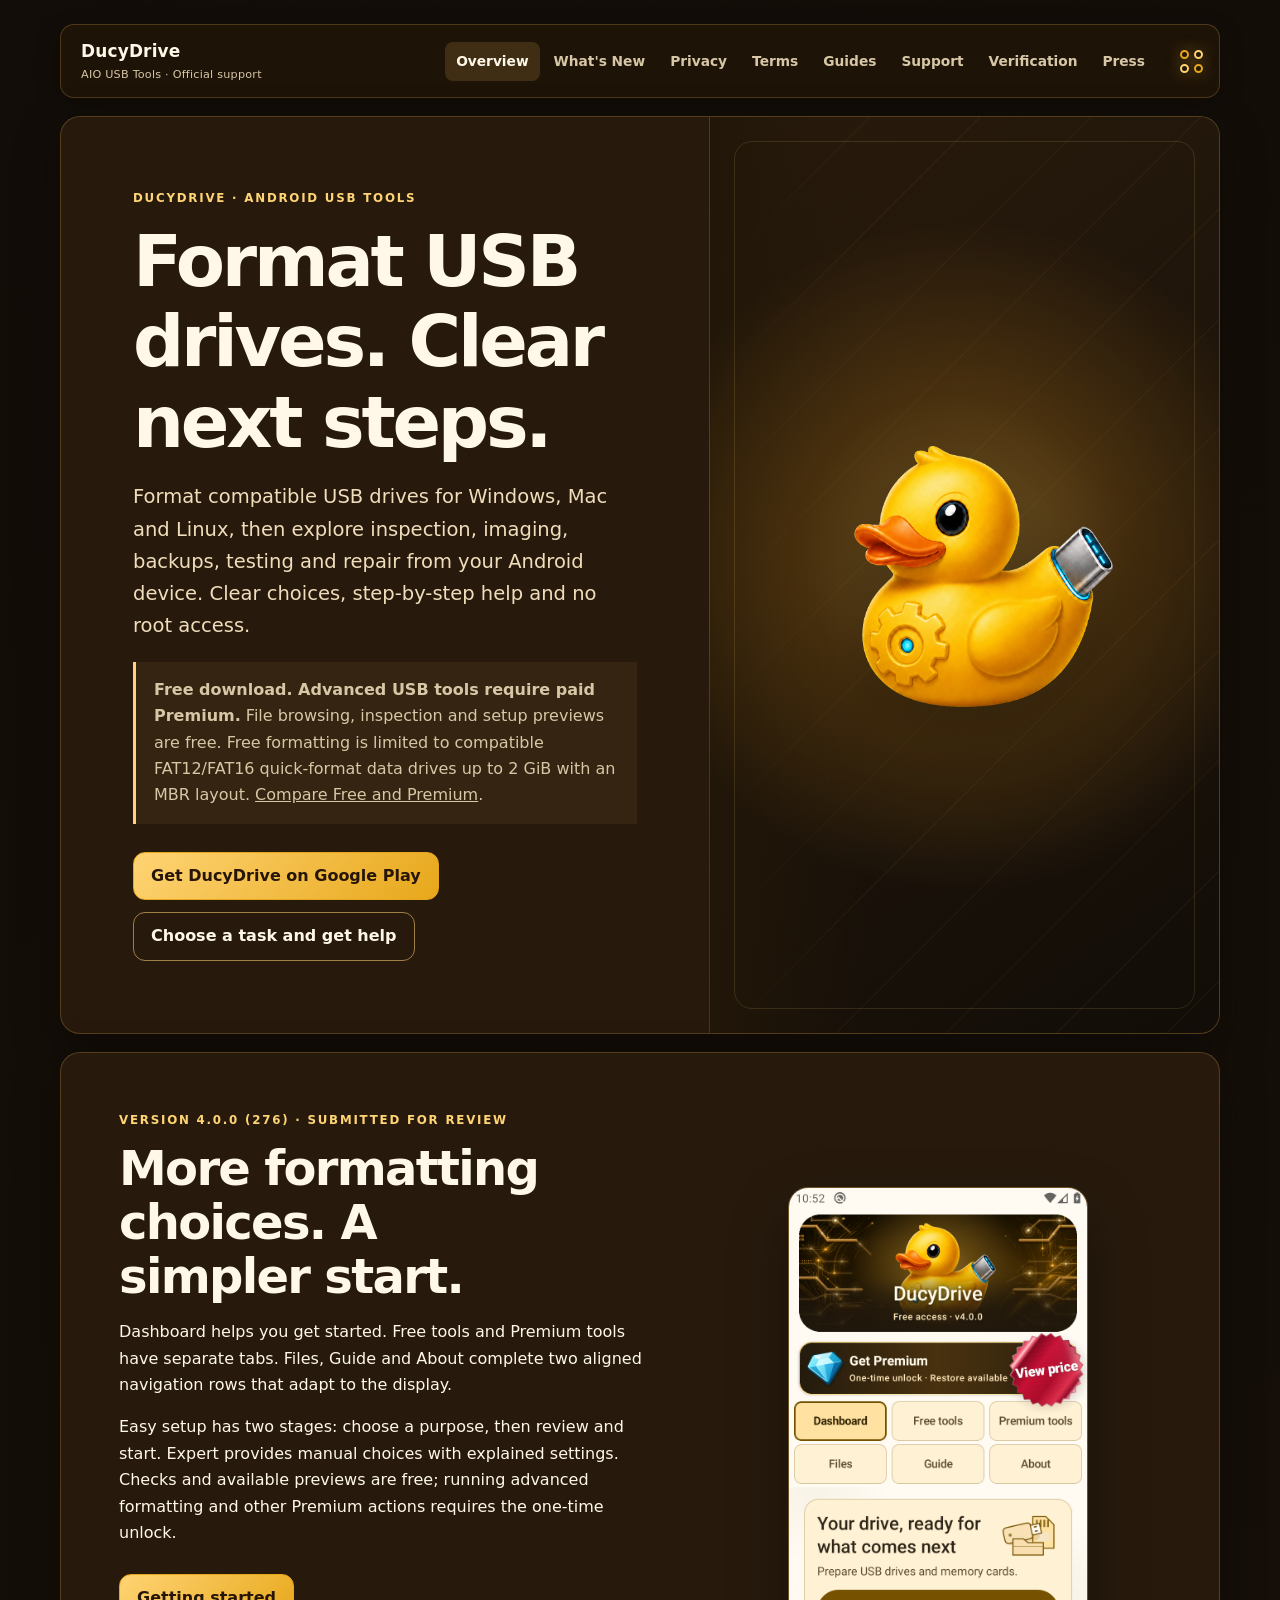
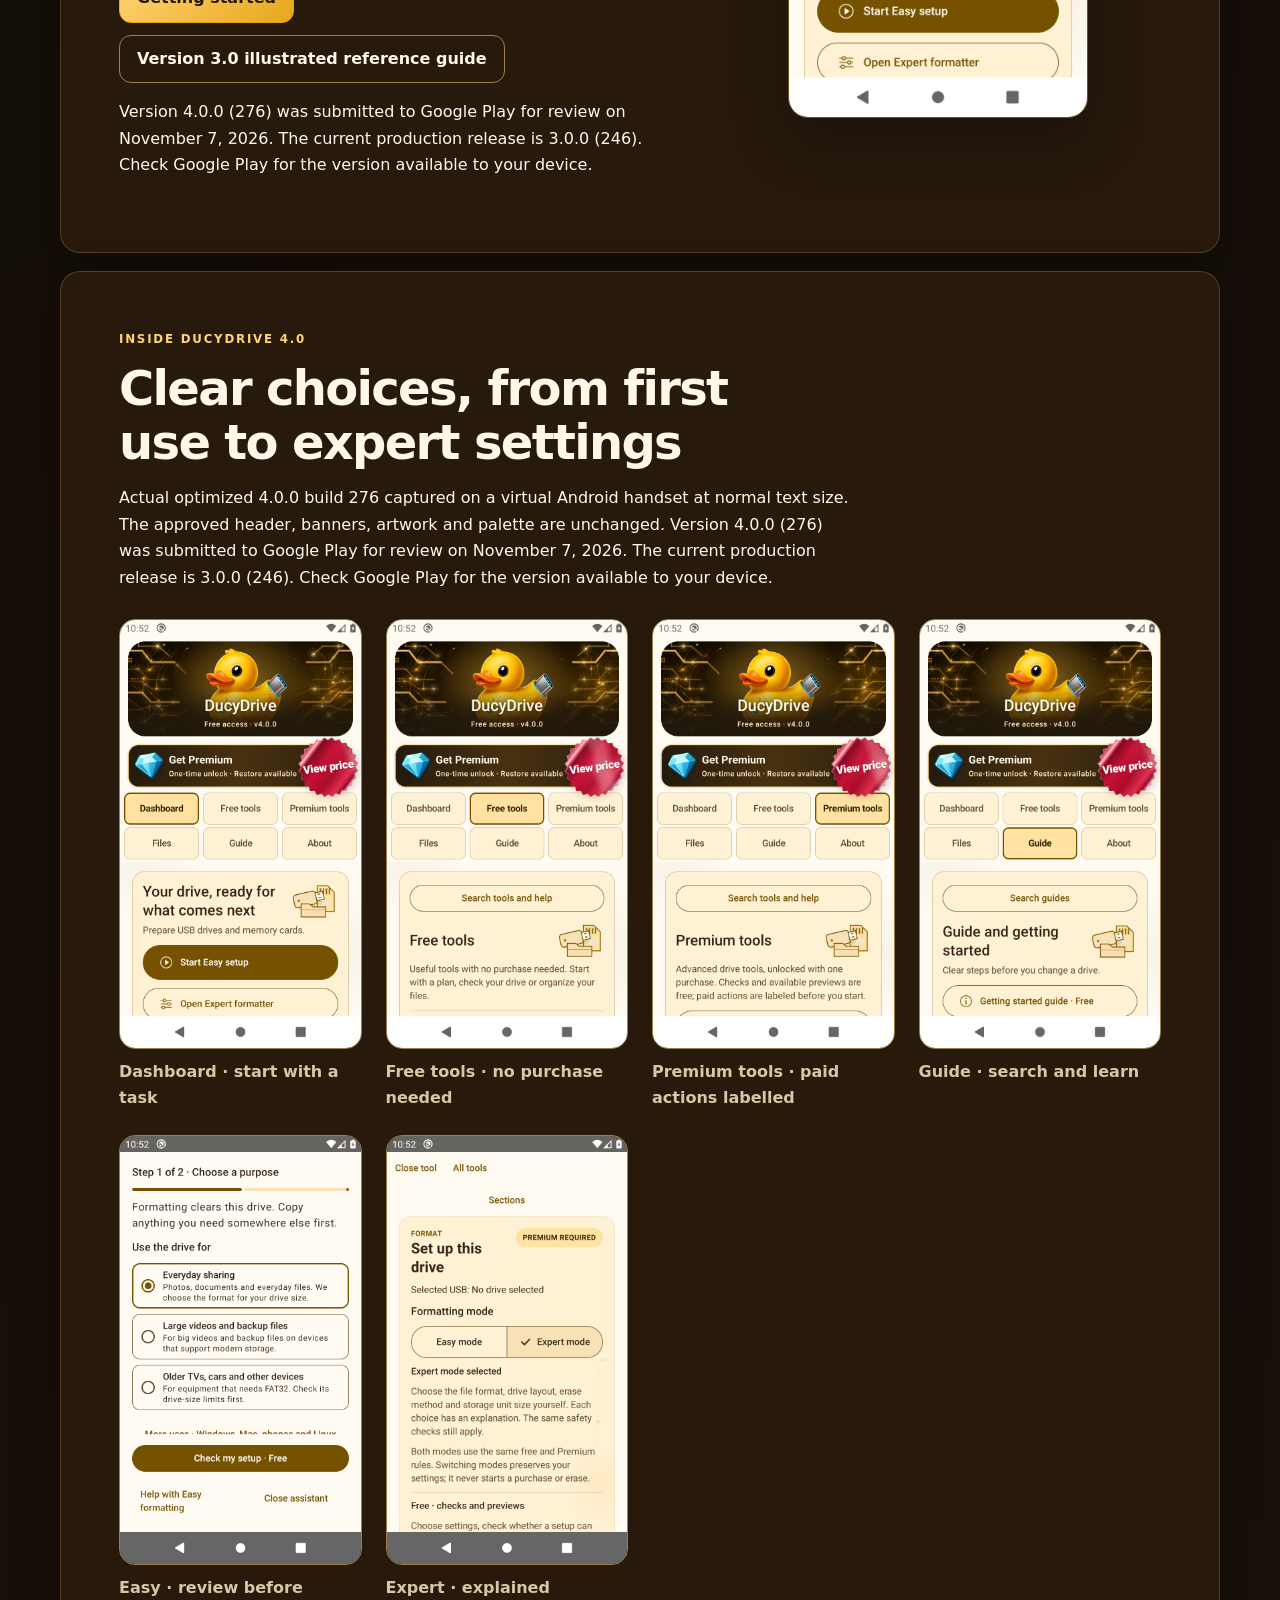
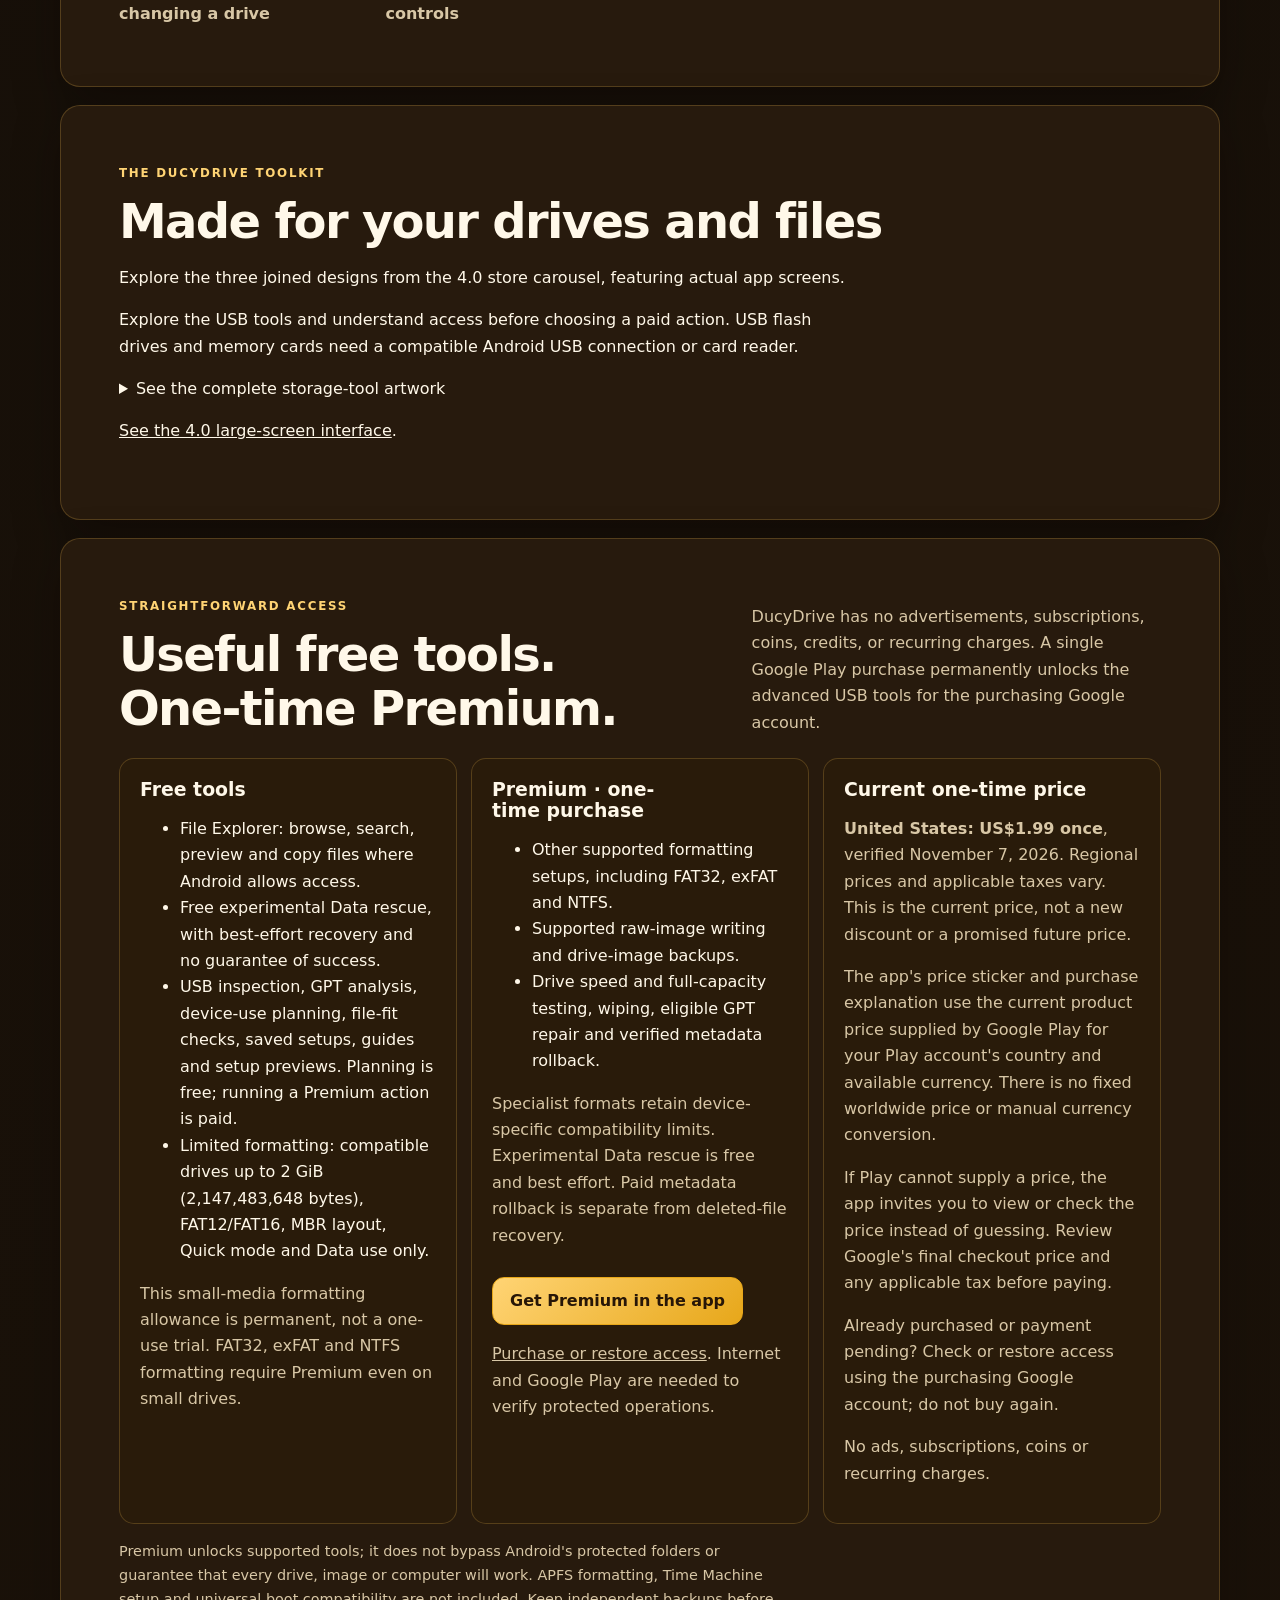
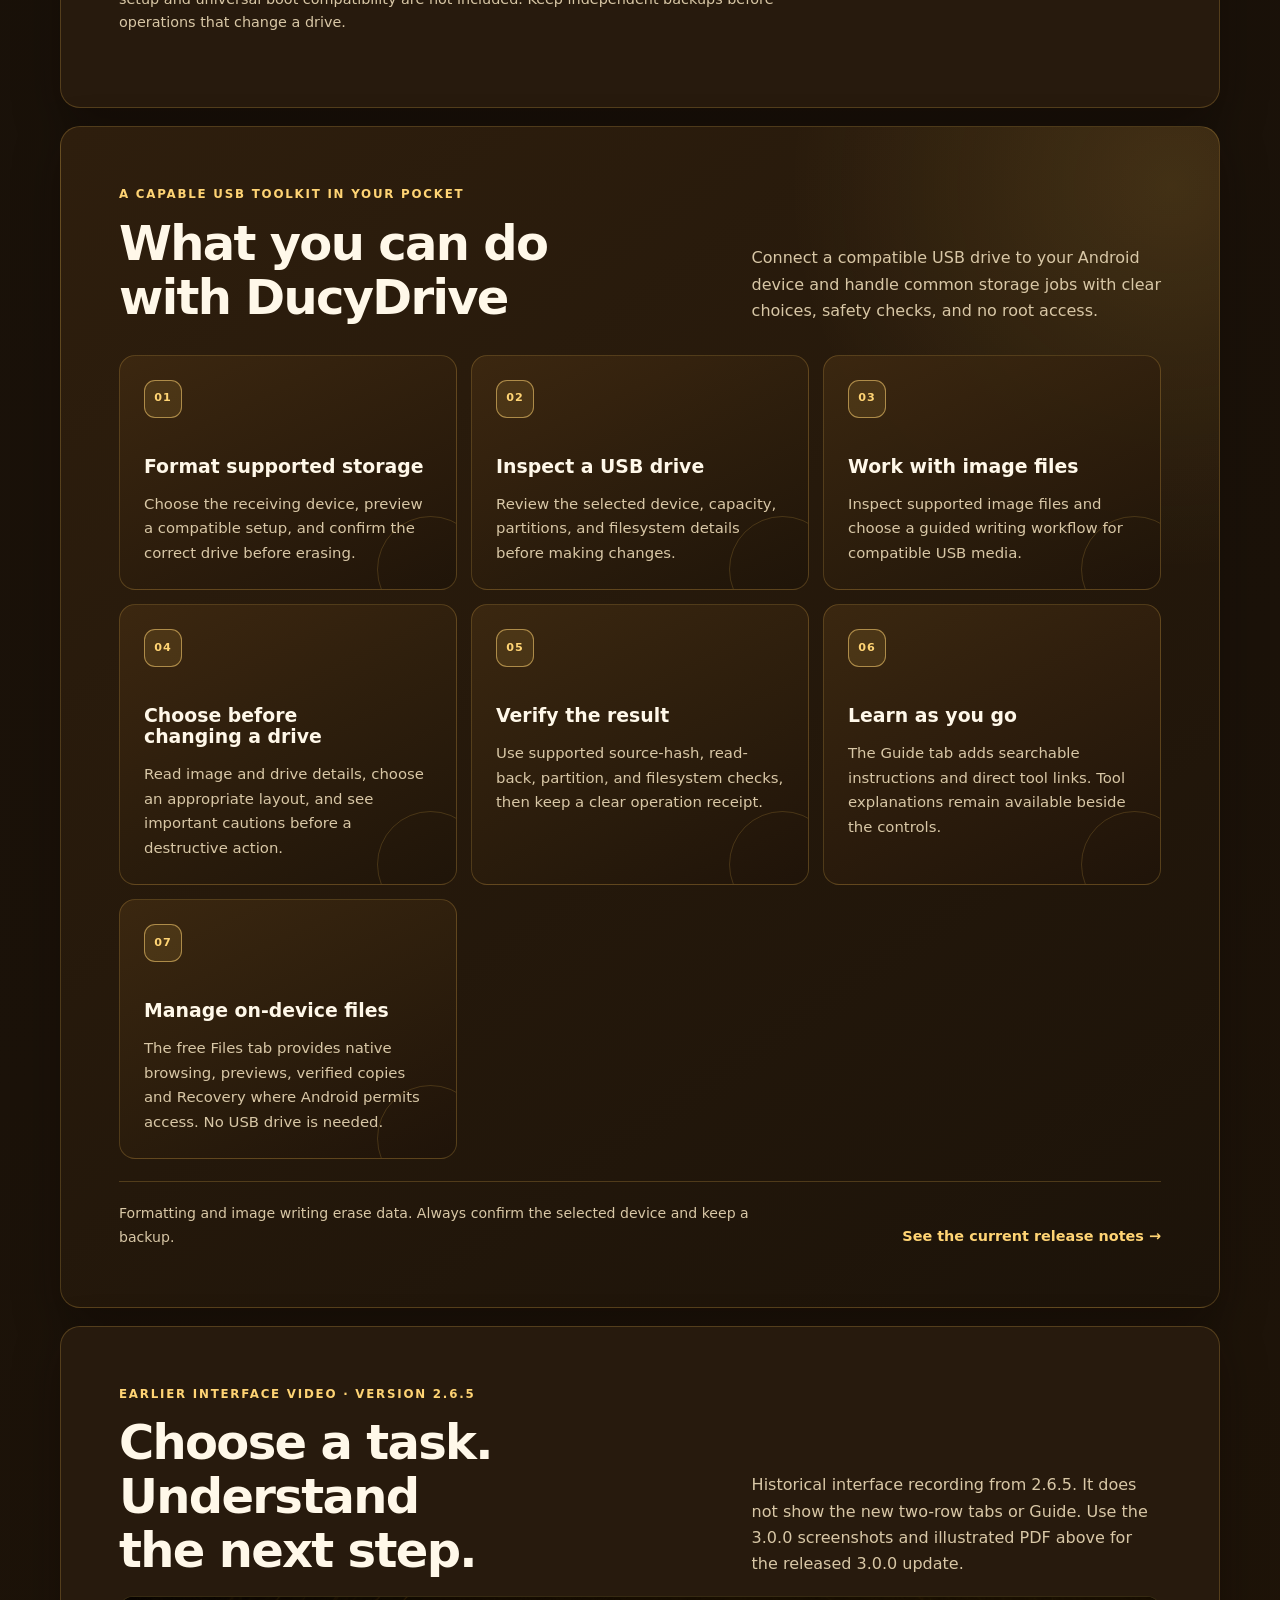
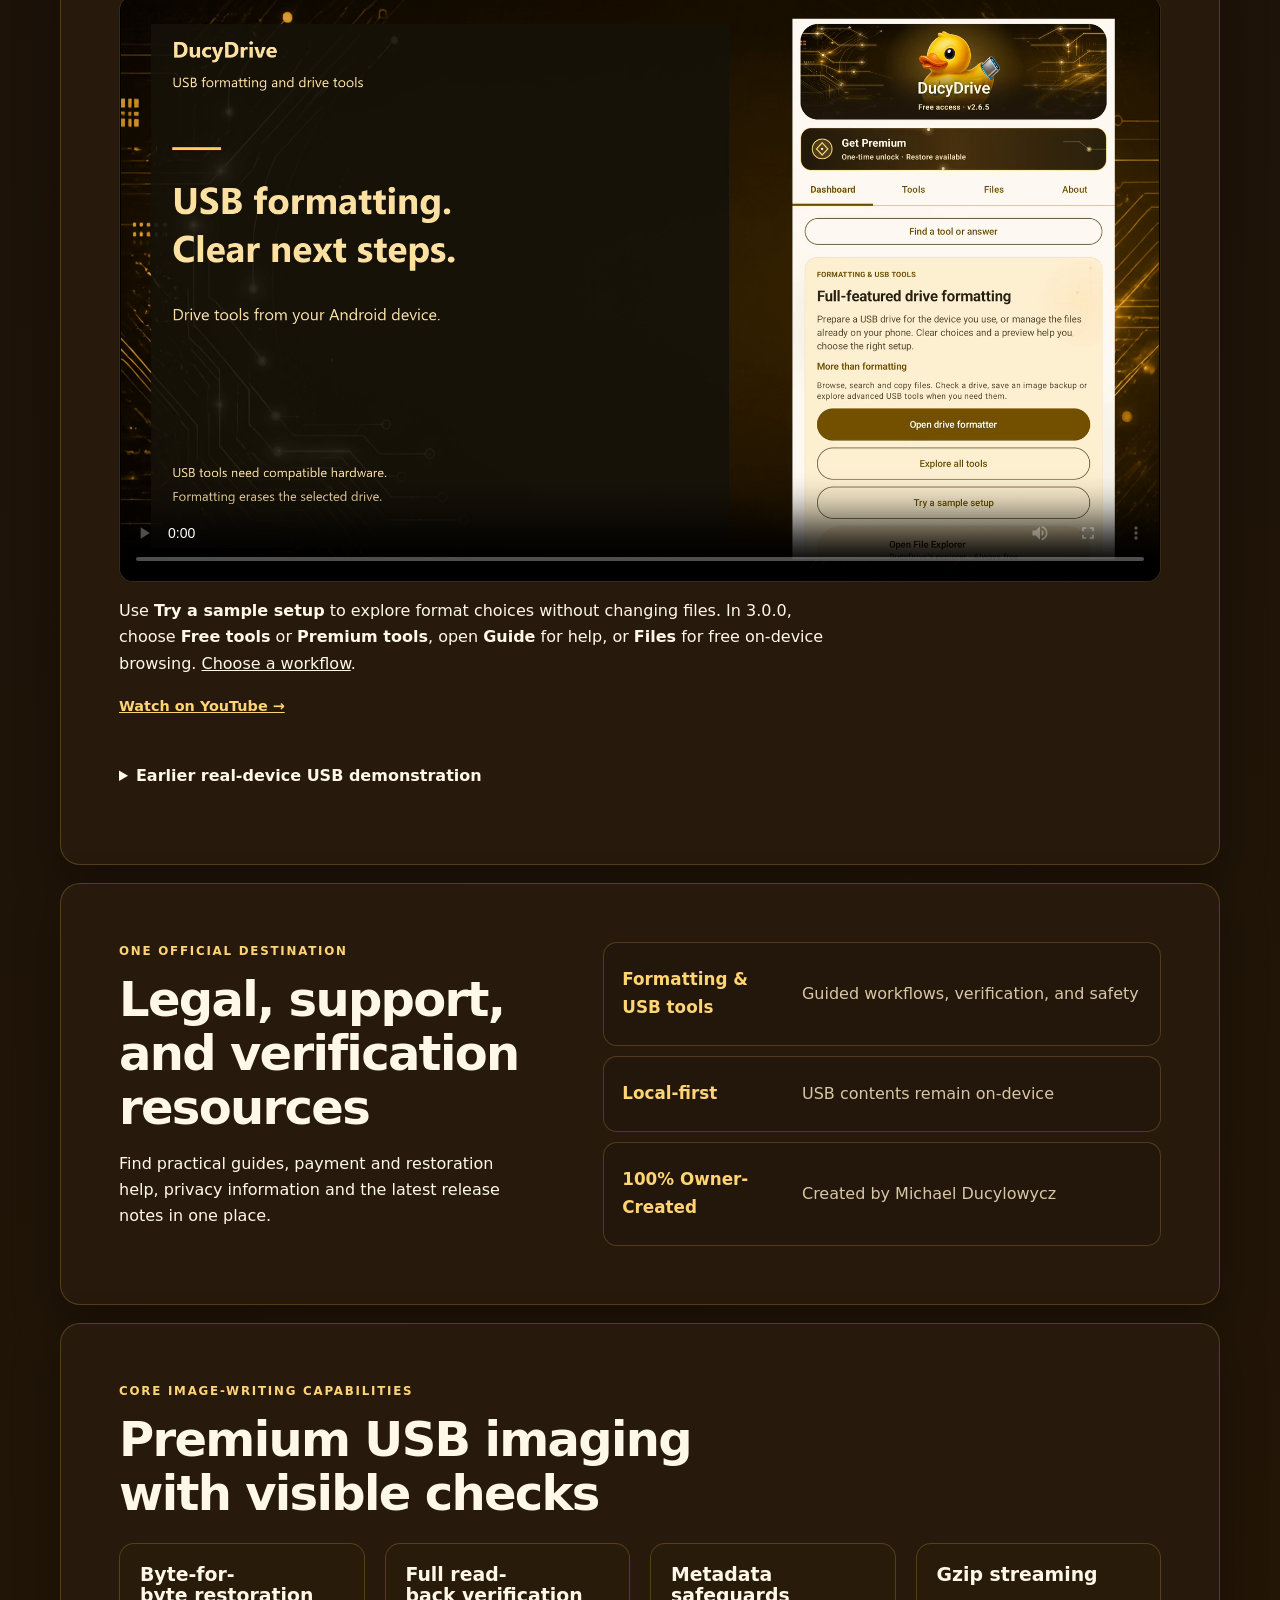
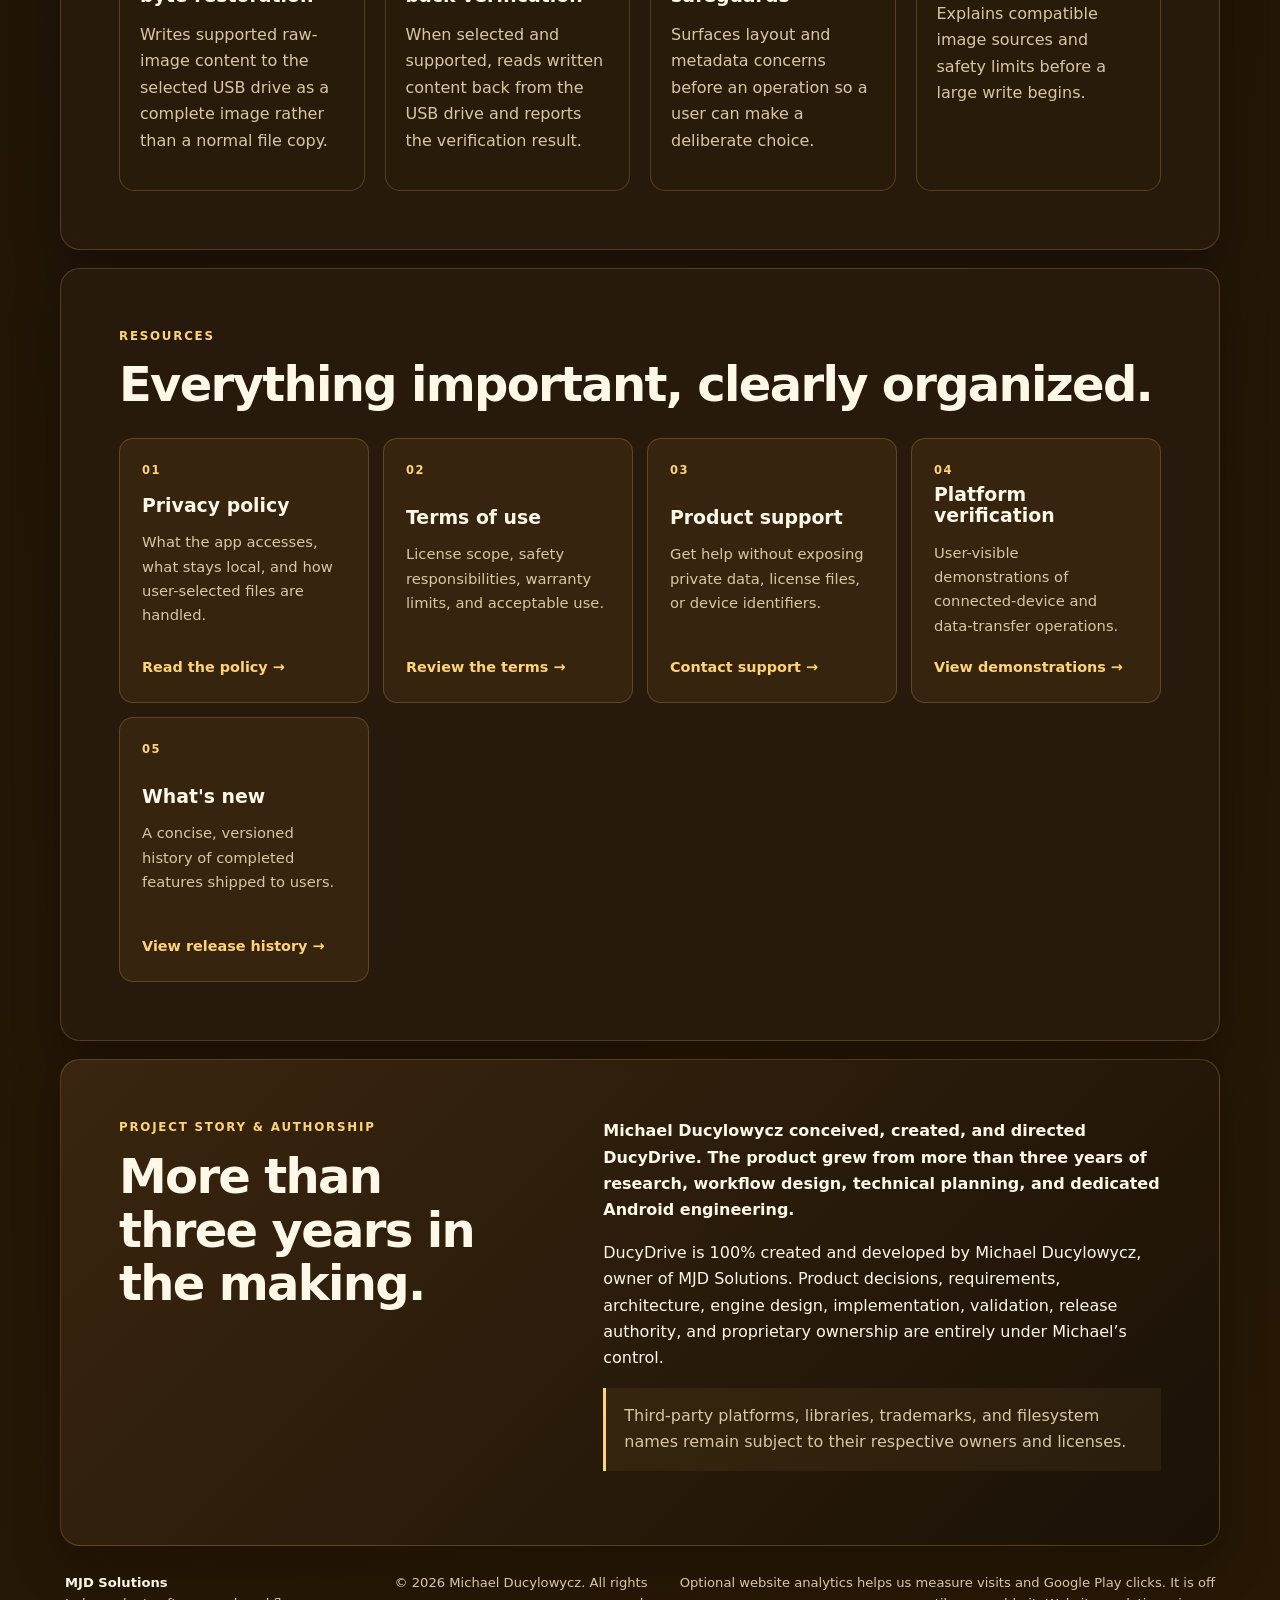
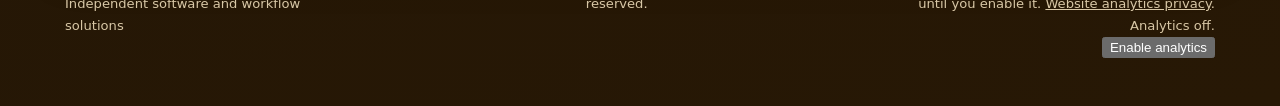
<file: index.html>
<!doctype html>
<html lang="en">
<head>
  <meta charset="utf-8">
  <meta name="viewport" content="width=device-width, initial-scale=1">
  <meta name="theme-color" content="#211608">
  <meta name="description" content="Android USB formatting tools with free file browsing, inspection and limited legacy formatting. Advanced formatting and drive tools require one-time Premium. No subscription.">
  <title>DucyDrive AIO USB Tools — Official Support</title>
  <link rel="stylesheet" href="styles.css?v=20261009-gold3">
  <script defer src="analytics.js?v=20261101"></script>
</head>
<body>
  <a class="skip-link" href="#main">Skip to content</a>
  <div class="site-shell">
    <header class="site-header">
      <a class="wordmark" href="index.html" aria-label="DucyDrive home">
        <span><strong>DucyDrive</strong><small>AIO USB Tools · Official support</small></span>
      </a>
      <nav aria-label="Primary navigation">
        <a aria-current="page" href="index.html">Overview</a>
        <a href="changelog.html">What's New</a>
        <a href="privacy.html">Privacy</a>
        <a href="terms.html">Terms</a>
        <a href="guides.html">Guides</a><a href="support.html">Support</a>
        <a href="foreground-service-verification.html">Verification</a>
        <a href="press.html">Press</a>
      </nav>
      <span class="header-accent" aria-hidden="true"><i></i><i></i><i></i><i></i></span>
    </header>

    <main id="main">
      <section class="hero">
        <div class="hero-copy">
          <p class="eyebrow">DucyDrive · Android USB tools</p>
          <h1>Format USB drives. Clear next steps.</h1>
          <p class="lede">
            Format compatible USB drives for Windows, Mac and Linux, then explore
            inspection, imaging, backups, testing and repair from your Android device.
            Clear choices, step-by-step help and no root access.
          </p>
          <p class="notice"><strong>Free download. Advanced USB tools require paid Premium.</strong> File browsing, inspection and setup previews are free. Free formatting is limited to compatible FAT12/FAT16 quick-format data drives up to 2 GiB with an MBR layout. <a href="#purchase">Compare Free and Premium</a>.</p>
          <div class="actions">
            <a class="button primary" href="https://play.google.com/store/apps/details?id=com.michaelducylowycz.duchydriveaiousbtools&amp;referrer=utm_source%3Dducydrive_support%26utm_medium%3Downed%26utm_campaign%3Dwebsite_index%26utm_content%3Dindex_link_1">Get DucyDrive on Google Play</a>
            <a class="button" href="guides.html">Choose a task and get help</a>
          </div>
        </div>
        <div class="hero-art" role="img" aria-label="Original DucyDrive duck with USB connector on a dark gold circuit background"></div>
      </section>

      <section class="section release-spotlight" aria-labelledby="release-spotlight-title">
        <div><p class="eyebrow">Version 4.0.0 (276) · submitted for review</p><h2 id="release-spotlight-title">More formatting choices. A simpler start.</h2>
        <p>Dashboard helps you get started. Free tools and Premium tools have separate tabs. Files, Guide and About complete two aligned navigation rows that adapt to the display.</p>
        <p>Easy setup has two stages: choose a purpose, then review and start. Expert provides manual choices with explained settings. Checks and available previews are free; running advanced formatting and other Premium actions requires the one-time unlock.</p>
        <div class="actions"><a class="button primary" href="guides.html">Getting started</a><a class="button" href="assets/release-3.0.0/DucyDrive-Illustrated-User-Guide-3.0.0.pdf">Version 3.0 illustrated reference guide</a></div><p>Version 4.0.0 (276) was submitted to Google Play for review on November 7, 2026. The current production release is 3.0.0 (246). Check Google Play for the version available to your device.</p></div>
        <a class="release-screen" href="assets/release-4.0.0/dashboard.png"><img src="assets/release-4.0.0/dashboard.png" alt="Actual optimized 4.0.0 Dashboard with the approved duck header and Premium banner preserved" width="1080" height="1920"></a>
      </section>
      <section class="section" id="screenshots" aria-labelledby="screenshots-title"><p class="eyebrow">Inside DucyDrive 4.0</p><h2 id="screenshots-title">Clear choices, from first use to expert settings</h2>
      <p>Actual optimized 4.0.0 build 276 captured on a virtual Android handset at normal text size. The approved header, banners, artwork and palette are unchanged. Version 4.0.0 (276) was submitted to Google Play for review on November 7, 2026. The current production release is 3.0.0 (246). Check Google Play for the version available to your device.</p><div class="screenshot-grid"><figure><a href="assets/release-4.0.0/dashboard.png"><img src="assets/release-4.0.0/dashboard.png" alt="DucyDrive 4.0.0: getting started with Easy and Expert options and Premium details" width="1080" height="1920" loading="lazy"></a><figcaption>Dashboard · start with a task</figcaption></figure><figure><a href="assets/release-4.0.0/free.png"><img src="assets/release-4.0.0/free.png" alt="DucyDrive 4.0.0: free planning, inspection and file tools" width="1080" height="1920" loading="lazy"></a><figcaption>Free tools · no purchase needed</figcaption></figure><figure><a href="assets/release-4.0.0/premium.png"><img src="assets/release-4.0.0/premium.png" alt="DucyDrive 4.0.0: advanced USB tools and optional purchase information" width="1080" height="1920" loading="lazy"></a><figcaption>Premium tools · paid actions labelled</figcaption></figure><figure><a href="assets/release-4.0.0/guide.png"><img src="assets/release-4.0.0/guide.png" alt="DucyDrive 4.0.0: searchable help with direct links to the tools" width="1080" height="1920" loading="lazy"></a><figcaption>Guide · search and learn</figcaption></figure><figure><a href="assets/release-4.0.0/easy-review.png"><img src="assets/release-4.0.0/easy-review.png" alt="DucyDrive 4.0.0: plain-language setup and review steps" width="1080" height="1920" loading="lazy"></a><figcaption>Easy · review before changing a drive</figcaption></figure><figure><a href="assets/release-4.0.0/expert.png"><img src="assets/release-4.0.0/expert.png" alt="DucyDrive 4.0.0: manual formatting settings with explanations" width="1080" height="1920" loading="lazy"></a><figcaption>Expert · explained controls</figcaption></figure></div></section>
      <section class="section" aria-labelledby="brand-toolkit-title"><p class="eyebrow">The DucyDrive toolkit</p><h2 id="brand-toolkit-title">Made for your drives and files</h2><p>Explore the three joined designs from the 4.0 store carousel, featuring actual app screens.</p><p>Explore the USB tools and understand access before choosing a paid action. USB flash drives and memory cards need a compatible Android USB connection or card reader.</p><details><summary>See the complete storage-tool artwork</summary><figure><img src="assets/release-4.0.0/01-start.png" alt="DucyDrive duck, USB drives and current Dashboard; most formats require one-time paid Premium" width="2160" height="1920" loading="lazy" style="width:100%;height:auto"><figcaption>DucyDrive duck, USB drives and current Dashboard; most formats require one-time paid Premium.</figcaption></figure><figure><img src="assets/release-4.0.0/02-format.png" alt="DucyDrive formatting choices with explained Expert controls; advanced actions require Premium" width="2160" height="1920" loading="lazy" style="width:100%;height:auto"><figcaption>DucyDrive formatting choices with explained Expert controls; advanced actions require Premium.</figcaption></figure><figure><img src="assets/release-4.0.0/03-access.png" alt="DucyDrive free file browsing, drive checks and previews compared with paid advanced USB actions" width="2160" height="1920" loading="lazy" style="width:100%;height:auto"><figcaption>DucyDrive free file browsing, drive checks and previews compared with paid advanced USB actions.</figcaption></figure></details><p><a href="assets/release-4.0.0/ducydrive-4.0.0-tablet-wide-dashboard.png">See the 4.0 large-screen interface</a>.</p></section>
      <section class="section purchase-overview" id="purchase" aria-labelledby="purchase-title">
        <div class="section-heading-row">
          <div>
            <p class="eyebrow">Straightforward access</p>
            <h2 id="purchase-title">Useful free tools. One-time Premium.</h2>
          </div>
          <p class="section-intro">DucyDrive has no advertisements, subscriptions, coins, credits, or recurring charges. A single Google Play purchase permanently unlocks the advanced USB tools for the purchasing Google account.</p>
        </div>
        <div class="summary-grid purchase-grid">
          <article><h3>Free tools</h3><ul><li>File Explorer: browse, search, preview and copy files where Android allows access.</li><li>Free experimental Data rescue, with best-effort recovery and no guarantee of success.</li><li>USB inspection, GPT analysis, device-use planning, file-fit checks, saved setups, guides and setup previews. Planning is free; running a Premium action is paid.</li><li>Limited formatting: compatible drives up to 2 GiB (2,147,483,648 bytes), FAT12/FAT16, MBR layout, Quick mode and Data use only.</li></ul><p>This small-media formatting allowance is permanent, not a one-use trial. FAT32, exFAT and NTFS formatting require Premium even on small drives.</p></article>
          <article><h3>Premium · one-time purchase</h3><ul><li>Other supported formatting setups, including FAT32, exFAT and NTFS.</li><li>Supported raw-image writing and drive-image backups.</li><li>Drive speed and full-capacity testing, wiping, eligible GPT repair and verified metadata rollback.</li></ul><p>Specialist formats retain device-specific compatibility limits. Experimental Data rescue is free and best effort. Paid metadata rollback is separate from deleted-file recovery.</p><div class="actions"><a class="button primary" href="https://play.google.com/store/apps/details?id=com.michaelducylowycz.duchydriveaiousbtools&amp;referrer=utm_source%3Dducydrive_support%26utm_medium%3Downed%26utm_campaign%3Dwebsite_premium%26utm_content%3Dindex_link_2">Get Premium in the app</a></div><p><a href="support.html#payments">Purchase or restore access</a>. Internet and Google Play are needed to verify protected operations.</p></article>
          <article><h3>Current one-time price</h3><p><strong>United States: US$1.99 once</strong>, verified November 7, 2026. Regional prices and applicable taxes vary. This is the current price, not a new discount or a promised future price.</p><p>The app's price sticker and purchase explanation use the current product price supplied by Google Play for your Play account's country and available currency. There is no fixed worldwide price or manual currency conversion.</p><p>If Play cannot supply a price, the app invites you to view or check the price instead of guessing. Review Google's final checkout price and any applicable tax before paying.</p><p>Already purchased or payment pending? Check or restore access using the purchasing Google account; do not buy again.</p><p>No ads, subscriptions, coins or recurring charges.</p></article>
        </div>
        <p class="release-caveat">Premium unlocks supported tools; it does not bypass Android's protected folders or guarantee that every drive, image or computer will work. APFS formatting, Time Machine setup and universal boot compatibility are not included. Keep independent backups before operations that change a drive.</p>
      </section>

      <section class="section feature-overview" aria-labelledby="feature-overview-title">
        <div class="section-heading-row">
          <div>
            <p class="eyebrow">A capable USB toolkit in your pocket</p>
            <h2 id="feature-overview-title">What you can do with DucyDrive</h2>
          </div>
          <p class="section-intro">
            Connect a compatible USB drive to your Android device and handle common
            storage jobs with clear choices, safety checks, and no root access.
          </p>
        </div>
        <div class="feature-card-grid">
          <article class="feature-card">
            <span class="feature-symbol" aria-hidden="true">01</span>
            <h3>Format supported storage</h3>
            <p>Choose the receiving device, preview a compatible setup, and confirm the correct drive before erasing.</p>
          </article>
          <article class="feature-card">
            <span class="feature-symbol" aria-hidden="true">02</span>
            <h3>Inspect a USB drive</h3>
            <p>Review the selected device, capacity, partitions, and filesystem details before making changes.</p>
          </article>
          <article class="feature-card">
            <span class="feature-symbol" aria-hidden="true">03</span>
            <h3>Work with image files</h3>
            <p>Inspect supported image files and choose a guided writing workflow for compatible USB media.</p>
          </article>
          <article class="feature-card">
            <span class="feature-symbol" aria-hidden="true">04</span>
            <h3>Choose before changing a drive</h3>
            <p>Read image and drive details, choose an appropriate layout, and see important cautions before a destructive action.</p>
          </article>
          <article class="feature-card">
            <span class="feature-symbol" aria-hidden="true">05</span>
            <h3>Verify the result</h3>
            <p>Use supported source-hash, read-back, partition, and filesystem checks, then keep a clear operation receipt.</p>
          </article>
          <article class="feature-card">
            <span class="feature-symbol" aria-hidden="true">06</span>
            <h3>Learn as you go</h3>
            <p>The Guide tab adds searchable instructions and direct tool links. Tool explanations remain available beside the controls.</p>
          </article>
          <article class="feature-card">
            <span class="feature-symbol" aria-hidden="true">07</span>
            <h3>Manage on-device files</h3>
            <p>The free Files tab provides native browsing, previews, verified copies and Recovery where Android permits access. No USB drive is needed.</p>
          </article>
        </div>
        <div class="feature-footer">
          <p>Formatting and image writing erase data. Always confirm the selected device and keep a backup.</p>
          <a class="text-link" href="changelog.html">See the current release notes →</a>
        </div>
      </section>

      <section class="section product-demo" aria-labelledby="product-demo-title">
        <div class="section-heading-row">
          <div><p class="eyebrow">Earlier interface video · version 2.6.5</p>
            <h2 id="product-demo-title">Choose a task. Understand the next step.</h2></div>
          <p class="section-intro">Historical interface recording from 2.6.5. It does not show the new two-row tabs or Guide. Use the 3.0.0 screenshots and illustrated PDF above for the released 3.0.0 update.</p>
        </div>
        <video controls playsinline preload="metadata" poster="assets/DucyDrive-2.6.5-landscape-poster.png" aria-label="DucyDrive 2.6.5 interface preview" style="width:100%;max-height:none;aspect-ratio:16/9">
          <source src="assets/DucyDrive-2.6.5-website.mp4" type="video/mp4">
          <track kind="captions" src="assets/DucyDrive-2.6.5-captions.vtt" srclang="en" label="English">
          Your browser does not support embedded video. <a href="assets/DucyDrive-2.6.5-website.mp4">Download the preview</a>.
        </video>
        <p>Use <strong>Try a sample setup</strong> to explore format choices without changing files. In 3.0.0, choose <strong>Free tools</strong> or <strong>Premium tools</strong>, open <strong>Guide</strong> for help, or <strong>Files</strong> for free on-device browsing. <a href="guides.html">Choose a workflow</a>.</p>
        <p><a class="text-link" href="https://www.youtube.com/watch?v=0Upu1O_dHvs">Watch on YouTube →</a></p>
        <details class="animation-preview"><summary>Earlier real-device USB demonstration</summary>
          <p>Historical version 2.0.1 recording showing a connected USB drive. It shows the earlier interface.</p>
          <video controls playsinline preload="none" poster="social/duchydrive-v201-poster.jpg"><source src="social/duchydrive-tiktok-real-device-v201.mp4" type="video/mp4">Your browser does not support embedded video.</video>
        </details>
      </section>

      <section class="section intro-grid" aria-labelledby="official-title">
        <div>
          <p class="eyebrow">One official destination</p>
          <h2 id="official-title">Legal, support, and verification resources</h2>
          <p>
            Find practical guides, payment and restoration help, privacy information and the latest release notes in one place.
          </p>
        </div>
        <div class="metric-panel" aria-label="Product facts">
          <div><strong>Formatting &amp; USB tools</strong><span>Guided workflows, verification, and safety</span></div>
          <div><strong>Local-first</strong><span>USB contents remain on-device</span></div>
          <div><strong>100% Owner-Created</strong><span>Created by Michael Ducylowycz</span></div>
        </div>
      </section>

      <section class="section" aria-labelledby="v2-features-title">
        <p class="eyebrow">Core image-writing capabilities</p>
        <h2 id="v2-features-title">Premium USB imaging with visible checks</h2>
        <div class="summary-grid" style="grid-template-columns: repeat(auto-fit, minmax(240px, 1fr)); gap: 1.25rem;">
          <article>
            <h3>Byte-for-byte restoration</h3>
            <p>Writes supported raw-image content to the selected USB drive as a complete image rather than a normal file copy.</p>
          </article>
          <article>
            <h3>Full read-back verification</h3>
            <p>When selected and supported, reads written content back from the USB drive and reports the verification result.</p>
          </article>
          <article>
            <h3>Metadata safeguards</h3>
            <p>Surfaces layout and metadata concerns before an operation so a user can make a deliberate choice.</p>
          </article>
          <article>
            <h3>Gzip streaming</h3>
            <p>Explains compatible image sources and safety limits before a large write begins.</p>
          </article>
        </div>
      </section>

      <section class="section" aria-labelledby="resources-title">
        <p class="eyebrow">Resources</p>
        <h2 id="resources-title">Everything important, clearly organized.</h2>
        <div class="card-grid">
          <a class="resource-card" href="privacy.html">
            <span class="card-icon" aria-hidden="true">01</span>
            <h3>Privacy policy</h3>
            <p>What the app accesses, what stays local, and how user-selected files are handled.</p>
            <span class="text-link">Read the policy →</span>
          </a>
          <a class="resource-card" href="terms.html">
            <span class="card-icon" aria-hidden="true">02</span>
            <h3>Terms of use</h3>
            <p>License scope, safety responsibilities, warranty limits, and acceptable use.</p>
            <span class="text-link">Review the terms →</span>
          </a>
          <a class="resource-card" href="support.html">
            <span class="card-icon" aria-hidden="true">03</span>
            <h3>Product support</h3>
            <p>Get help without exposing private data, license files, or device identifiers.</p>
            <span class="text-link">Contact support →</span>
          </a>
          <a class="resource-card" href="foreground-service-verification.html">
            <span class="card-icon" aria-hidden="true">04</span>
            <h3>Platform verification</h3>
            <p>User-visible demonstrations of connected-device and data-transfer operations.</p>
            <span class="text-link">View demonstrations →</span>
          </a>
          <a class="resource-card" href="changelog.html">
            <span class="card-icon" aria-hidden="true">05</span>
            <h3>What's new</h3>
            <p>A concise, versioned history of completed features shipped to users.</p>
            <span class="text-link">View release history →</span>
          </a>
        </div>
      </section>

      <section class="section story" aria-labelledby="story-title">
        <div>
          <p class="eyebrow">Project story & authorship</p>
          <h2 id="story-title">More than three years in the making.</h2>
        </div>
        <div class="story-copy">
          <p>
            Michael Ducylowycz conceived, created, and directed DucyDrive. The product grew
            from more than three years of research, workflow design, technical
            planning, and dedicated Android engineering.
          </p>
          <p>
            DucyDrive is 100% created and developed by Michael Ducylowycz, owner of MJD
            Solutions. Product decisions, requirements, architecture, engine design, implementation, validation, release
            authority, and proprietary ownership are entirely under Michael’s control.
          </p>
          <p class="notice">
            Third-party platforms, libraries, trademarks, and filesystem names
            remain subject to their respective owners and licenses.
          </p>
        </div>
      </section>
    </main>

    <footer>
      <div><strong>MJD Solutions</strong><span>Independent software and workflow solutions</span></div>
      <p>© 2026 Michael Ducylowycz. All rights reserved.</p>
    <section aria-label="Website analytics preferences"><p>Optional website analytics helps us measure visits and Google Play clicks. It is off until you enable it. <a href="privacy.html#website-analytics">Website analytics privacy</a>. <span id="analytics-status" role="status">Analytics off.</span> <button type="button" id="analytics-enable">Enable analytics</button> <button type="button" id="analytics-disable" hidden>Disable analytics</button></p></section></footer>
  </div>
</body>
</html>
</file>
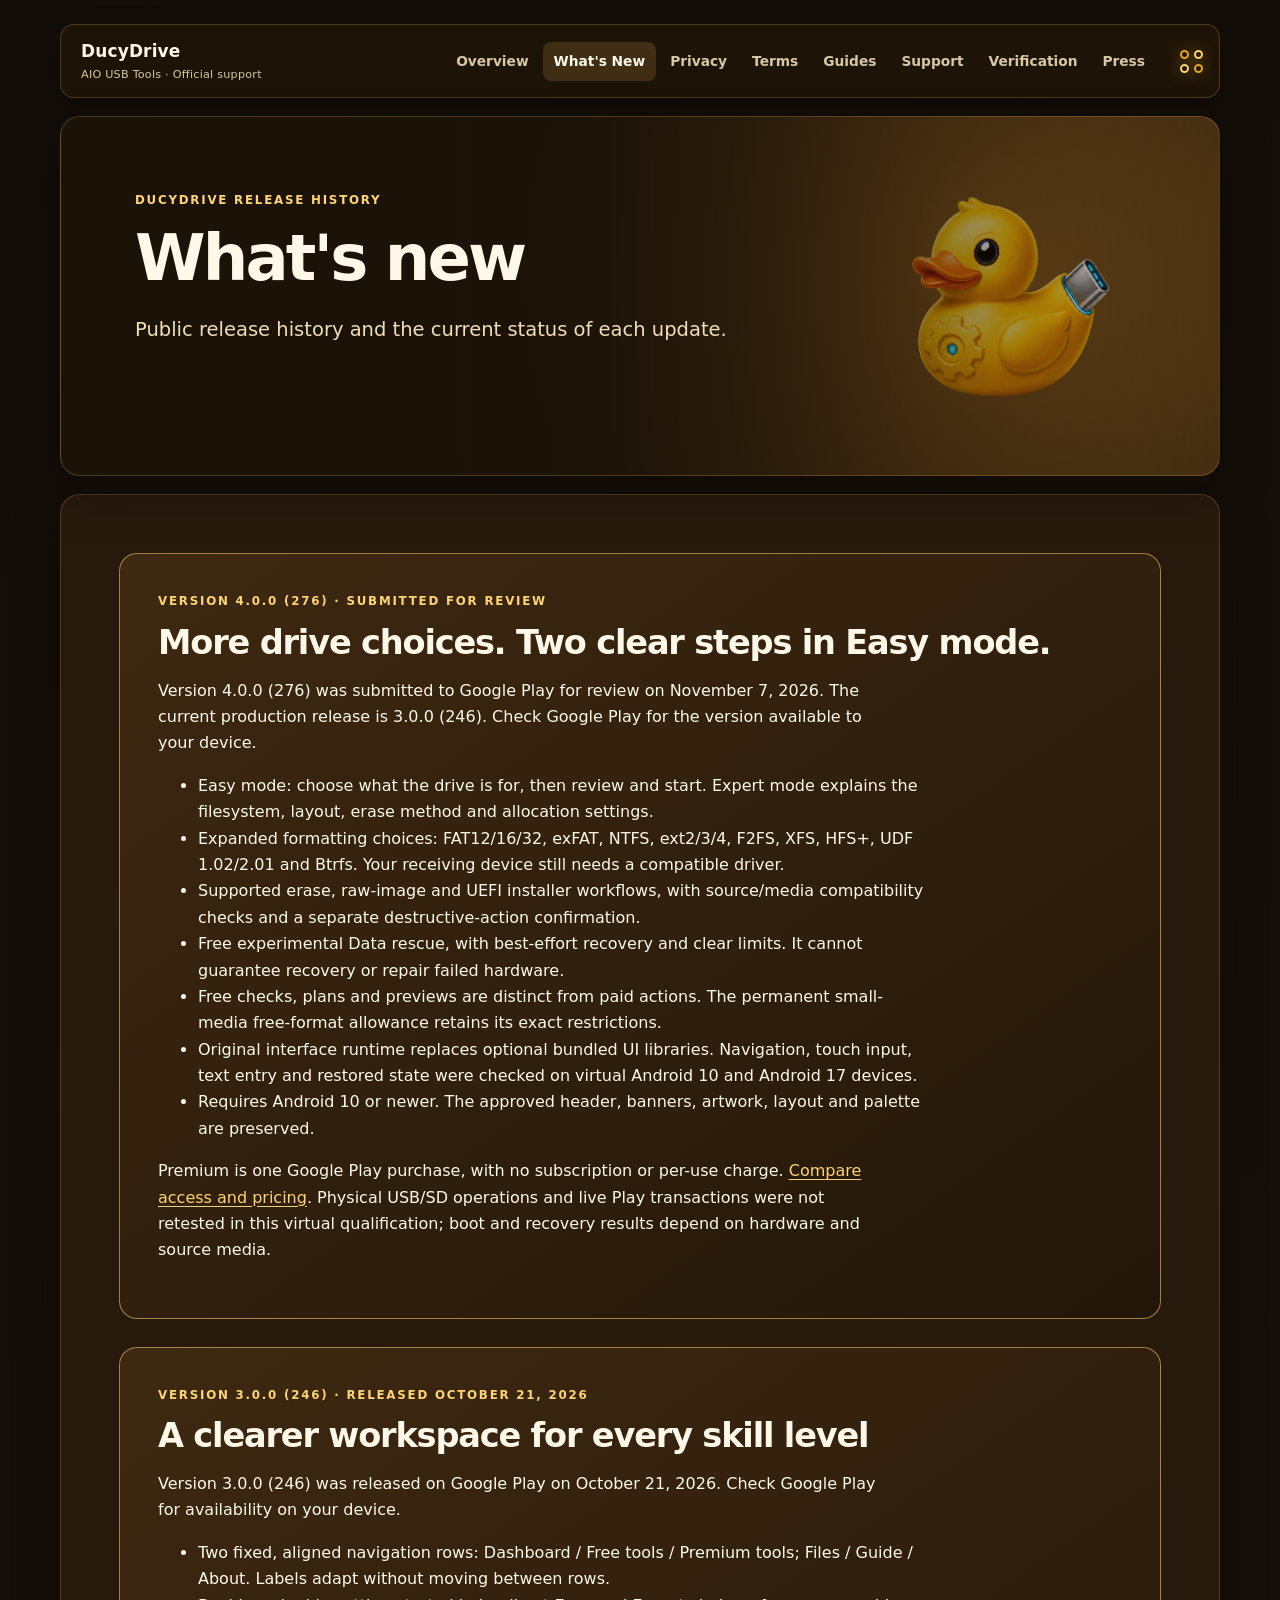
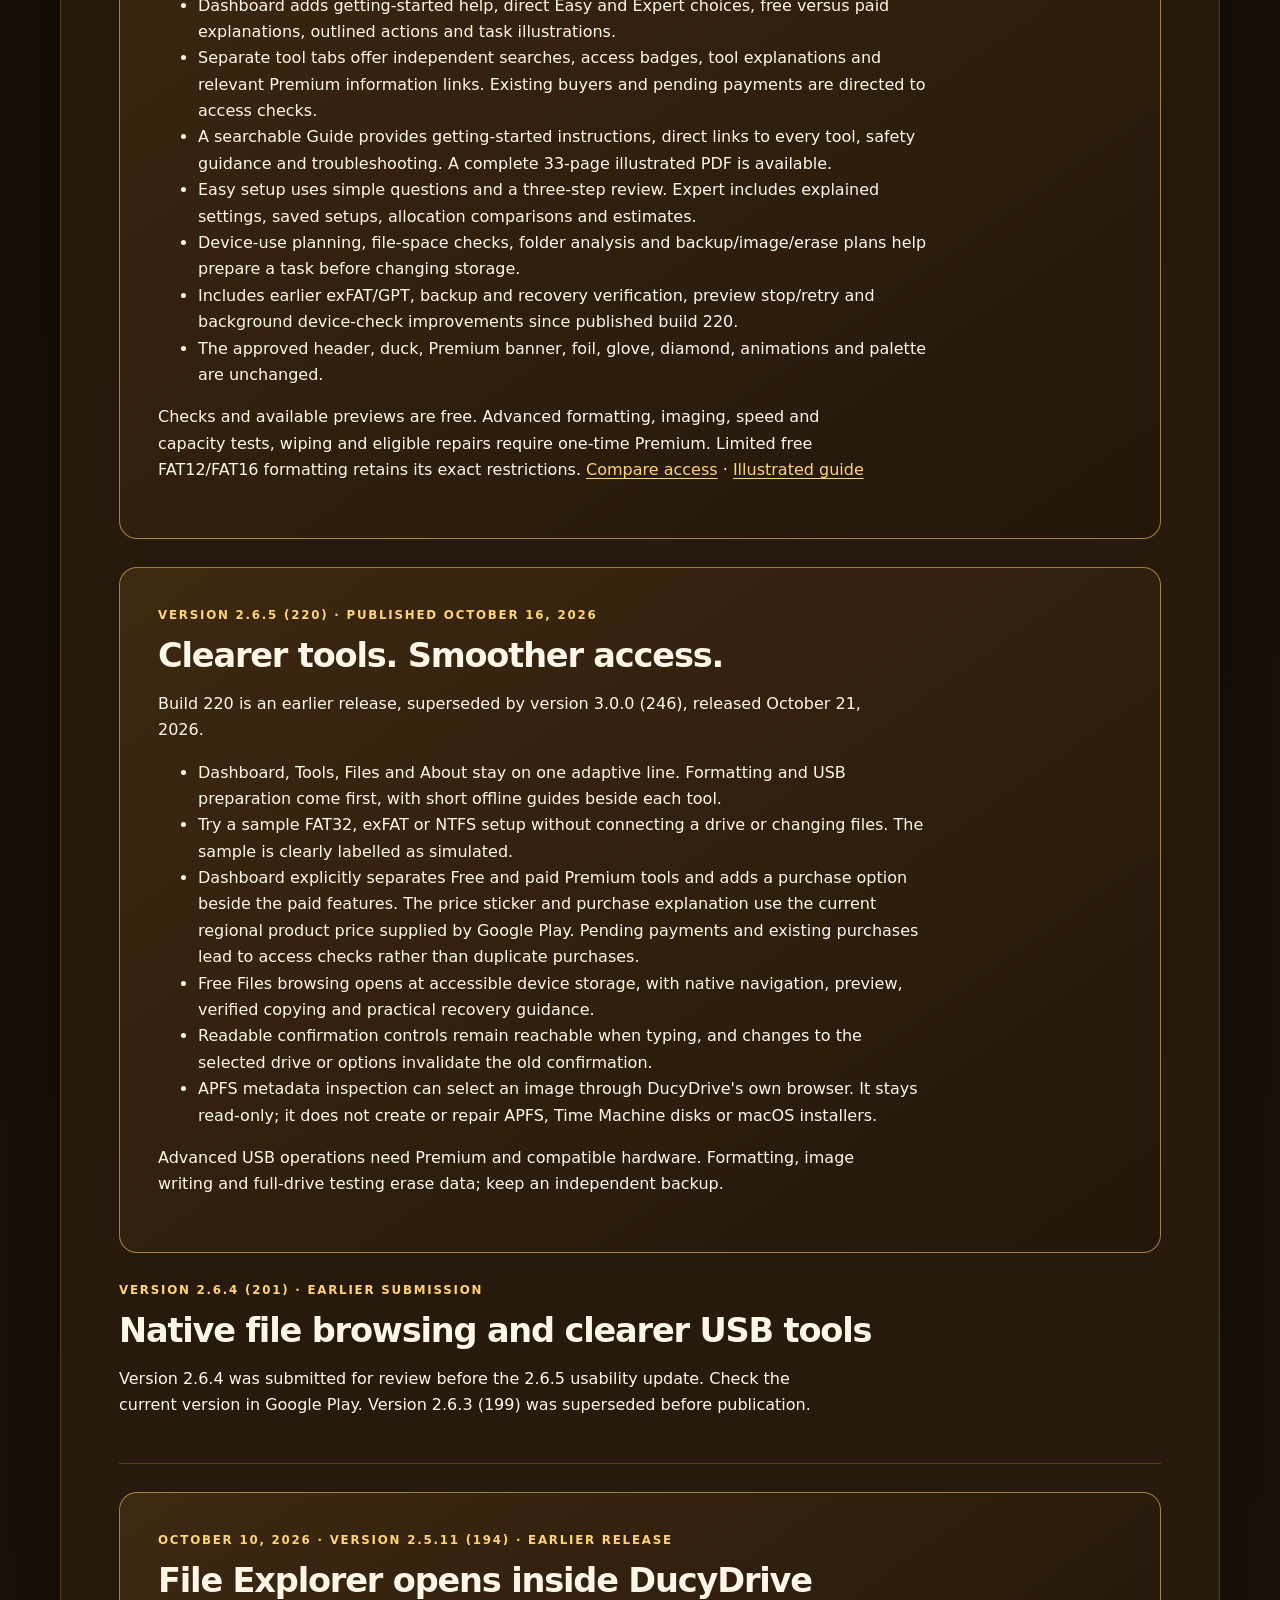
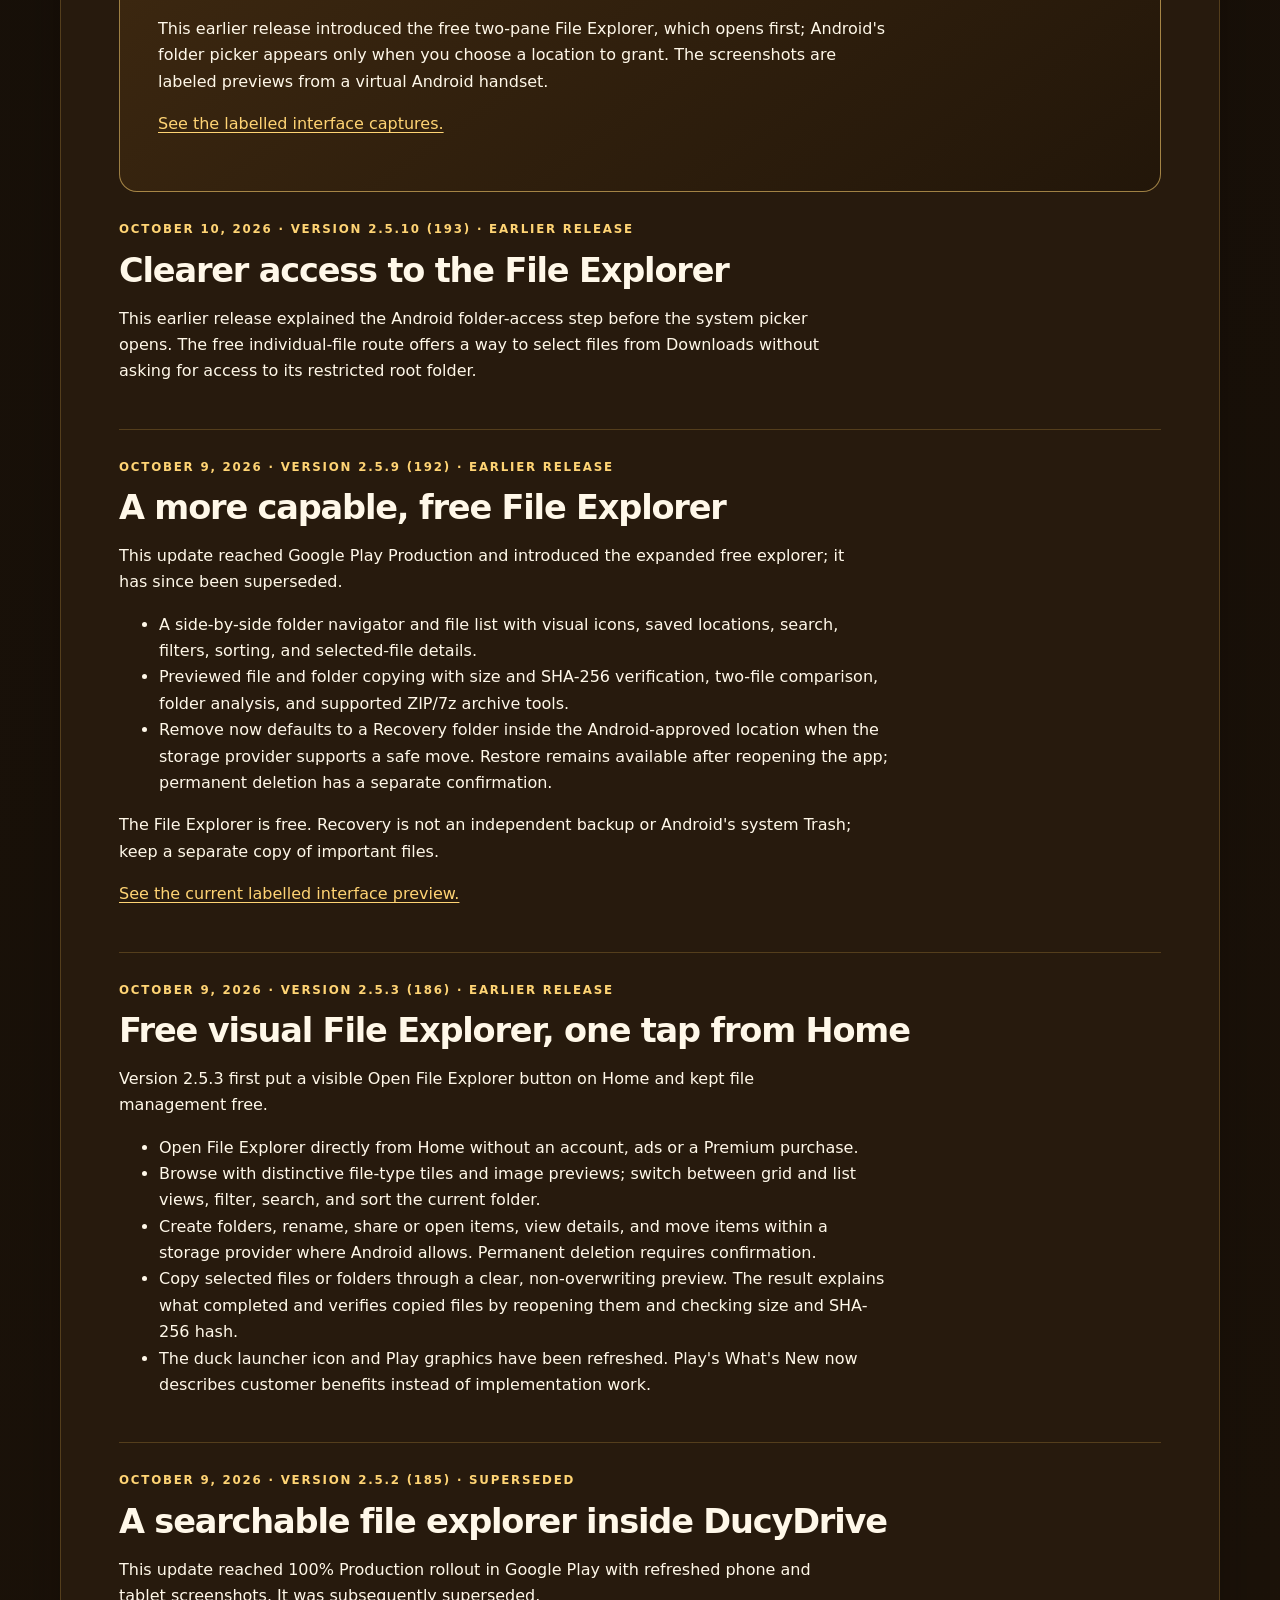
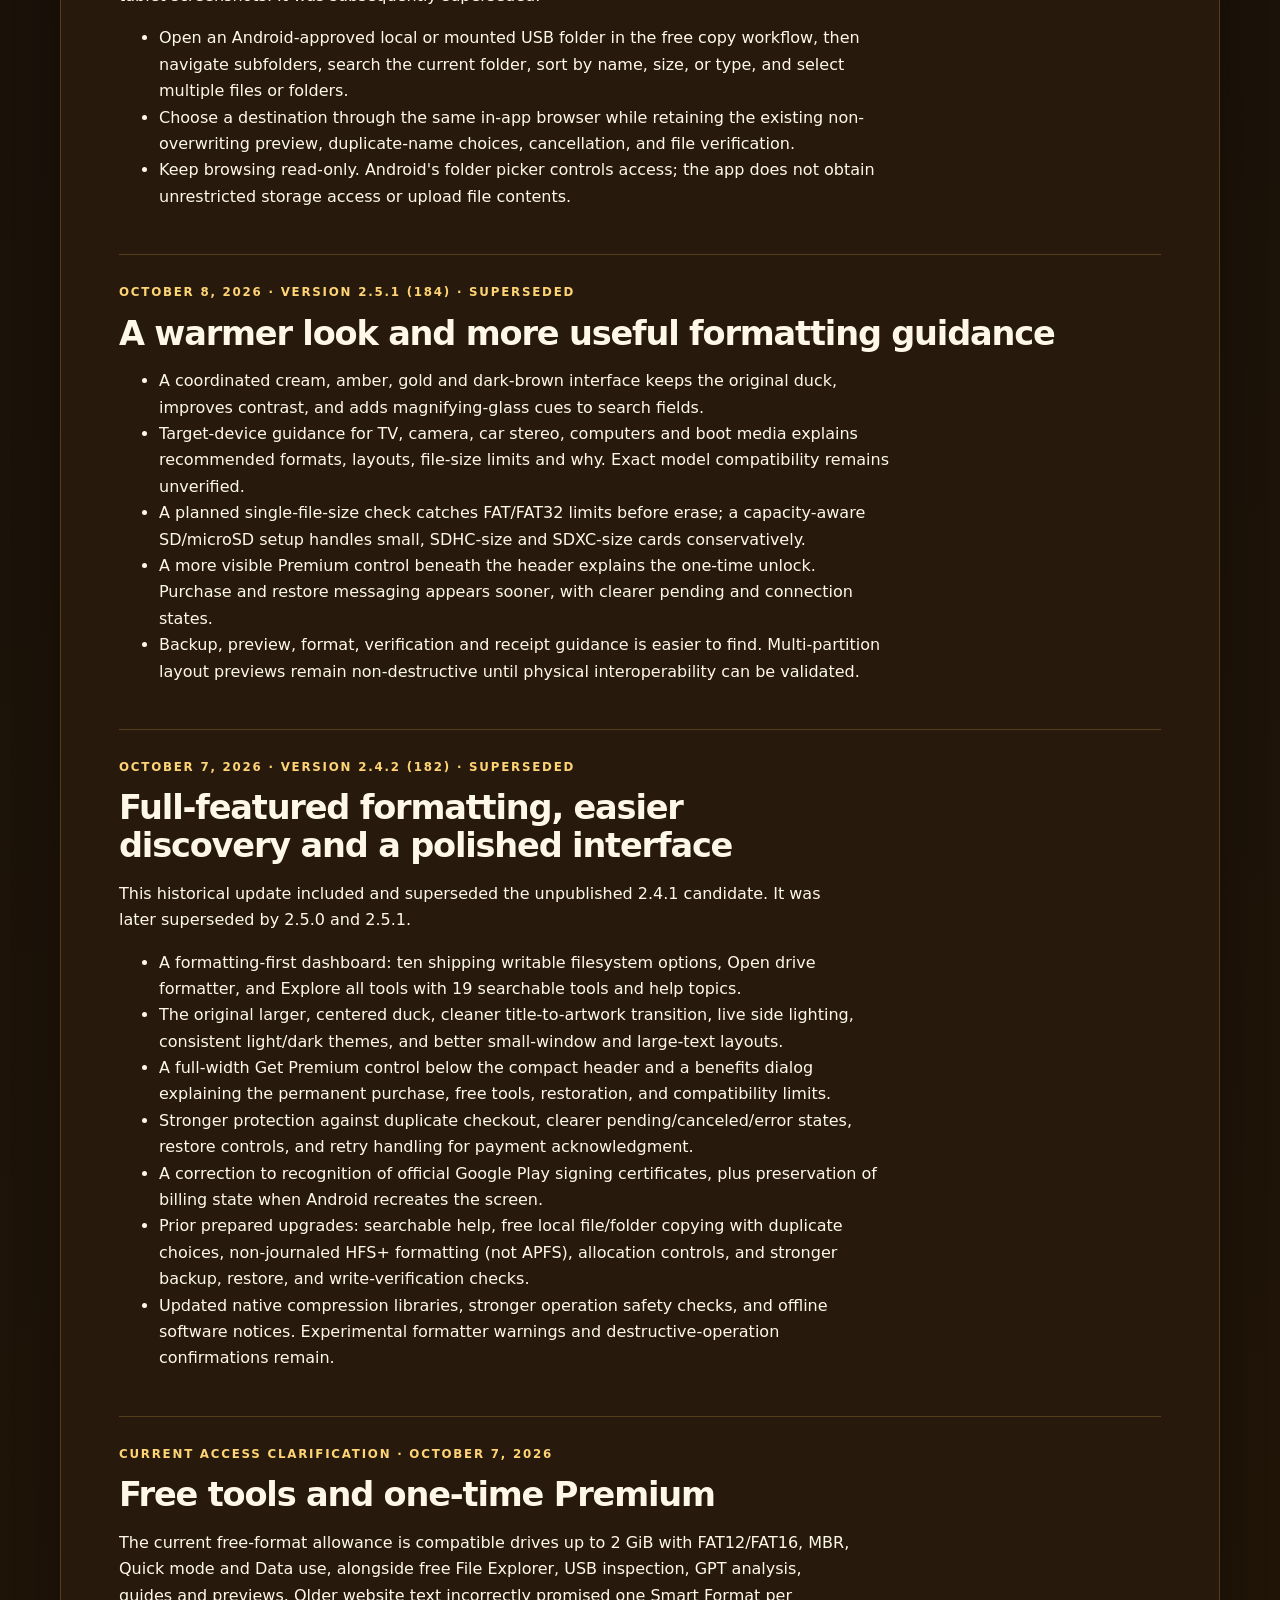
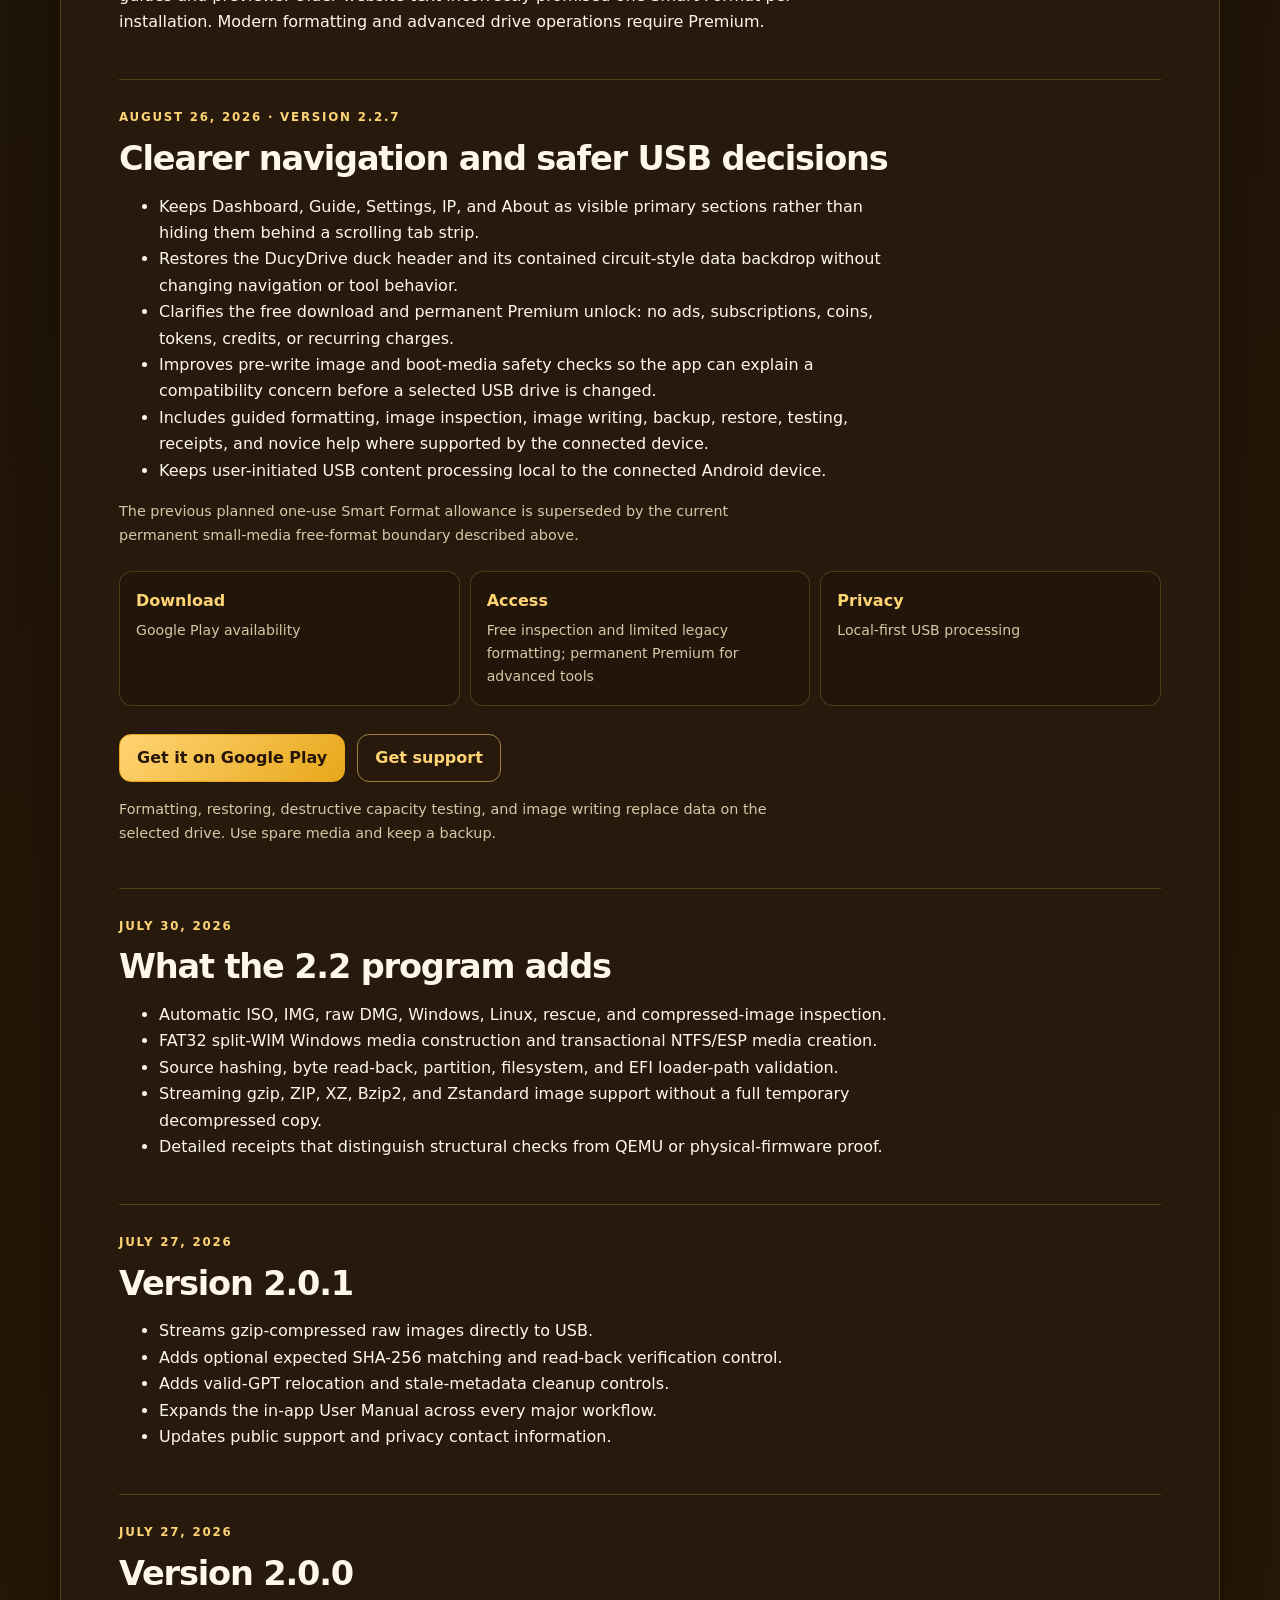
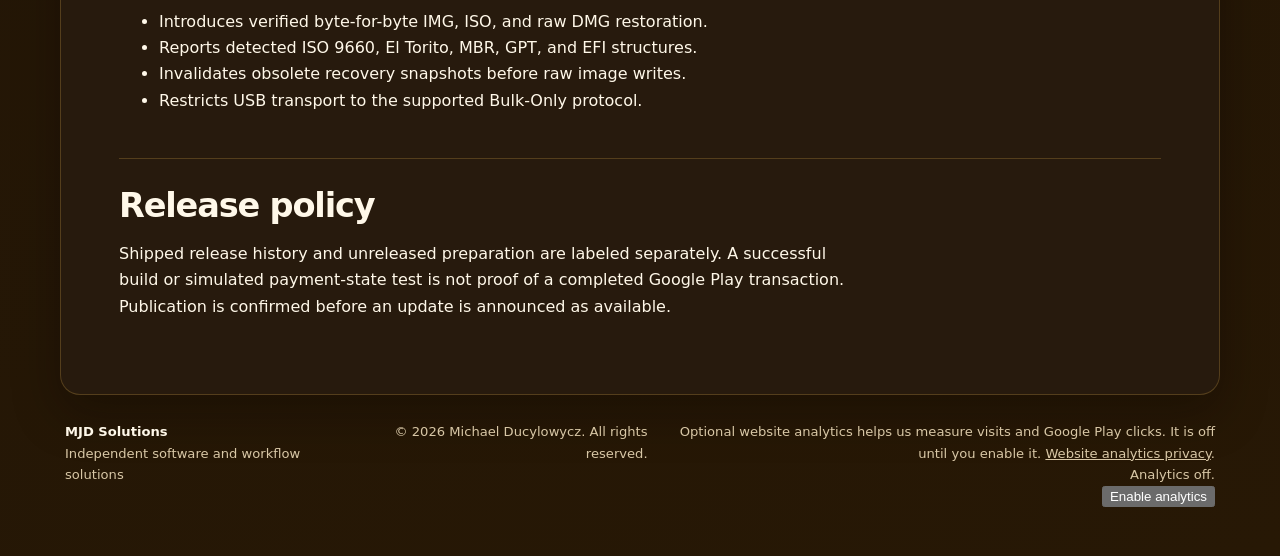
<file: changelog.html>
<!doctype html>
<html lang="en">
<head>
  <meta charset="utf-8">
  <meta name="viewport" content="width=device-width, initial-scale=1">
  <meta name="theme-color" content="#211608">
  <meta name="description" content="DucyDrive AIO USB Tools feature and release history.">
  <title>What's New — DucyDrive AIO USB Tools</title>
  <link rel="stylesheet" href="styles.css?v=20261009-gold3">
  <script defer src="analytics.js?v=20261101"></script>
</head>
<body>
  <a class="skip-link" href="#main">Skip to content</a>
  <div class="site-shell">
    <header class="site-header">
      <a class="wordmark" href="index.html" aria-label="DucyDrive home">
        <span><strong>DucyDrive</strong><small>AIO USB Tools · Official support</small></span>
      </a>
      <nav aria-label="Primary navigation">
        <a href="index.html">Overview</a><a aria-current="page" href="changelog.html">What's New</a>
        <a href="privacy.html">Privacy</a><a href="terms.html">Terms</a>
        <a href="guides.html">Guides</a><a href="support.html">Support</a><a href="foreground-service-verification.html">Verification</a><a href="press.html">Press</a>
      </nav>
      <span class="header-accent" aria-hidden="true"><i></i><i></i><i></i><i></i></span>
    </header>
    <main id="main">
      <section class="page-hero">
        <p class="eyebrow">DucyDrive release history</p>
        <h1>What's new</h1>
        <p class="lede">Public release history and the current status of each update.</p>
      </section>
      <div class="content-panel"><section class="content-section release-current" id="release-4-0-0"><p class="eyebrow">Version 4.0.0 (276) · submitted for review</p><h2>More drive choices. Two clear steps in Easy mode.</h2><p>Version 4.0.0 (276) was submitted to Google Play for review on November 7, 2026. The current production release is 3.0.0 (246). Check Google Play for the version available to your device.</p><ul><li>Easy mode: choose what the drive is for, then review and start. Expert mode explains the filesystem, layout, erase method and allocation settings.</li><li>Expanded formatting choices: FAT12/16/32, exFAT, NTFS, ext2/3/4, F2FS, XFS, HFS+, UDF 1.02/2.01 and Btrfs. Your receiving device still needs a compatible driver.</li><li>Supported erase, raw-image and UEFI installer workflows, with source/media compatibility checks and a separate destructive-action confirmation.</li><li>Free experimental Data rescue, with best-effort recovery and clear limits. It cannot guarantee recovery or repair failed hardware.</li><li>Free checks, plans and previews are distinct from paid actions. The permanent small-media free-format allowance retains its exact restrictions.</li><li>Original interface runtime replaces optional bundled UI libraries. Navigation, touch input, text entry and restored state were checked on virtual Android 10 and Android 17 devices.</li><li>Requires Android 10 or newer. The approved header, banners, artwork, layout and palette are preserved.</li></ul><p>Premium is one Google Play purchase, with no subscription or per-use charge. <a href="index.html#purchase">Compare access and pricing</a>. Physical USB/SD operations and live Play transactions were not retested in this virtual qualification; boot and recovery results depend on hardware and source media.</p></section><section class="content-section release-current" id="release-3-0-0"><p class="eyebrow">Version 3.0.0 (246) · released October 21, 2026</p><h2>A clearer workspace for every skill level</h2><p>Version 3.0.0 (246) was released on Google Play on October 21, 2026. Check Google Play for availability on your device.</p><ul>
<li>Two fixed, aligned navigation rows: Dashboard / Free tools / Premium tools; Files / Guide / About. Labels adapt without moving between rows.</li>
<li>Dashboard adds getting-started help, direct Easy and Expert choices, free versus paid explanations, outlined actions and task illustrations.</li>
<li>Separate tool tabs offer independent searches, access badges, tool explanations and relevant Premium information links. Existing buyers and pending payments are directed to access checks.</li>
<li>A searchable Guide provides getting-started instructions, direct links to every tool, safety guidance and troubleshooting. A complete 33-page illustrated PDF is available.</li>
<li>Easy setup uses simple questions and a three-step review. Expert includes explained settings, saved setups, allocation comparisons and estimates.</li>
<li>Device-use planning, file-space checks, folder analysis and backup/image/erase plans help prepare a task before changing storage.</li>
<li>Includes earlier exFAT/GPT, backup and recovery verification, preview stop/retry and background device-check improvements since published build 220.</li>
<li>The approved header, duck, Premium banner, foil, glove, diamond, animations and palette are unchanged.</li></ul><p>Checks and available previews are free. Advanced formatting, imaging, speed and capacity tests, wiping and eligible repairs require one-time Premium. Limited free FAT12/FAT16 formatting retains its exact restrictions. <a href="index.html#purchase">Compare access</a> · <a href="assets/release-3.0.0/DucyDrive-Illustrated-User-Guide-3.0.0.pdf">Illustrated guide</a></p></section>
        <section class="content-section release-current" id="release-2-6-5">
          <p class="eyebrow">Version 2.6.5 (220) · published October 16, 2026</p>
          <h2>Clearer tools. Smoother access.</h2>
          <p>Build 220 is an earlier release, superseded by version 3.0.0 (246), released October 21, 2026.</p>
          <ul>
            <li>Dashboard, Tools, Files and About stay on one adaptive line. Formatting and USB preparation come first, with short offline guides beside each tool.</li>
            <li>Try a sample FAT32, exFAT or NTFS setup without connecting a drive or changing files. The sample is clearly labelled as simulated.</li>
            <li>Dashboard explicitly separates Free and paid Premium tools and adds a purchase option beside the paid features. The price sticker and purchase explanation use the current regional product price supplied by Google Play. Pending payments and existing purchases lead to access checks rather than duplicate purchases.</li>
            <li>Free Files browsing opens at accessible device storage, with native navigation, preview, verified copying and practical recovery guidance.</li>
            <li>Readable confirmation controls remain reachable when typing, and changes to the selected drive or options invalidate the old confirmation.</li>
            <li>APFS metadata inspection can select an image through DucyDrive's own browser. It stays read-only; it does not create or repair APFS, Time Machine disks or macOS installers.</li>
          </ul>
          <p>Advanced USB operations need Premium and compatible hardware. Formatting, image writing and full-drive testing erase data; keep an independent backup. </p>
        </section>
        <section class="content-section"><p class="eyebrow">Version 2.6.4 (201) · EARLIER SUBMISSION</p><h2>Native file browsing and clearer USB tools</h2><p>Version 2.6.4 was submitted for review before the 2.6.5 usability update. Check the current version in Google Play. Version 2.6.3 (199) was superseded before publication.</p></section>
        <section class="content-section release-current">
          <p class="eyebrow">October 10, 2026 · Version 2.5.11 (194) · EARLIER RELEASE</p>
          <h2>File Explorer opens inside DucyDrive</h2>
          <p>This earlier release introduced the free two-pane File Explorer, which opens first; Android's folder picker appears only when you choose a location to grant. The screenshots are labeled previews from a virtual Android handset.</p>
          <p><a href="index.html#screenshots">See the labelled interface captures.</a></p>
        </section>
        <section class="content-section">
          <p class="eyebrow">October 10, 2026 · Version 2.5.10 (193) · EARLIER RELEASE</p>
          <h2>Clearer access to the File Explorer</h2>
          <p>This earlier release explained the Android folder-access step before the system picker opens. The free individual-file route offers a way to select files from Downloads without asking for access to its restricted root folder.</p>
        </section>
        <section class="content-section">
          <p class="eyebrow">October 9, 2026 · Version 2.5.9 (192) · EARLIER RELEASE</p>
          <h2>A more capable, free File Explorer</h2>
          <p>This update reached Google Play Production and introduced the expanded free explorer; it has since been superseded.</p>
          <ul>
            <li>A side-by-side folder navigator and file list with visual icons, saved locations, search, filters, sorting, and selected-file details.</li>
            <li>Previewed file and folder copying with size and SHA-256 verification, two-file comparison, folder analysis, and supported ZIP/7z archive tools.</li>
            <li>Remove now defaults to a Recovery folder inside the Android-approved location when the storage provider supports a safe move. Restore remains available after reopening the app; permanent deletion has a separate confirmation.</li>
          </ul>
          <p>The File Explorer is free. Recovery is not an independent backup or Android's system Trash; keep a separate copy of important files.</p>
          <p><a href="index.html#screenshots">See the current labelled interface preview.</a></p>
        </section>
        <section class="content-section">
          <p class="eyebrow">October 9, 2026 · Version 2.5.3 (186) · EARLIER RELEASE</p>
          <h2>Free visual File Explorer, one tap from Home</h2>
          <p>Version 2.5.3 first put a visible Open File Explorer button on Home and kept file management free.</p>
          <ul>
            <li>Open File Explorer directly from Home without an account, ads or a Premium purchase.</li>
            <li>Browse with distinctive file-type tiles and image previews; switch between grid and list views, filter, search, and sort the current folder.</li>
            <li>Create folders, rename, share or open items, view details, and move items within a storage provider where Android allows. Permanent deletion requires confirmation.</li>
            <li>Copy selected files or folders through a clear, non-overwriting preview. The result explains what completed and verifies copied files by reopening them and checking size and SHA-256 hash.</li>
            <li>The duck launcher icon and Play graphics have been refreshed. Play's What's New now describes customer benefits instead of implementation work.</li>
          </ul>

        </section>
        <section class="content-section">
          <p class="eyebrow">October 9, 2026 · Version 2.5.2 (185) · SUPERSEDED</p>
          <h2>A searchable file explorer inside DucyDrive</h2>
          <p>This update reached 100% Production rollout in Google Play with refreshed phone and tablet screenshots. It was subsequently superseded.</p>
          <ul>
            <li>Open an Android-approved local or mounted USB folder in the free copy workflow, then navigate subfolders, search the current folder, sort by name, size, or type, and select multiple files or folders.</li>
            <li>Choose a destination through the same in-app browser while retaining the existing non-overwriting preview, duplicate-name choices, cancellation, and file verification.</li>
            <li>Keep browsing read-only. Android's folder picker controls access; the app does not obtain unrestricted storage access or upload file contents.</li>
          </ul>

        </section>
        <section class="content-section">
          <p class="eyebrow">October 8, 2026 · Version 2.5.1 (184) · SUPERSEDED</p>
          <h2>A warmer look and more useful formatting guidance</h2>
          <ul>
            <li>A coordinated cream, amber, gold and dark-brown interface keeps the original duck, improves contrast, and adds magnifying-glass cues to search fields.</li>
            <li>Target-device guidance for TV, camera, car stereo, computers and boot media explains recommended formats, layouts, file-size limits and why. Exact model compatibility remains unverified.</li>
            <li>A planned single-file-size check catches FAT/FAT32 limits before erase; a capacity-aware SD/microSD setup handles small, SDHC-size and SDXC-size cards conservatively.</li>
            <li>A more visible Premium control beneath the header explains the one-time unlock. Purchase and restore messaging appears sooner, with clearer pending and connection states.</li>
            <li>Backup, preview, format, verification and receipt guidance is easier to find. Multi-partition layout previews remain non-destructive until physical interoperability can be validated.</li>
          </ul>

        </section>
        <section class="content-section">
          <p class="eyebrow">October 7, 2026 · Version 2.4.2 (182) · SUPERSEDED</p>
          <h2>Full-featured formatting, easier discovery and a polished interface</h2>
          <p>This historical update included and superseded the unpublished 2.4.1 candidate. It was later superseded by 2.5.0 and 2.5.1.</p>
          <ul>
            <li>A formatting-first dashboard: ten shipping writable filesystem options, Open drive formatter, and Explore all tools with 19 searchable tools and help topics.</li>
            <li>The original larger, centered duck, cleaner title-to-artwork transition, live side lighting, consistent light/dark themes, and better small-window and large-text layouts.</li>
            <li>A full-width Get Premium control below the compact header and a benefits dialog explaining the permanent purchase, free tools, restoration, and compatibility limits.</li>
            <li>Stronger protection against duplicate checkout, clearer pending/canceled/error states, restore controls, and retry handling for payment acknowledgment.</li>
            <li>A correction to recognition of official Google Play signing certificates, plus preservation of billing state when Android recreates the screen.</li>
            <li>Prior prepared upgrades: searchable help, free local file/folder copying with duplicate choices, non-journaled HFS+ formatting (not APFS), allocation controls, and stronger backup, restore, and write-verification checks.</li>
            <li>Updated native compression libraries, stronger operation safety checks, and offline software notices. Experimental formatter warnings and destructive-operation confirmations remain.</li>
          </ul>

        </section>
        <section class="content-section">
          <p class="eyebrow">Current access clarification · October 7, 2026</p>
          <h2>Free tools and one-time Premium</h2>
          <p>The current free-format allowance is compatible drives up to 2 GiB with FAT12/FAT16, MBR, Quick mode and Data use, alongside free File Explorer, USB inspection, GPT analysis, guides and previews. Older website text incorrectly promised one Smart Format per installation. Modern formatting and advanced drive operations require Premium.</p>
        </section>
        <section class="content-section">
          <p class="eyebrow">August 26, 2026 · Version 2.2.7</p><h2>Clearer navigation and safer USB decisions</h2>
          <ul>
            <li>Keeps Dashboard, Guide, Settings, IP, and About as visible primary sections rather than hiding them behind a scrolling tab strip.</li>
            <li>Restores the DucyDrive duck header and its contained circuit-style data backdrop without changing navigation or tool behavior.</li>
            <li>Clarifies the free download and permanent Premium unlock: no ads, subscriptions, coins, tokens, credits, or recurring charges.</li>
            <li>Improves pre-write image and boot-media safety checks so the app can explain a compatibility concern before a selected USB drive is changed.</li>
            <li>Includes guided formatting, image inspection, image writing, backup, restore, testing, receipts, and novice help where supported by the connected device.</li>
            <li>Keeps user-initiated USB content processing local to the connected Android device.</li>
          </ul>
          <p class="release-caveat">The previous planned one-use Smart Format allowance is superseded by the current permanent small-media free-format boundary described above.</p>
          <div class="release-status-grid" aria-label="Google Play release status">
            <div><strong>Download</strong><span>Google Play availability</span></div>
            <div><strong>Access</strong><span>Free inspection and limited legacy formatting; permanent Premium for advanced tools</span></div>
            <div><strong>Privacy</strong><span>Local-first USB processing</span></div>
          </div>
          <div class="actions">
            <a class="button primary" href="https://play.google.com/store/apps/details?id=com.michaelducylowycz.duchydriveaiousbtools&amp;referrer=utm_source%3Dducydrive_support%26utm_medium%3Downed%26utm_campaign%3Dwebsite_changelog%26utm_content%3Dchangelog_link_1">Get it on Google Play</a>
            <a class="button" href="support.html">Get support</a>
          </div>
          <p class="release-caveat">Formatting, restoring, destructive capacity testing, and image writing replace data on the selected drive. Use spare media and keep a backup.</p>
        </section>
        <section class="content-section">
          <p class="eyebrow">July 30, 2026</p><h2>What the 2.2 program adds</h2>
          <ul>
            <li>Automatic ISO, IMG, raw DMG, Windows, Linux, rescue, and compressed-image inspection.</li>
            <li>FAT32 split-WIM Windows media construction and transactional NTFS/ESP media creation.</li>
            <li>Source hashing, byte read-back, partition, filesystem, and EFI loader-path validation.</li>
            <li>Streaming gzip, ZIP, XZ, Bzip2, and Zstandard image support without a full temporary decompressed copy.</li>
            <li>Detailed receipts that distinguish structural checks from QEMU or physical-firmware proof.</li>
          </ul>
        </section>
        <section class="content-section">
          <p class="eyebrow">July 27, 2026</p><h2>Version 2.0.1</h2>
          <ul>
            <li>Streams gzip-compressed raw images directly to USB.</li>
            <li>Adds optional expected SHA-256 matching and read-back verification control.</li>
            <li>Adds valid-GPT relocation and stale-metadata cleanup controls.</li>
            <li>Expands the in-app User Manual across every major workflow.</li>
            <li>Updates public support and privacy contact information.</li>
          </ul>
        </section>
        <section class="content-section">
          <p class="eyebrow">July 27, 2026</p><h2>Version 2.0.0</h2>
          <ul>
            <li>Introduces verified byte-for-byte IMG, ISO, and raw DMG restoration.</li>
            <li>Reports detected ISO 9660, El Torito, MBR, GPT, and EFI structures.</li>
            <li>Invalidates obsolete recovery snapshots before raw image writes.</li>
            <li>Restricts USB transport to the supported Bulk-Only protocol.</li>
          </ul>
        </section>
        <section class="content-section">
          <h2>Release policy</h2>
          <p>Shipped release history and unreleased preparation are labeled separately. A successful build or simulated payment-state test is not proof of a completed Google Play transaction. Publication is confirmed before an update is announced as available.</p>
        </section>
      </div>
    </main>
    <footer><div><strong>MJD Solutions</strong><span>Independent software and workflow solutions</span></div><p>© 2026 Michael Ducylowycz. All rights reserved.</p><section aria-label="Website analytics preferences"><p>Optional website analytics helps us measure visits and Google Play clicks. It is off until you enable it. <a href="privacy.html#website-analytics">Website analytics privacy</a>. <span id="analytics-status" role="status">Analytics off.</span> <button type="button" id="analytics-enable">Enable analytics</button> <button type="button" id="analytics-disable" hidden>Disable analytics</button></p></section></footer>
  </div>
</body>
</html>
</file>
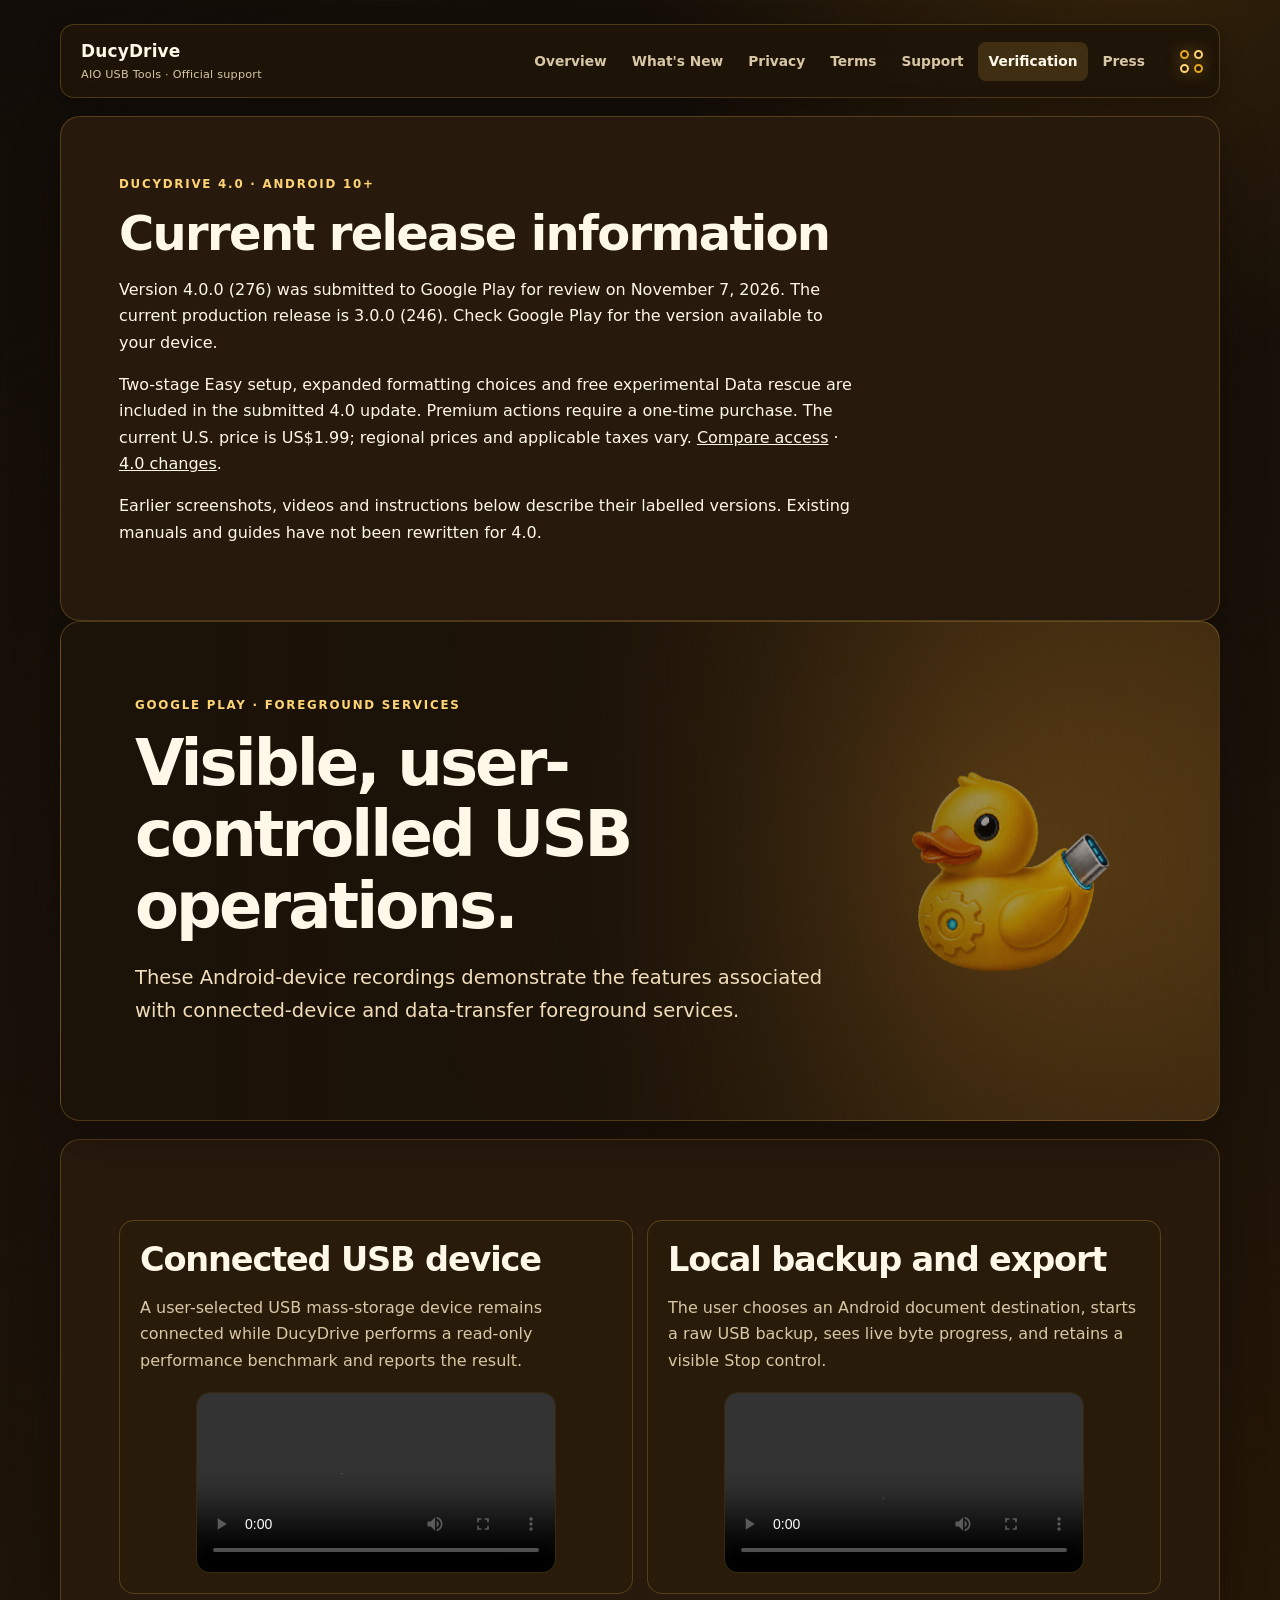
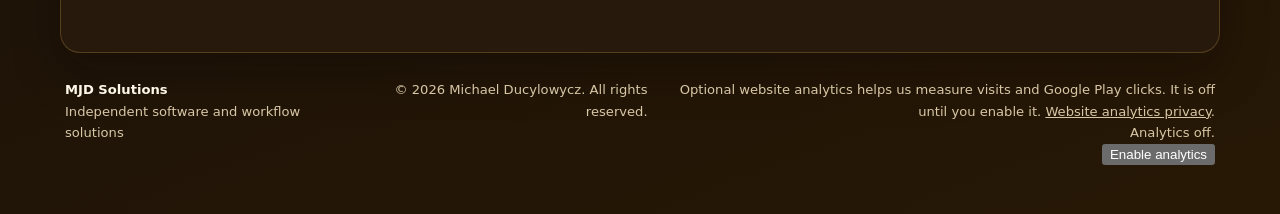
<file: foreground-service-verification.html>
<!doctype html>
<html lang="en">
<head>
  <meta charset="utf-8">
  <meta name="viewport" content="width=device-width, initial-scale=1">
  <meta name="theme-color" content="#211608">
  <meta name="description" content="Foreground service verification for DucyDrive AIO USB Tools.">
  <title>Platform Verification — DucyDrive AIO USB Tools</title>
  <link rel="stylesheet" href="styles.css?v=20261009-gold3">
  <script defer src="analytics.js?v=20261101"></script>
</head>
<body>
  <a class="skip-link" href="#main">Skip to content</a>
  <div class="site-shell">
    <header class="site-header">
      <a class="wordmark" href="index.html" aria-label="DucyDrive home">
        <span><strong>DucyDrive</strong><small>AIO USB Tools · Official support</small></span>
      </a>
      <nav aria-label="Primary navigation">
        <a href="index.html">Overview</a><a href="changelog.html">What's New</a><a href="privacy.html">Privacy</a>
        <a href="terms.html">Terms</a><a href="support.html">Support</a>
        <a aria-current="page" href="foreground-service-verification.html">Verification</a><a href="press.html">Press</a>
      </nav>
      <span class="header-accent" aria-hidden="true"><i></i><i></i><i></i><i></i></span>
    </header>
    <main id="main"><section class="section"><p class="eyebrow">DucyDrive 4.0 · Android 10+</p><h2>Current release information</h2><p>Version 4.0.0 (276) was submitted to Google Play for review on November 7, 2026. The current production release is 3.0.0 (246). Check Google Play for the version available to your device.</p><p>Two-stage Easy setup, expanded formatting choices and free experimental Data rescue are included in the submitted 4.0 update. Premium actions require a one-time purchase. The current U.S. price is US$1.99; regional prices and applicable taxes vary. <a href="index.html#purchase">Compare access</a> · <a href="changelog.html#release-4-0-0">4.0 changes</a>.</p><p>Earlier screenshots, videos and instructions below describe their labelled versions. Existing manuals and guides have not been rewritten for 4.0.</p></section>
      <section class="page-hero">
        <p class="eyebrow">Google Play · Foreground services</p>
        <h1>Visible, user-controlled USB operations.</h1>
        <p class="lede">These Android-device recordings demonstrate the features associated with connected-device and data-transfer foreground services.</p>
      </section>
      <div class="content-panel">
        <section class="content-section">
          <div class="video-grid">
            <article class="video-card">
              <h2>Connected USB device</h2>
              <p>A user-selected USB mass-storage device remains connected while DucyDrive performs a read-only performance benchmark and reports the result.</p>
              <video controls preload="metadata" playsinline>
                <source src="verification-assets/ducydrive-connected-device-fgs.mp4" type="video/mp4">
                Your browser does not support MP4 video.
              </video>
            </article>
            <article class="video-card">
              <h2>Local backup and export</h2>
              <p>The user chooses an Android document destination, starts a raw USB backup, sees live byte progress, and retains a visible Stop control.</p>
              <video controls preload="metadata" playsinline>
                <source src="verification-assets/ducydrive-data-sync-fgs.mp4" type="video/mp4">
                Your browser does not support MP4 video.
              </video>
            </article>
          </div>
        </section>
      </div>
    </main>
    <footer><div><strong>MJD Solutions</strong><span>Independent software and workflow solutions</span></div><p>© 2026 Michael Ducylowycz. All rights reserved.</p><section aria-label="Website analytics preferences"><p>Optional website analytics helps us measure visits and Google Play clicks. It is off until you enable it. <a href="privacy.html#website-analytics">Website analytics privacy</a>. <span id="analytics-status" role="status">Analytics off.</span> <button type="button" id="analytics-enable">Enable analytics</button> <button type="button" id="analytics-disable" hidden>Disable analytics</button></p></section></footer>
  </div>
</body>
</html>
</file>
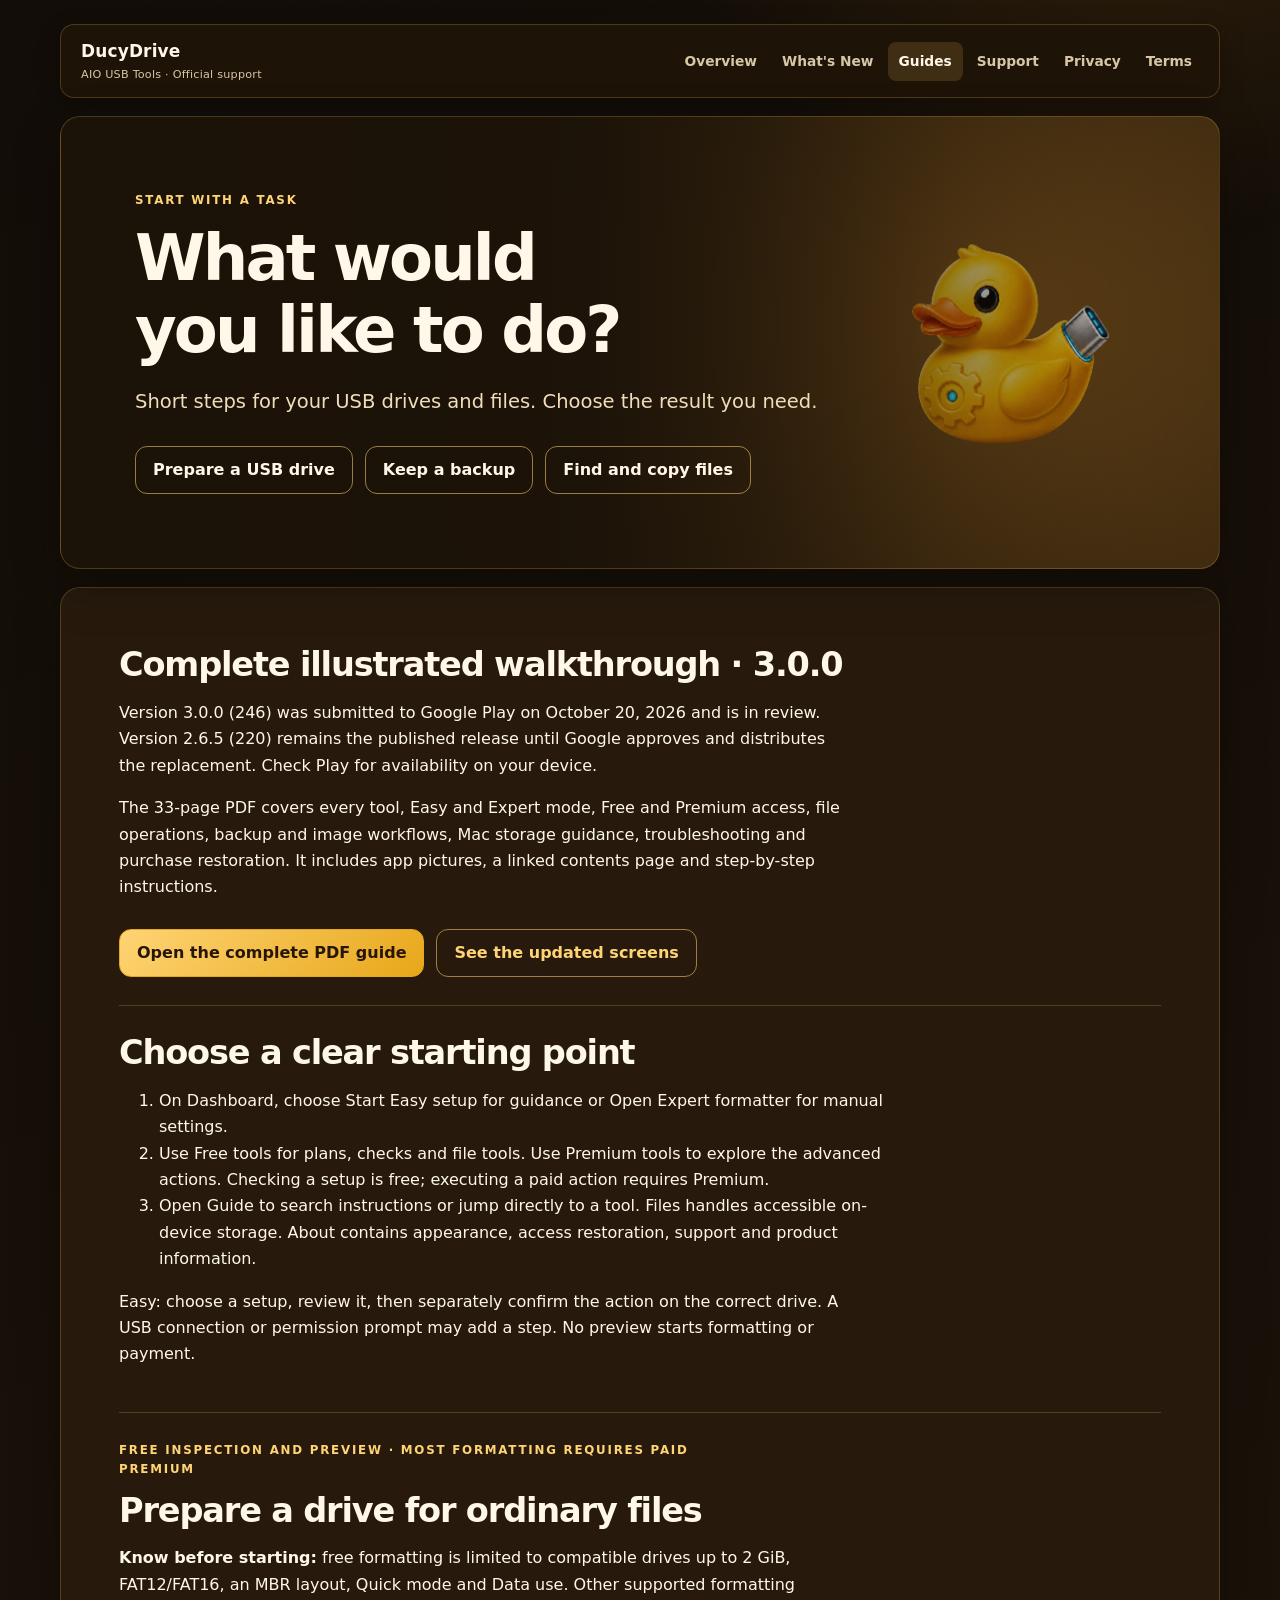
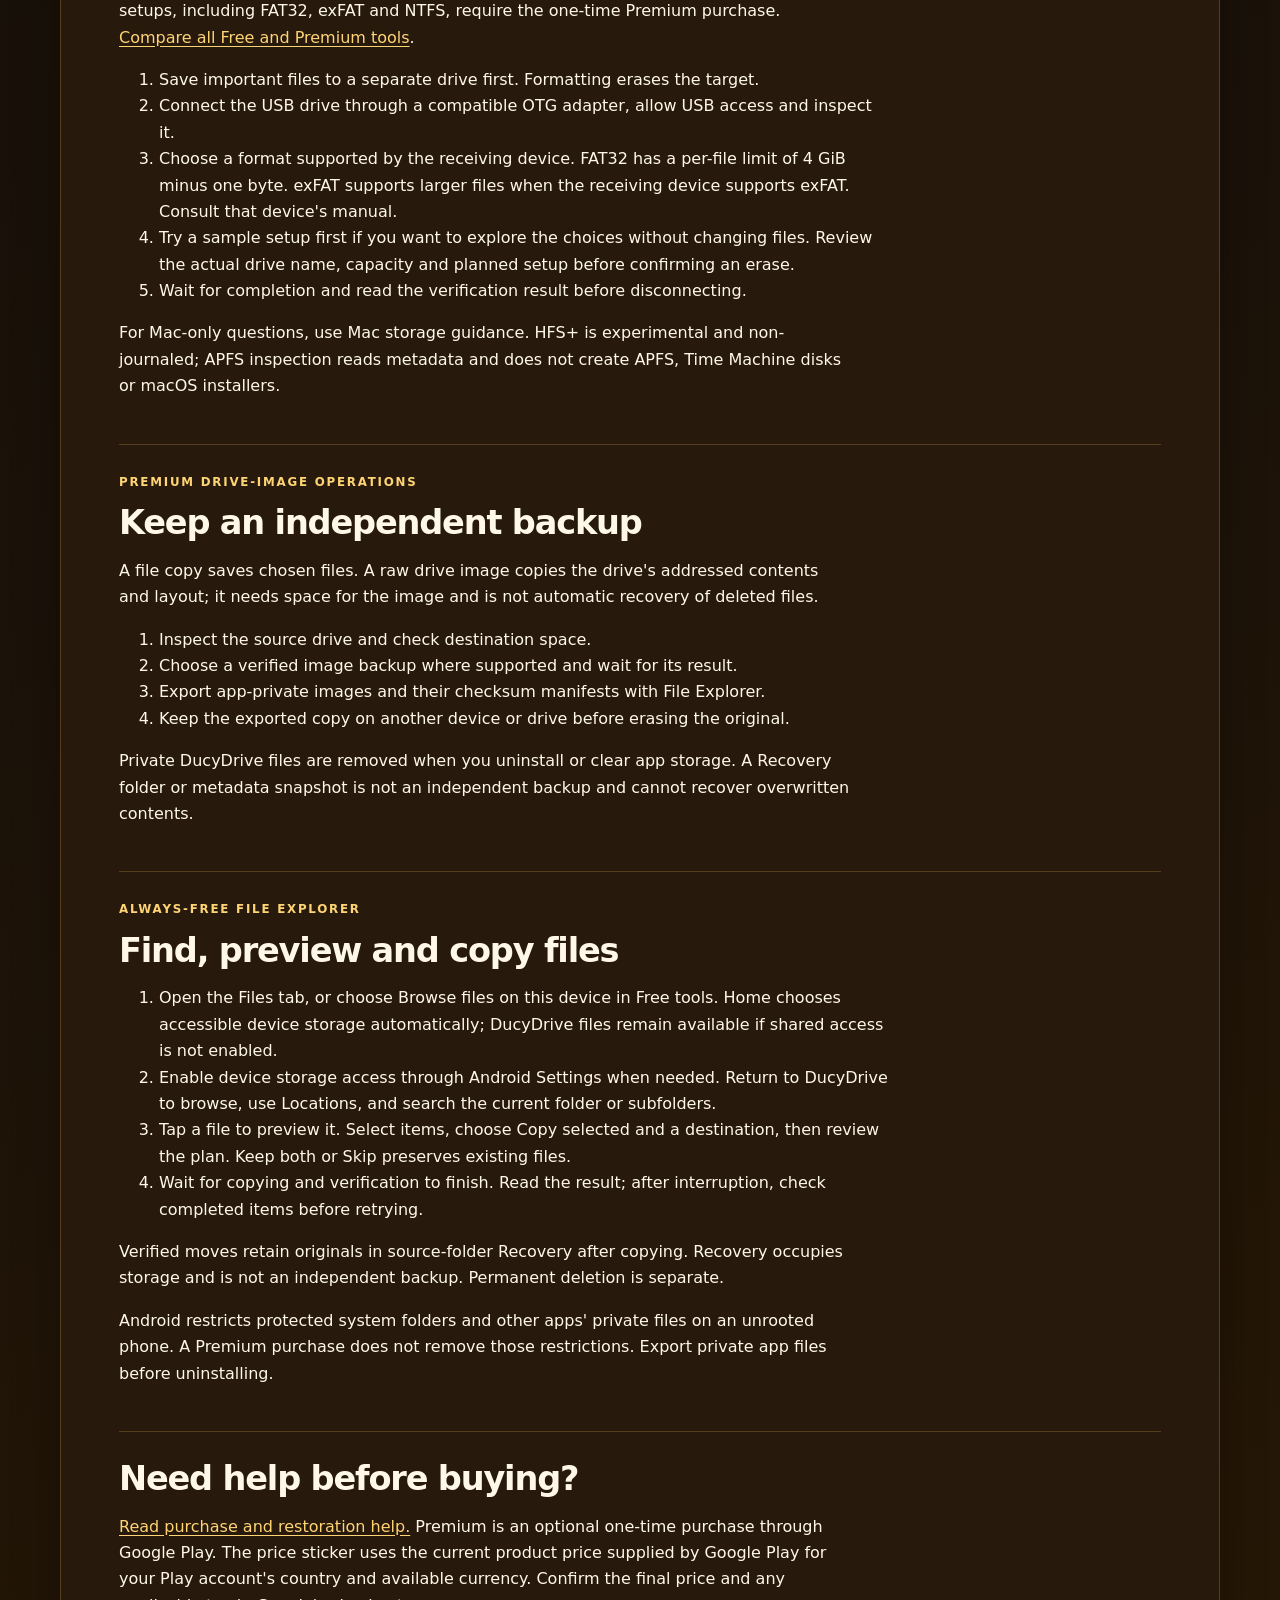
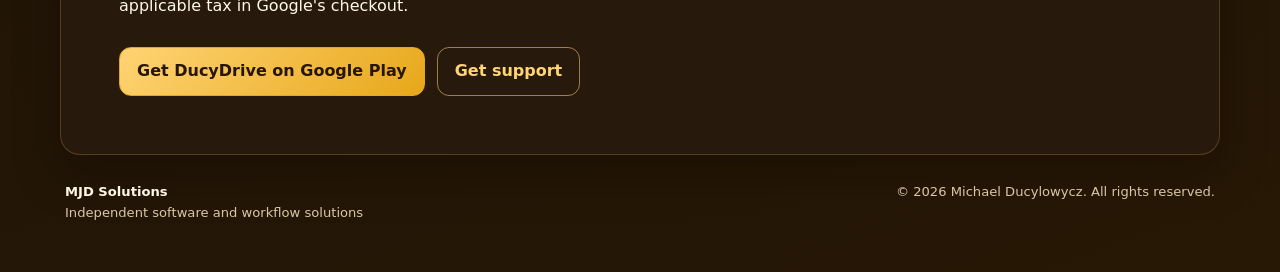
<file: guides.html>
<!doctype html>
<html lang="en">
<head><meta charset="utf-8"><meta name="viewport" content="width=device-width, initial-scale=1"><meta name="theme-color" content="#211608"><meta name="description" content="Short DucyDrive guides for browsing files, choosing a USB format and protecting a drive with a backup."><title>Tool guides — DucyDrive</title><link rel="stylesheet" href="styles.css?v=20261009-gold3"></head>
<body><a class="skip-link" href="#main">Skip to content</a><div class="site-shell">
<header class="site-header"><a class="wordmark" href="index.html"><span><strong>DucyDrive</strong><small>AIO USB Tools · Official support</small></span></a><nav aria-label="Primary navigation"><a href="index.html">Overview</a><a href="changelog.html">What's New</a><a aria-current="page" href="guides.html">Guides</a><a href="support.html">Support</a><a href="privacy.html">Privacy</a><a href="terms.html">Terms</a></nav></header>
<main id="main"><section class="page-hero"><p class="eyebrow">Start with a task</p><h1>What would you like to do?</h1><p class="lede">Short steps for your USB drives and files. Choose the result you need.</p><div class="actions"><a class="button" href="#format">Prepare a USB drive</a><a class="button" href="#backup">Keep a backup</a><a class="button" href="#files">Find and copy files</a></div></section>
<div class="content-panel">
<section class="content-section"><h2>Complete illustrated walkthrough · 3.0.0</h2><p>Version 3.0.0 (246) was submitted to Google Play on October 20, 2026 and is in review. Version 2.6.5 (220) remains the published release until Google approves and distributes the replacement. Check Play for availability on your device.</p><p>The 33-page PDF covers every tool, Easy and Expert mode, Free and Premium access, file operations, backup and image workflows, Mac storage guidance, troubleshooting and purchase restoration. It includes app pictures, a linked contents page and step-by-step instructions.</p><div class="actions"><a class="button primary" href="assets/release-3.0.0/DucyDrive-Illustrated-User-Guide-3.0.0.pdf">Open the complete PDF guide</a><a class="button" href="index.html#screenshots">See the updated screens</a></div></section>
<section class="content-section" id="getting-started"><h2>Choose a clear starting point</h2><ol><li>On Dashboard, choose Start Easy setup for guidance or Open Expert formatter for manual settings.</li><li>Use Free tools for plans, checks and file tools. Use Premium tools to explore the advanced actions. Checking a setup is free; executing a paid action requires Premium.</li><li>Open Guide to search instructions or jump directly to a tool. Files handles accessible on-device storage. About contains appearance, access restoration, support and product information.</li></ol><p>Easy: choose a setup, review it, then separately confirm the action on the correct drive. A USB connection or permission prompt may add a step. No preview starts formatting or payment.</p></section>
<section class="content-section" id="format"><p class="eyebrow">Free inspection and preview · Most formatting requires paid Premium</p><h2>Prepare a drive for ordinary files</h2><p><strong>Know before starting:</strong> free formatting is limited to compatible drives up to 2 GiB, FAT12/FAT16, an MBR layout, Quick mode and Data use. Other supported formatting setups, including FAT32, exFAT and NTFS, require the one-time Premium purchase. <a href="index.html#purchase">Compare all Free and Premium tools</a>.</p><ol><li>Save important files to a separate drive first. Formatting erases the target.</li><li>Connect the USB drive through a compatible OTG adapter, allow USB access and inspect it.</li><li>Choose a format supported by the receiving device. FAT32 has a per-file limit of 4 GiB minus one byte. exFAT supports larger files when the receiving device supports exFAT. Consult that device's manual.</li><li>Try a sample setup first if you want to explore the choices without changing files. Review the actual drive name, capacity and planned setup before confirming an erase.</li><li>Wait for completion and read the verification result before disconnecting.</li></ol><p>For Mac-only questions, use Mac storage guidance. HFS+ is experimental and non-journaled; APFS inspection reads metadata and does not create APFS, Time Machine disks or macOS installers.</p></section>
<section class="content-section" id="backup"><p class="eyebrow">Premium drive-image operations</p><h2>Keep an independent backup</h2><p>A file copy saves chosen files. A raw drive image copies the drive's addressed contents and layout; it needs space for the image and is not automatic recovery of deleted files.</p><ol><li>Inspect the source drive and check destination space.</li><li>Choose a verified image backup where supported and wait for its result.</li><li>Export app-private images and their checksum manifests with File Explorer.</li><li>Keep the exported copy on another device or drive before erasing the original.</li></ol><p>Private DucyDrive files are removed when you uninstall or clear app storage. A Recovery folder or metadata snapshot is not an independent backup and cannot recover overwritten contents.</p></section>
<section class="content-section" id="files"><p class="eyebrow">Always-free File Explorer</p><h2>Find, preview and copy files</h2><ol><li>Open the Files tab, or choose Browse files on this device in Free tools. Home chooses accessible device storage automatically; DucyDrive files remain available if shared access is not enabled.</li><li>Enable device storage access through Android Settings when needed. Return to DucyDrive to browse, use Locations, and search the current folder or subfolders.</li><li>Tap a file to preview it. Select items, choose Copy selected and a destination, then review the plan. Keep both or Skip preserves existing files.</li><li>Wait for copying and verification to finish. Read the result; after interruption, check completed items before retrying.</li></ol><p>Verified moves retain originals in source-folder Recovery after copying. Recovery occupies storage and is not an independent backup. Permanent deletion is separate.</p><p>Android restricts protected system folders and other apps' private files on an unrooted phone. A Premium purchase does not remove those restrictions. Export private app files before uninstalling.</p></section>
<section class="content-section"><h2>Need help before buying?</h2><p><a href="support.html#payments">Read purchase and restoration help.</a> Premium is an optional one-time purchase through Google Play. The price sticker uses the current product price supplied by Google Play for your Play account's country and available currency. Confirm the final price and any applicable tax in Google's checkout.</p><div class="actions"><a class="button primary" href="https://play.google.com/store/apps/details?id=com.michaelducylowycz.duchydriveaiousbtools&amp;referrer=utm_source%3Dducydrive_support%26utm_medium%3Downed%26utm_campaign%3Dwebsite_guides">Get DucyDrive on Google Play</a><a class="button" href="support.html">Get support</a></div></section>
</div></main><footer><div><strong>MJD Solutions</strong><span>Independent software and workflow solutions</span></div><p>© 2026 Michael Ducylowycz. All rights reserved.</p></footer></div></body></html>
</file>
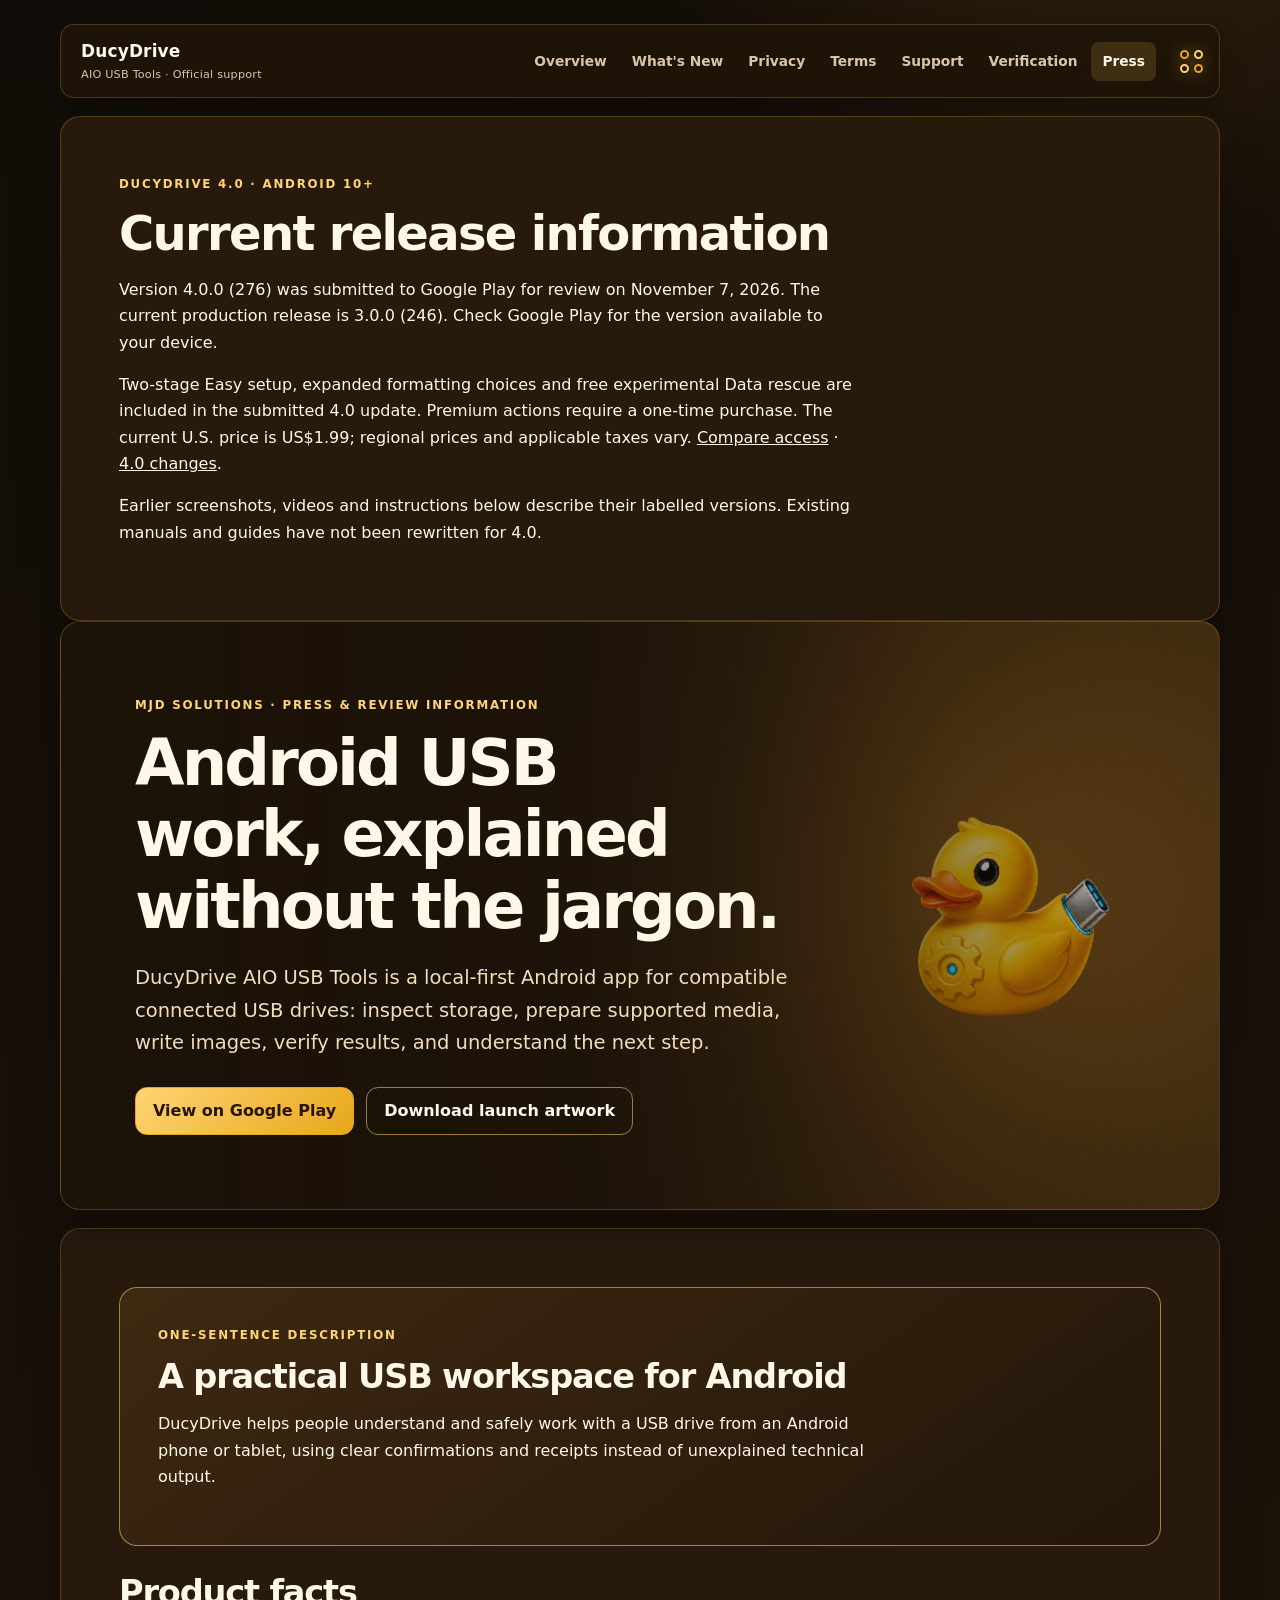
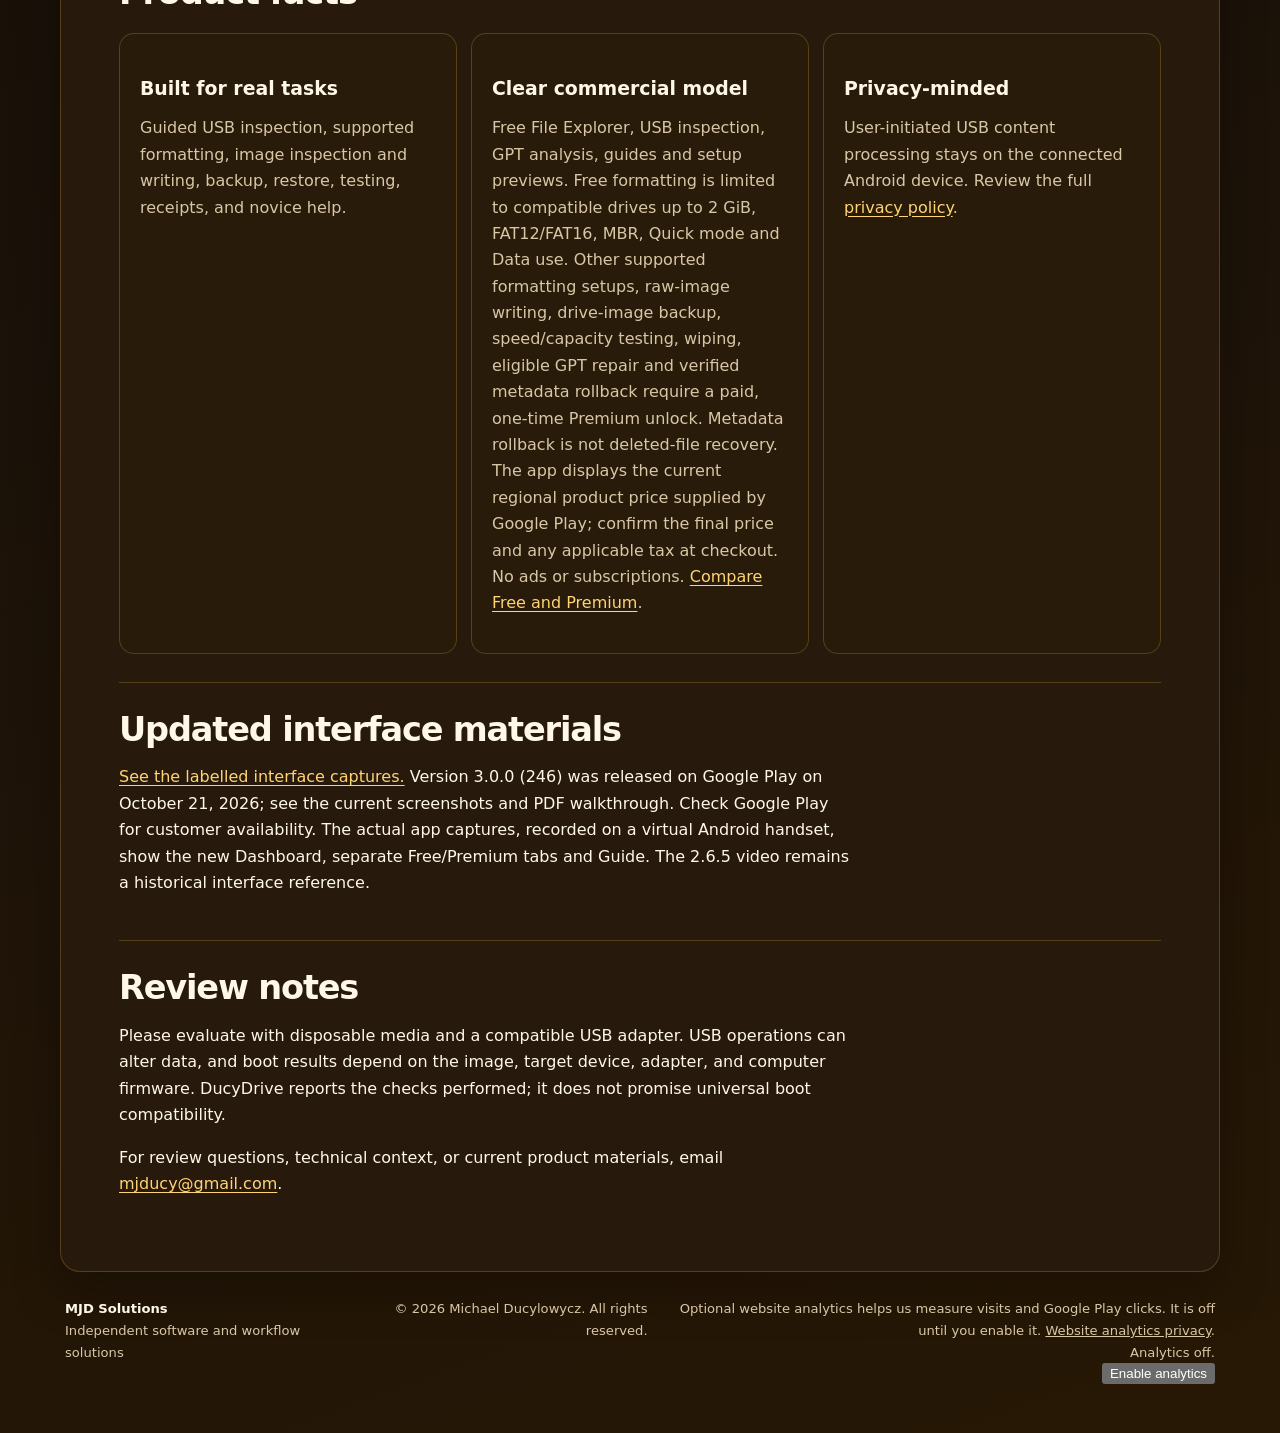
<file: press.html>
<!doctype html>
<html lang="en">
<head>
  <meta charset="utf-8">
  <meta name="viewport" content="width=device-width, initial-scale=1">
  <meta name="theme-color" content="#211608">
  <meta name="description" content="Press and review information for DucyDrive AIO USB Tools by MJD Solutions.">
  <title>Press & Reviews — DucyDrive AIO USB Tools</title>
  <link rel="stylesheet" href="styles.css?v=20261009-gold3">
  <script defer src="analytics.js?v=20261101"></script>
</head>
<body>
  <a class="skip-link" href="#main">Skip to content</a>
  <div class="site-shell">
    <header class="site-header">
      <a class="wordmark" href="index.html" aria-label="DucyDrive home"><span><strong>DucyDrive</strong><small>AIO USB Tools · Official support</small></span></a>
      <nav aria-label="Primary navigation">
        <a href="index.html">Overview</a><a href="changelog.html">What's New</a><a href="privacy.html">Privacy</a><a href="terms.html">Terms</a><a href="support.html">Support</a><a href="foreground-service-verification.html">Verification</a><a aria-current="page" href="press.html">Press</a>
      </nav>
      <span class="header-accent" aria-hidden="true"><i></i><i></i><i></i><i></i></span>
    </header>
    <main id="main"><section class="section"><p class="eyebrow">DucyDrive 4.0 · Android 10+</p><h2>Current release information</h2><p>Version 4.0.0 (276) was submitted to Google Play for review on November 7, 2026. The current production release is 3.0.0 (246). Check Google Play for the version available to your device.</p><p>Two-stage Easy setup, expanded formatting choices and free experimental Data rescue are included in the submitted 4.0 update. Premium actions require a one-time purchase. The current U.S. price is US$1.99; regional prices and applicable taxes vary. <a href="index.html#purchase">Compare access</a> · <a href="changelog.html#release-4-0-0">4.0 changes</a>.</p><p>Earlier screenshots, videos and instructions below describe their labelled versions. Existing manuals and guides have not been rewritten for 4.0.</p></section>
      <section class="page-hero">
        <p class="eyebrow">MJD Solutions · Press & review information</p>
        <h1>Android USB work, explained without the jargon.</h1>
        <p class="lede">DucyDrive AIO USB Tools is a local-first Android app for compatible connected USB drives: inspect storage, prepare supported media, write images, verify results, and understand the next step.</p>
        <div class="actions"><a class="button primary" href="https://play.google.com/store/apps/details?id=com.michaelducylowycz.duchydriveaiousbtools&amp;referrer=utm_source%3Dducydrive_support%26utm_medium%3Downed%26utm_campaign%3Dwebsite_press%26utm_content%3Dpress_link_1">View on Google Play</a><a class="button" href="assets/duchydrive-2-2-release.png" download>Download launch artwork</a></div>
      </section>
      <div class="content-panel">
        <section class="content-section release-current">
          <p class="eyebrow">One-sentence description</p>
          <h2>A practical USB workspace for Android</h2>
          <p>DucyDrive helps people understand and safely work with a USB drive from an Android phone or tablet, using clear confirmations and receipts instead of unexplained technical output.</p>
        </section>
        <section class="content-section">
          <h2>Product facts</h2>
          <div class="summary-grid">
            <article><h3>Built for real tasks</h3><p>Guided USB inspection, supported formatting, image inspection and writing, backup, restore, testing, receipts, and novice help.</p></article>
            <article><h3>Clear commercial model</h3><p>Free File Explorer, USB inspection, GPT analysis, guides and setup previews. Free formatting is limited to compatible drives up to 2 GiB, FAT12/FAT16, MBR, Quick mode and Data use. Other supported formatting setups, raw-image writing, drive-image backup, speed/capacity testing, wiping, eligible GPT repair and verified metadata rollback require a paid, one-time Premium unlock. Metadata rollback is not deleted-file recovery. The app displays the current regional product price supplied by Google Play; confirm the final price and any applicable tax at checkout. No ads or subscriptions. <a href="index.html#purchase">Compare Free and Premium</a>.</p></article>
            <article><h3>Privacy-minded</h3><p>User-initiated USB content processing stays on the connected Android device. Review the full <a href="privacy.html">privacy policy</a>.</p></article>
          </div>
        </section>
        <section class="content-section">
          <h2>Updated interface materials</h2>
          <p><a href="index.html#screenshots">See the labelled interface captures.</a> Version 3.0.0 (246) was released on Google Play on October 21, 2026; see the current screenshots and PDF walkthrough. Check Google Play for customer availability. The actual app captures, recorded on a virtual Android handset, show the new Dashboard, separate Free/Premium tabs and Guide. The 2.6.5 video remains a historical interface reference.</p>
        </section>
        <section class="content-section">
          <h2>Review notes</h2>
          <p>Please evaluate with disposable media and a compatible USB adapter. USB operations can alter data, and boot results depend on the image, target device, adapter, and computer firmware. DucyDrive reports the checks performed; it does not promise universal boot compatibility.</p>
          <p>For review questions, technical context, or current product materials, email <a href="mailto:mjducy@gmail.com">mjducy@gmail.com</a>.</p>
        </section>
      </div>
    </main>
    <footer><div><strong>MJD Solutions</strong><span>Independent software and workflow solutions</span></div><p>© 2026 Michael Ducylowycz. All rights reserved.</p><section aria-label="Website analytics preferences"><p>Optional website analytics helps us measure visits and Google Play clicks. It is off until you enable it. <a href="privacy.html#website-analytics">Website analytics privacy</a>. <span id="analytics-status" role="status">Analytics off.</span> <button type="button" id="analytics-enable">Enable analytics</button> <button type="button" id="analytics-disable" hidden>Disable analytics</button></p></section></footer>
  </div>
</body>
</html>
</file>
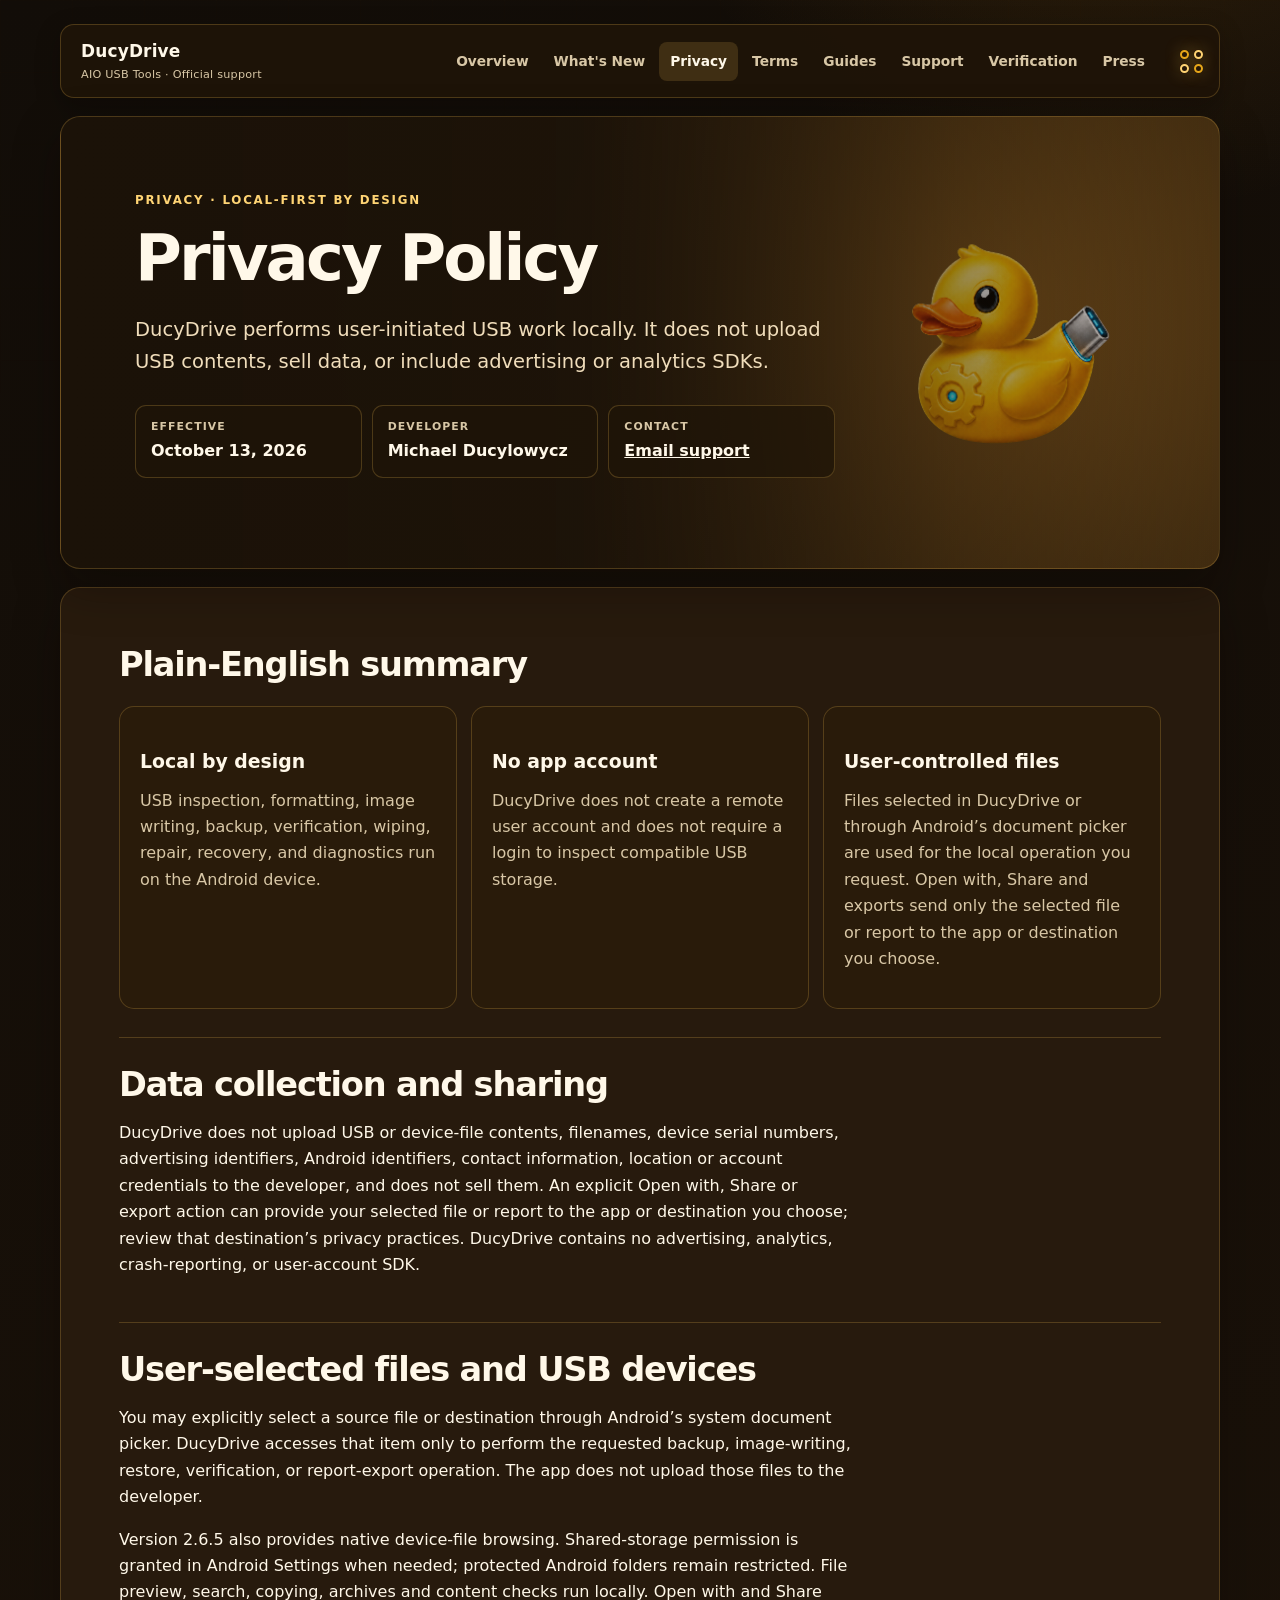
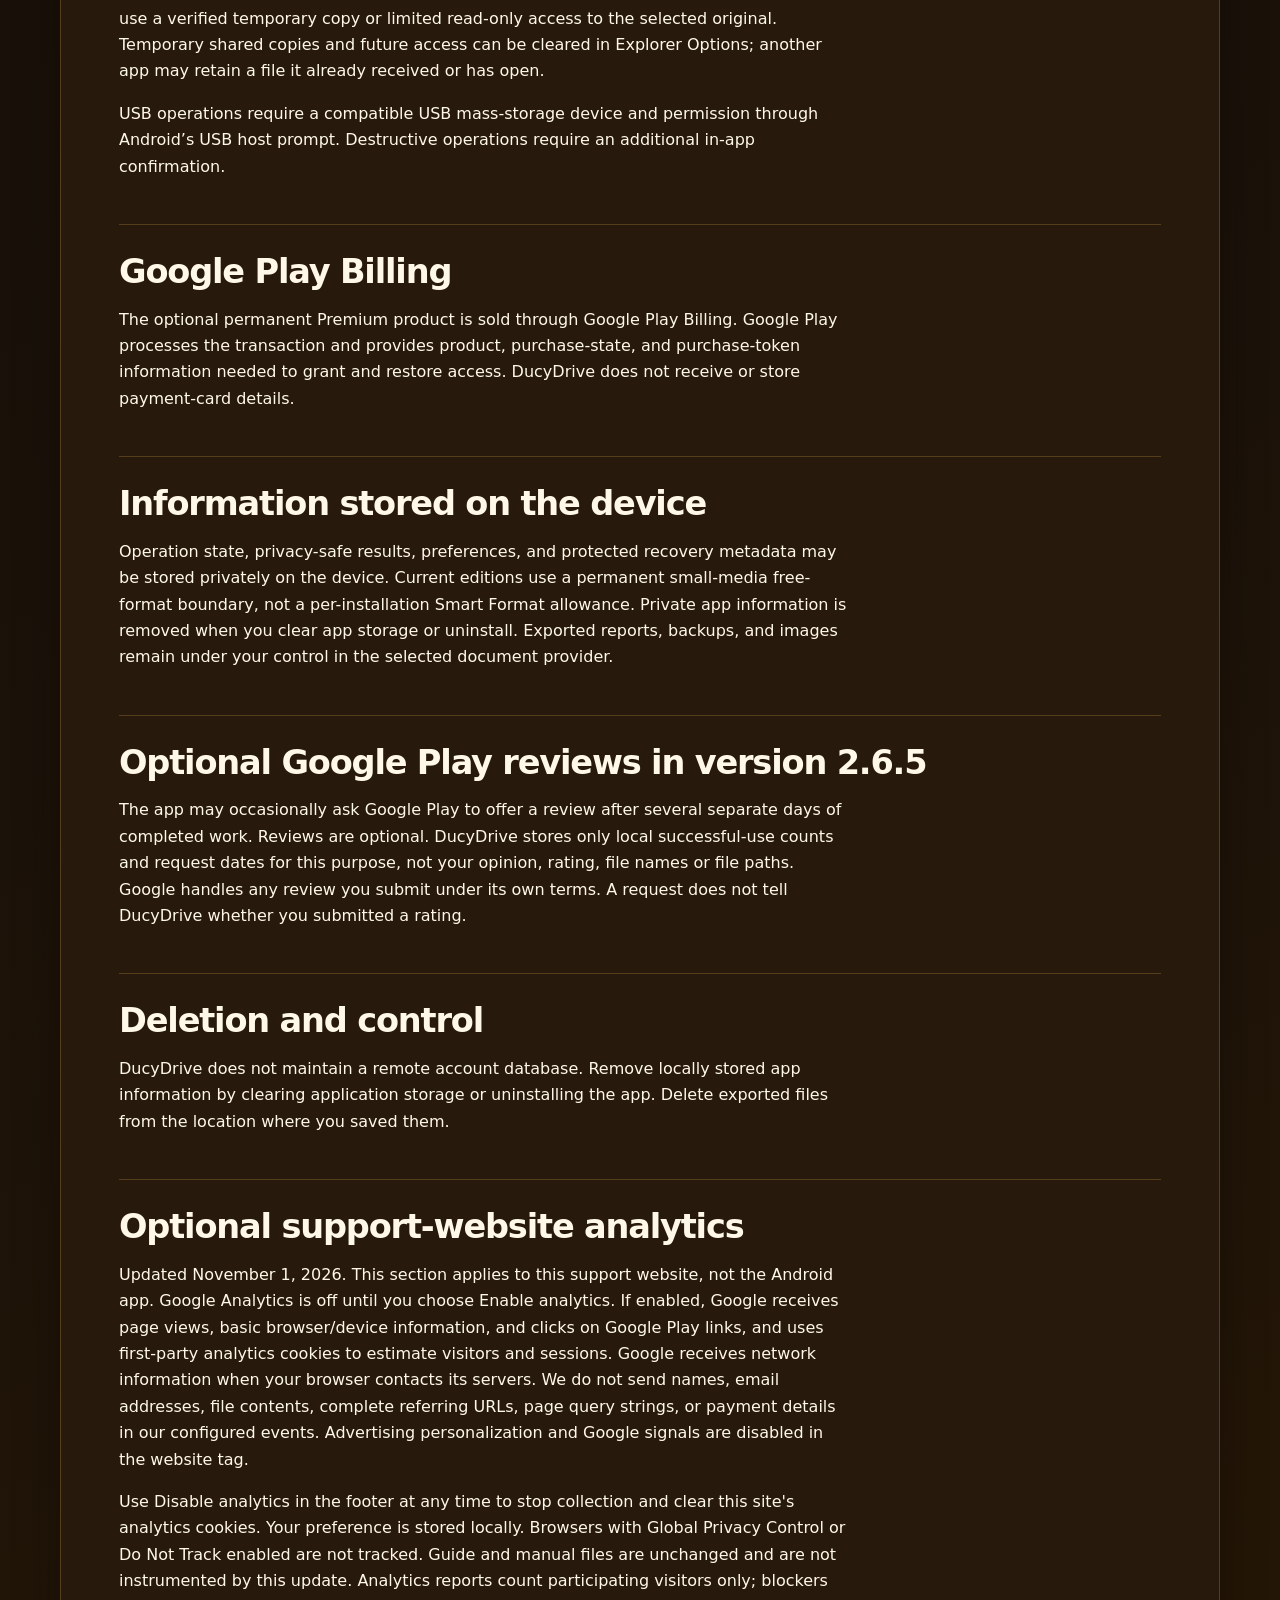
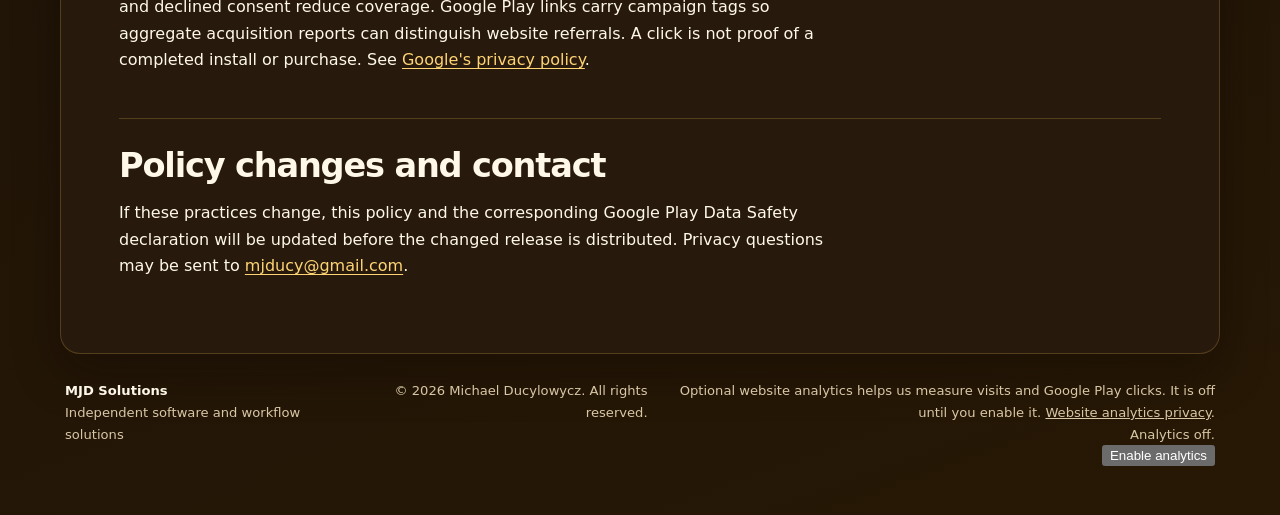
<file: privacy.html>
<!doctype html>
<html lang="en">
<head>
  <meta charset="utf-8">
  <meta name="viewport" content="width=device-width, initial-scale=1">
  <meta name="theme-color" content="#211608">
  <meta name="description" content="Privacy policy for DucyDrive AIO USB Tools by MJD Solutions.">
  <title>Privacy Policy — DucyDrive AIO USB Tools</title>
  <link rel="stylesheet" href="styles.css?v=20261009-gold3">
  <script defer src="analytics.js?v=20261101"></script>
</head>
<body>
  <a class="skip-link" href="#main">Skip to content</a>
  <div class="site-shell">
    <header class="site-header">
      <a class="wordmark" href="index.html" aria-label="DucyDrive home">
        <span><strong>DucyDrive</strong><small>AIO USB Tools · Official support</small></span>
      </a>
      <nav aria-label="Primary navigation">
        <a href="index.html">Overview</a><a href="changelog.html">What's New</a><a aria-current="page" href="privacy.html">Privacy</a>
        <a href="terms.html">Terms</a><a href="guides.html">Guides</a><a href="support.html">Support</a>
        <a href="foreground-service-verification.html">Verification</a><a href="press.html">Press</a>
      </nav>
      <span class="header-accent" aria-hidden="true"><i></i><i></i><i></i><i></i></span>
    </header>
    <main id="main">
      <section class="page-hero">
        <p class="eyebrow">Privacy · Local-first by design</p>
        <h1>Privacy Policy</h1>
        <p class="lede">DucyDrive performs user-initiated USB work locally. It does not upload USB contents, sell data, or include advertising or analytics SDKs.</p>
        <dl class="facts">
          <div><dt>Effective</dt><dd>October 13, 2026</dd></div>
          <div><dt>Developer</dt><dd>Michael Ducylowycz</dd></div>
          <div><dt>Contact</dt><dd><a href="mailto:mjducy@gmail.com">Email support</a></dd></div>
        </dl>
      </section>
      <div class="content-panel">
        <section class="content-section">
          <h2>Plain-English summary</h2>
          <div class="summary-grid">
            <article><h3>Local by design</h3><p>USB inspection, formatting, image writing, backup, verification, wiping, repair, recovery, and diagnostics run on the Android device.</p></article>
            <article><h3>No app account</h3><p>DucyDrive does not create a remote user account and does not require a login to inspect compatible USB storage.</p></article>
            <article><h3>User-controlled files</h3><p>Files selected in DucyDrive or through Android’s document picker are used for the local operation you request. Open with, Share and exports send only the selected file or report to the app or destination you choose.</p></article>
          </div>
        </section>
        <section class="content-section">
          <h2>Data collection and sharing</h2>
          <p>DucyDrive does not upload USB or device-file contents, filenames, device serial numbers, advertising identifiers, Android identifiers, contact information, location or account credentials to the developer, and does not sell them. An explicit Open with, Share or export action can provide your selected file or report to the app or destination you choose; review that destination’s privacy practices. DucyDrive contains no advertising, analytics, crash-reporting, or user-account SDK.</p>
        </section>
        <section class="content-section">
          <h2>User-selected files and USB devices</h2>
          <p>You may explicitly select a source file or destination through Android’s system document picker. DucyDrive accesses that item only to perform the requested backup, image-writing, restore, verification, or report-export operation. The app does not upload those files to the developer.</p><p>Version 2.6.5 also provides native device-file browsing. Shared-storage permission is granted in Android Settings when needed; protected Android folders remain restricted. File preview, search, copying, archives and content checks run locally. Open with and Share use a verified temporary copy or limited read-only access to the selected original. Temporary shared copies and future access can be cleared in Explorer Options; another app may retain a file it already received or has open.</p>
          <p>USB operations require a compatible USB mass-storage device and permission through Android’s USB host prompt. Destructive operations require an additional in-app confirmation.</p>
        </section>
        <section class="content-section">
          <h2>Google Play Billing</h2>
          <p>The optional permanent Premium product is sold through Google Play Billing. Google Play processes the transaction and provides product, purchase-state, and purchase-token information needed to grant and restore access. DucyDrive does not receive or store payment-card details.</p>
        </section>
        <section class="content-section">
          <h2>Information stored on the device</h2>
          <p>Operation state, privacy-safe results, preferences, and protected recovery metadata may be stored privately on the device. Current editions use a permanent small-media free-format boundary, not a per-installation Smart Format allowance. Private app information is removed when you clear app storage or uninstall. Exported reports, backups, and images remain under your control in the selected document provider.</p>
        </section>
        <section class="content-section">
          <h2>Optional Google Play reviews in version 2.6.5</h2><p>The app may occasionally ask Google Play to offer a review after several separate days of completed work. Reviews are optional. DucyDrive stores only local successful-use counts and request dates for this purpose, not your opinion, rating, file names or file paths. Google handles any review you submit under its own terms. A request does not tell DucyDrive whether you submitted a rating.</p></section><section class="content-section"><h2>Deletion and control</h2>
          <p>DucyDrive does not maintain a remote account database. Remove locally stored app information by clearing application storage or uninstalling the app. Delete exported files from the location where you saved them.</p>
        </section>
        <section class="content-section" id="website-analytics"><h2>Optional support-website analytics</h2><p>Updated November 1, 2026. This section applies to this support website, not the Android app. Google Analytics is off until you choose Enable analytics. If enabled, Google receives page views, basic browser/device information, and clicks on Google Play links, and uses first-party analytics cookies to estimate visitors and sessions. Google receives network information when your browser contacts its servers. We do not send names, email addresses, file contents, complete referring URLs, page query strings, or payment details in our configured events. Advertising personalization and Google signals are disabled in the website tag.</p><p>Use Disable analytics in the footer at any time to stop collection and clear this site's analytics cookies. Your preference is stored locally. Browsers with Global Privacy Control or Do Not Track enabled are not tracked. Guide and manual files are unchanged and are not instrumented by this update. Analytics reports count participating visitors only; blockers and declined consent reduce coverage. Google Play links carry campaign tags so aggregate acquisition reports can distinguish website referrals. A click is not proof of a completed install or purchase. See <a href="https://policies.google.com/privacy">Google's privacy policy</a>.</p></section><section class="content-section">
          <h2>Policy changes and contact</h2>
          <p>If these practices change, this policy and the corresponding Google Play Data Safety declaration will be updated before the changed release is distributed. Privacy questions may be sent to <a href="mailto:mjducy@gmail.com">mjducy@gmail.com</a>.</p>
        </section>
      </div>
    </main>
    <footer><div><strong>MJD Solutions</strong><span>Independent software and workflow solutions</span></div><p>© 2026 Michael Ducylowycz. All rights reserved.</p><section aria-label="Website analytics preferences"><p>Optional website analytics helps us measure visits and Google Play clicks. It is off until you enable it. <a href="privacy.html#website-analytics">Website analytics privacy</a>. <span id="analytics-status" role="status">Analytics off.</span> <button type="button" id="analytics-enable">Enable analytics</button> <button type="button" id="analytics-disable" hidden>Disable analytics</button></p></section></footer>
  </div>
</body>
</html>
</file>
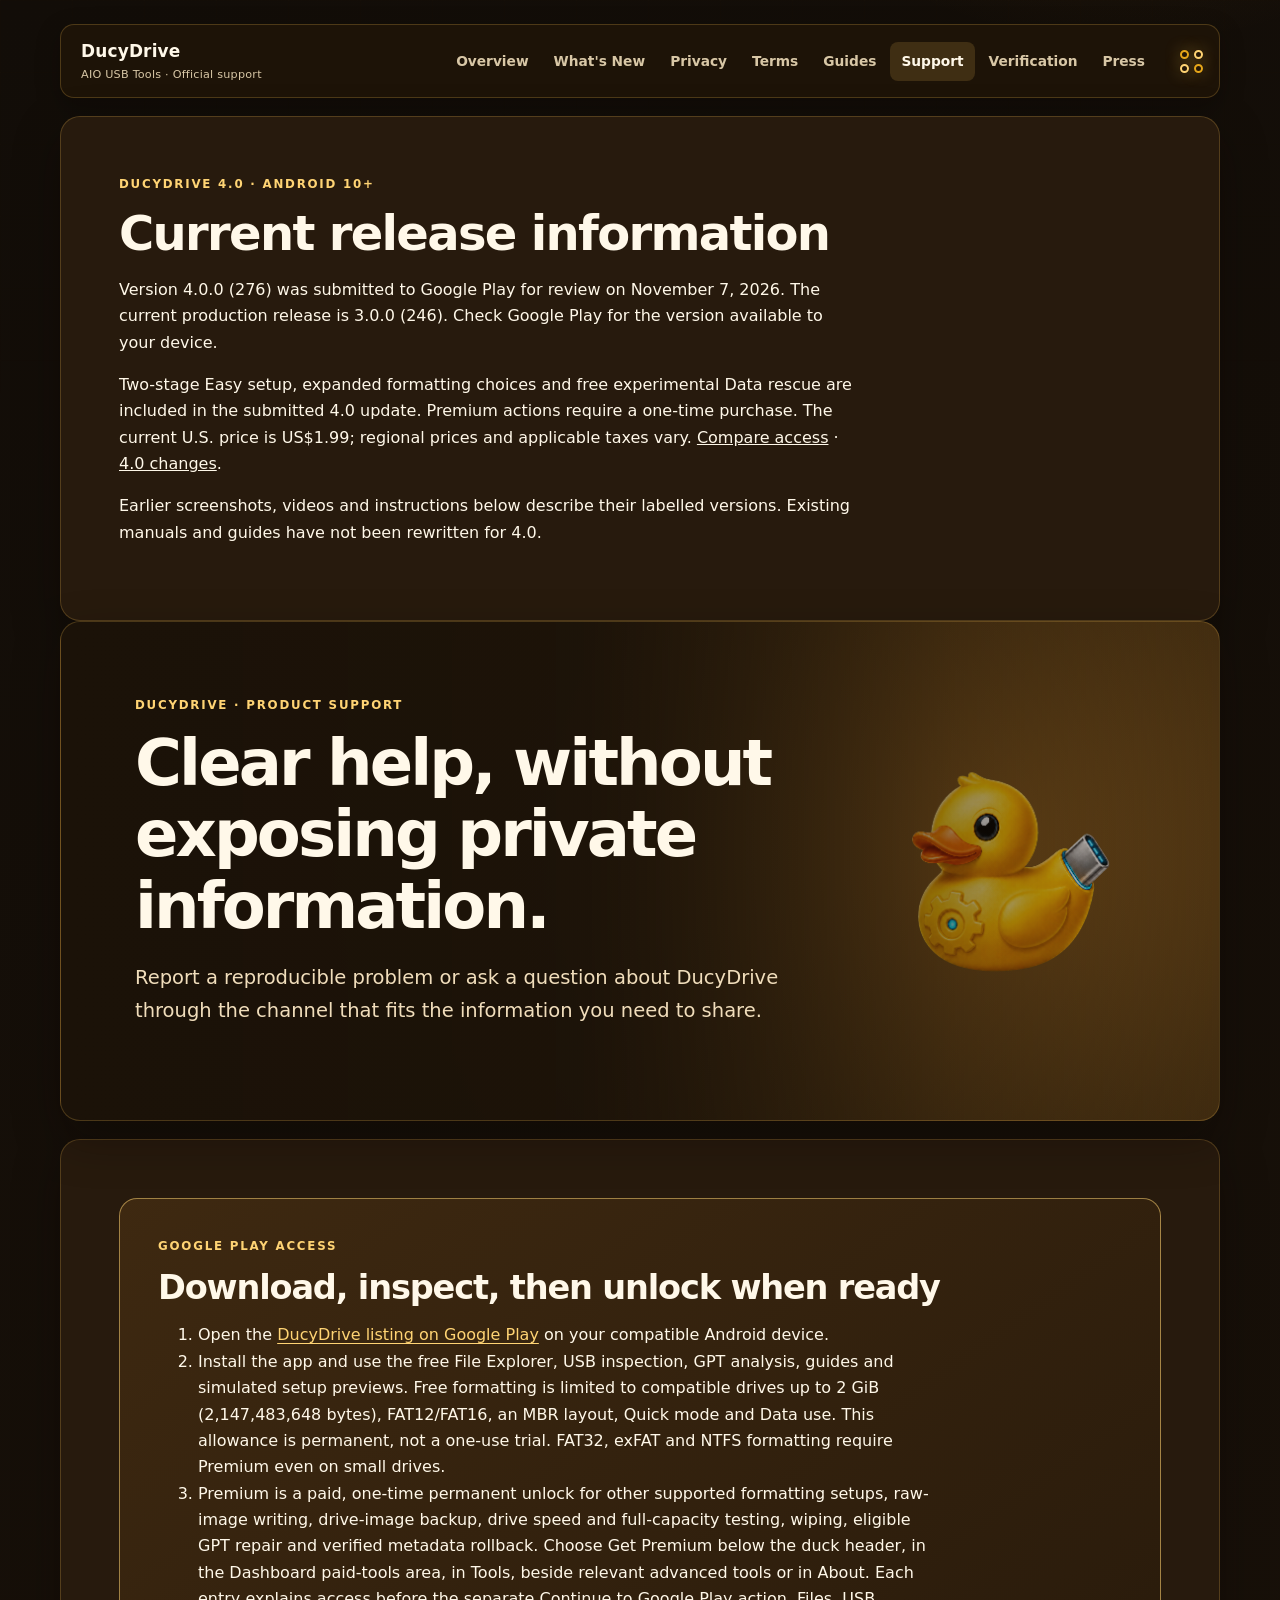
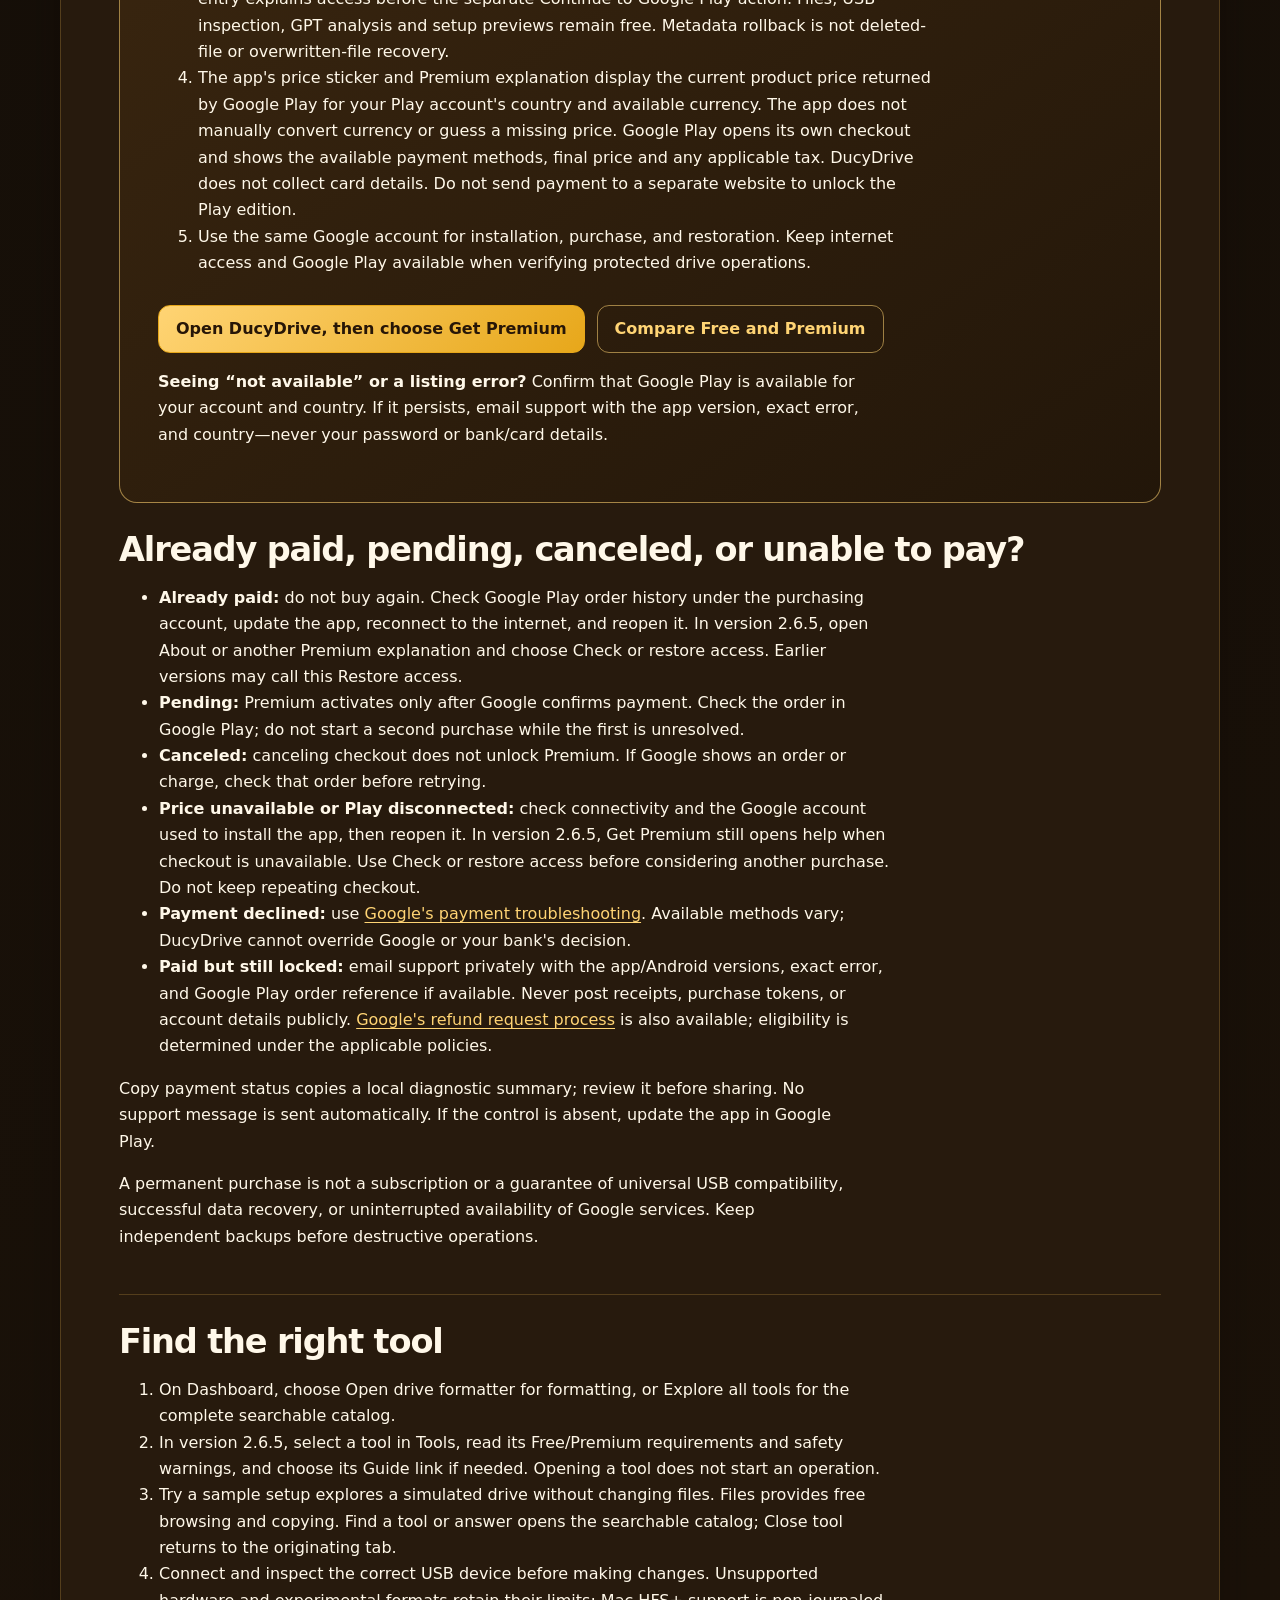
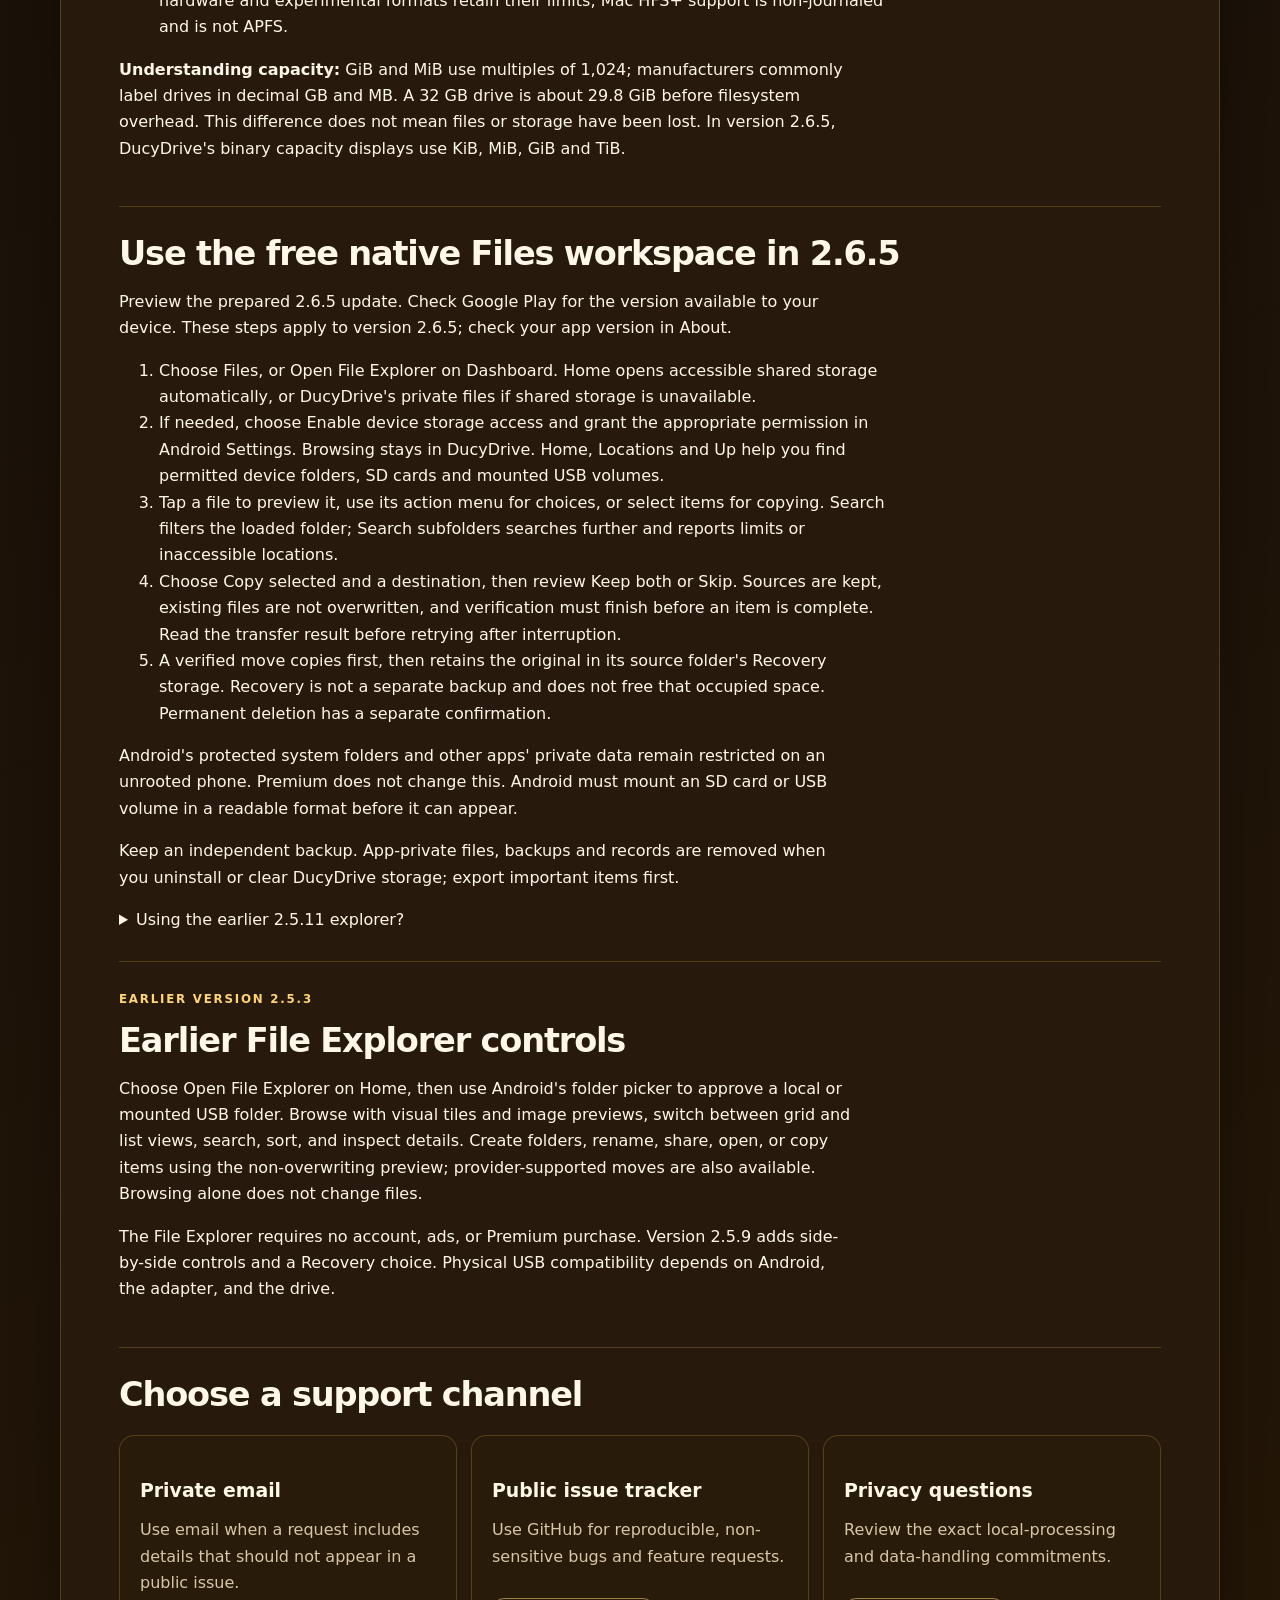
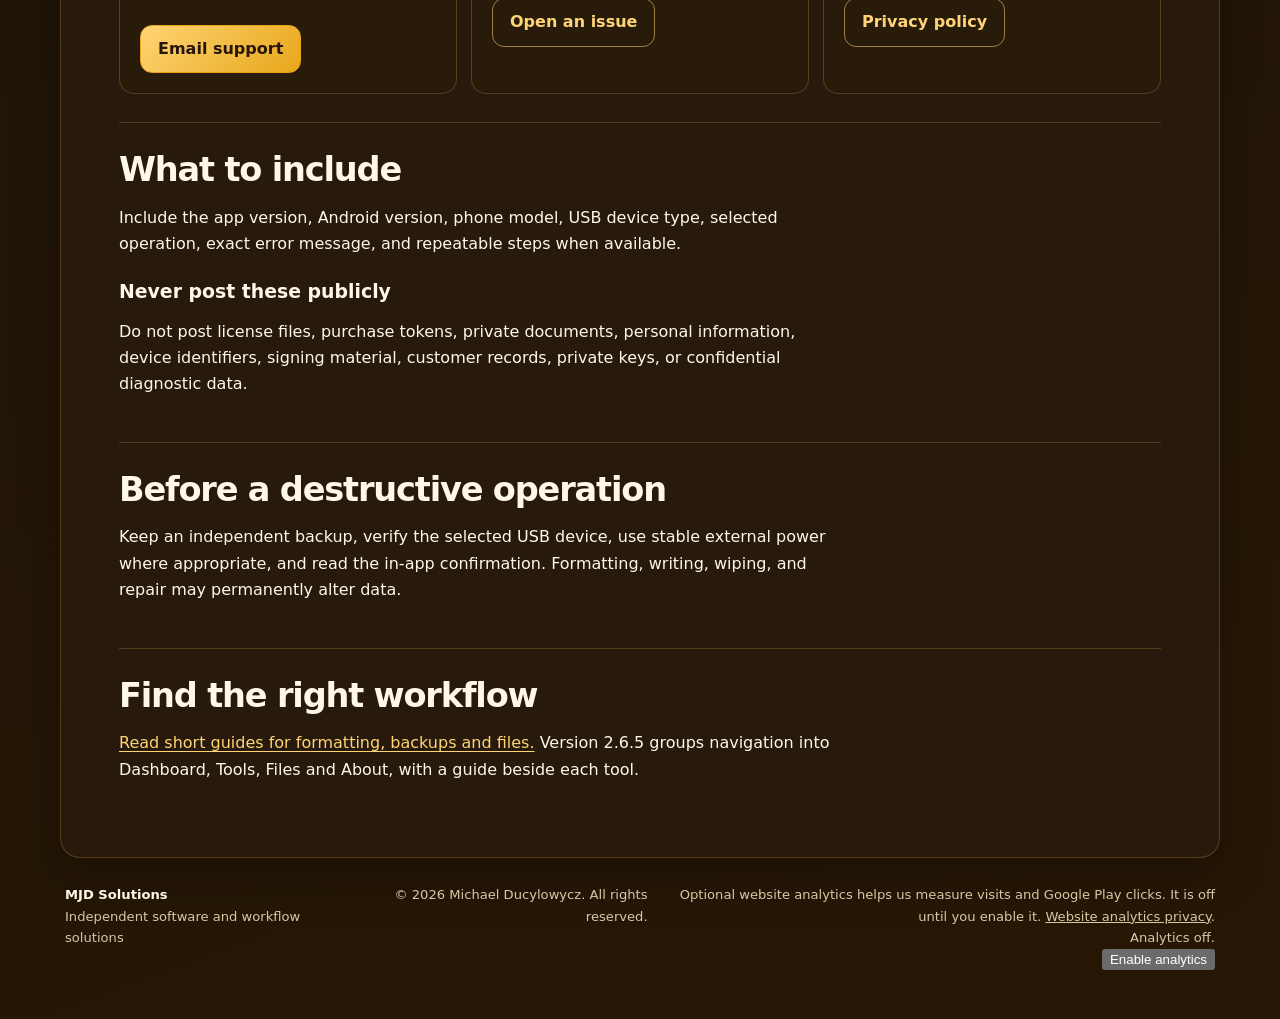
<file: support.html>
<!doctype html>
<html lang="en">
<head>
  <meta charset="utf-8">
  <meta name="viewport" content="width=device-width, initial-scale=1">
  <meta name="theme-color" content="#211608">
  <meta name="description" content="Official support for DucyDrive AIO USB Tools by MJD Solutions.">
  <title>Support — DucyDrive AIO USB Tools</title>
  <link rel="stylesheet" href="styles.css?v=20261009-gold3">
  <script defer src="analytics.js?v=20261101"></script>
</head>
<body>
  <a class="skip-link" href="#main">Skip to content</a>
  <div class="site-shell">
    <header class="site-header">
      <a class="wordmark" href="index.html" aria-label="DucyDrive home">
        <span><strong>DucyDrive</strong><small>AIO USB Tools · Official support</small></span>
      </a>
      <nav aria-label="Primary navigation">
        <a href="index.html">Overview</a><a href="changelog.html">What's New</a><a href="privacy.html">Privacy</a>
        <a href="terms.html">Terms</a><a href="guides.html">Guides</a><a aria-current="page" href="support.html">Support</a>
        <a href="foreground-service-verification.html">Verification</a><a href="press.html">Press</a>
      </nav>
      <span class="header-accent" aria-hidden="true"><i></i><i></i><i></i><i></i></span>
    </header>
    <main id="main"><section class="section"><p class="eyebrow">DucyDrive 4.0 · Android 10+</p><h2>Current release information</h2><p>Version 4.0.0 (276) was submitted to Google Play for review on November 7, 2026. The current production release is 3.0.0 (246). Check Google Play for the version available to your device.</p><p>Two-stage Easy setup, expanded formatting choices and free experimental Data rescue are included in the submitted 4.0 update. Premium actions require a one-time purchase. The current U.S. price is US$1.99; regional prices and applicable taxes vary. <a href="index.html#purchase">Compare access</a> · <a href="changelog.html#release-4-0-0">4.0 changes</a>.</p><p>Earlier screenshots, videos and instructions below describe their labelled versions. Existing manuals and guides have not been rewritten for 4.0.</p></section>
      <section class="page-hero">
        <p class="eyebrow">DucyDrive · Product support</p>
        <h1>Clear help, without exposing private information.</h1>
        <p class="lede">Report a reproducible problem or ask a question about DucyDrive through the channel that fits the information you need to share.</p>
      </section>
      <div class="content-panel">
        <section class="content-section release-current" id="payments">
          <p class="eyebrow">Google Play access</p>
          <h2>Download, inspect, then unlock when ready</h2>
          <ol>
            <li>Open the <a href="https://play.google.com/store/apps/details?id=com.michaelducylowycz.duchydriveaiousbtools&amp;referrer=utm_source%3Dducydrive_support%26utm_medium%3Downed%26utm_campaign%3Dwebsite_support%26utm_content%3Dsupport_link_1">DucyDrive listing on Google Play</a> on your compatible Android device.</li>
            <li>Install the app and use the free File Explorer, USB inspection, GPT analysis, guides and simulated setup previews. Free formatting is limited to compatible drives up to 2 GiB (2,147,483,648 bytes), FAT12/FAT16, an MBR layout, Quick mode and Data use. This allowance is permanent, not a one-use trial. FAT32, exFAT and NTFS formatting require Premium even on small drives.</li>
            <li>Premium is a paid, one-time permanent unlock for other supported formatting setups, raw-image writing, drive-image backup, drive speed and full-capacity testing, wiping, eligible GPT repair and verified metadata rollback. Choose Get Premium below the duck header, in the Dashboard paid-tools area, in Tools, beside relevant advanced tools or in About. Each entry explains access before the separate Continue to Google Play action. Files, USB inspection, GPT analysis and setup previews remain free. Metadata rollback is not deleted-file or overwritten-file recovery.</li>
            <li>The app's price sticker and Premium explanation display the current product price returned by Google Play for your Play account's country and available currency. The app does not manually convert currency or guess a missing price. Google Play opens its own checkout and shows the available payment methods, final price and any applicable tax. DucyDrive does not collect card details. Do not send payment to a separate website to unlock the Play edition.</li>
            <li>Use the same Google account for installation, purchase, and restoration. Keep internet access and Google Play available when verifying protected drive operations.</li>
          </ol>
          <div class="actions"><a class="button primary" href="https://play.google.com/store/apps/details?id=com.michaelducylowycz.duchydriveaiousbtools&amp;referrer=utm_source%3Dducydrive_support%26utm_medium%3Downed%26utm_campaign%3Dwebsite_payments%26utm_content%3Dsupport_link_2">Open DucyDrive, then choose Get Premium</a><a class="button" href="index.html#purchase">Compare Free and Premium</a></div>
          <p><strong>Seeing “not available” or a listing error?</strong> Confirm that Google Play is available for your account and country. If it persists, email support with the app version, exact error, and country—never your password or bank/card details.</p>
        </section>
        <section class="content-section">
          <h2>Already paid, pending, canceled, or unable to pay?</h2>
          <ul>
            <li><strong>Already paid:</strong> do not buy again. Check Google Play order history under the purchasing account, update the app, reconnect to the internet, and reopen it. In version 2.6.5, open About or another Premium explanation and choose Check or restore access. Earlier versions may call this Restore access.</li>
            <li><strong>Pending:</strong> Premium activates only after Google confirms payment. Check the order in Google Play; do not start a second purchase while the first is unresolved.</li>
            <li><strong>Canceled:</strong> canceling checkout does not unlock Premium. If Google shows an order or charge, check that order before retrying.</li>
            <li><strong>Price unavailable or Play disconnected:</strong> check connectivity and the Google account used to install the app, then reopen it. In version 2.6.5, Get Premium still opens help when checkout is unavailable. Use Check or restore access before considering another purchase. Do not keep repeating checkout.</li>
            <li><strong>Payment declined:</strong> use <a href="https://support.google.com/googleplay/answer/1267137?hl=en">Google's payment troubleshooting</a>. Available methods vary; DucyDrive cannot override Google or your bank's decision.</li>
            <li><strong>Paid but still locked:</strong> email support privately with the app/Android versions, exact error, and Google Play order reference if available. Never post receipts, purchase tokens, or account details publicly. <a href="https://support.google.com/googleplay/answer/15574897?hl=en">Google's refund request process</a> is also available; eligibility is determined under the applicable policies.</li>
          </ul>
          <p>Copy payment status copies a local diagnostic summary; review it before sharing. No support message is sent automatically. If the control is absent, update the app in Google Play.</p>
          <p>A permanent purchase is not a subscription or a guarantee of universal USB compatibility, successful data recovery, or uninterrupted availability of Google services. Keep independent backups before destructive operations.</p>
        </section>
        <section class="content-section" id="find-tools">
          <h2>Find the right tool</h2>
          <ol>
            <li>On Dashboard, choose Open drive formatter for formatting, or Explore all tools for the complete searchable catalog.</li>
            <li>In version 2.6.5, select a tool in Tools, read its Free/Premium requirements and safety warnings, and choose its Guide link if needed. Opening a tool does not start an operation.</li>
            <li>Try a sample setup explores a simulated drive without changing files. Files provides free browsing and copying. Find a tool or answer opens the searchable catalog; Close tool returns to the originating tab.</li>
            <li>Connect and inspect the correct USB device before making changes. Unsupported hardware and experimental formats retain their limits; Mac HFS+ support is non-journaled and is not APFS.</li>
          </ol>
          <p><strong>Understanding capacity:</strong> GiB and MiB use multiples of 1,024; manufacturers commonly label drives in decimal GB and MB. A 32 GB drive is about 29.8 GiB before filesystem overhead. This difference does not mean files or storage have been lost. In version 2.6.5, DucyDrive's binary capacity displays use KiB, MiB, GiB and TiB.</p>
        </section>
        <section class="content-section" id="file-explorer">
          <h2>Use the free native Files workspace in 2.6.5</h2>
          <p>Preview the prepared 2.6.5 update. Check Google Play for the version available to your device. These steps apply to version 2.6.5; check your app version in About.</p>
          <ol>
            <li>Choose Files, or Open File Explorer on Dashboard. Home opens accessible shared storage automatically, or DucyDrive's private files if shared storage is unavailable.</li>
            <li>If needed, choose Enable device storage access and grant the appropriate permission in Android Settings. Browsing stays in DucyDrive. Home, Locations and Up help you find permitted device folders, SD cards and mounted USB volumes.</li>
            <li>Tap a file to preview it, use its action menu for choices, or select items for copying. Search filters the loaded folder; Search subfolders searches further and reports limits or inaccessible locations.</li>
            <li>Choose Copy selected and a destination, then review Keep both or Skip. Sources are kept, existing files are not overwritten, and verification must finish before an item is complete. Read the transfer result before retrying after interruption.</li>
            <li>A verified move copies first, then retains the original in its source folder's Recovery storage. Recovery is not a separate backup and does not free that occupied space. Permanent deletion has a separate confirmation.</li>
          </ol>
          <p>Android's protected system folders and other apps' private data remain restricted on an unrooted phone. Premium does not change this. Android must mount an SD card or USB volume in a readable format before it can appear.</p>
          <p>Keep an independent backup. App-private files, backups and records are removed when you uninstall or clear DucyDrive storage; export important items first.</p>
          <details><summary>Using the earlier 2.5.11 explorer?</summary><p>Choose Open File Explorer on Dashboard and grant an allowed folder through Android's picker. Browse its two-pane view. Earlier picker permissions differ from the native 2.6.5 Files workspace; consult the app's own guidance for your installed version.</p></details>
        </section>
        <section class="content-section">
          <p class="eyebrow">Earlier version 2.5.3</p>
          <h2>Earlier File Explorer controls</h2>
          <p>Choose Open File Explorer on Home, then use Android's folder picker to approve a local or mounted USB folder. Browse with visual tiles and image previews, switch between grid and list views, search, sort, and inspect details. Create folders, rename, share, open, or copy items using the non-overwriting preview; provider-supported moves are also available. Browsing alone does not change files.</p>
          <p>The File Explorer requires no account, ads, or Premium purchase. Version 2.5.9 adds side-by-side controls and a Recovery choice. Physical USB compatibility depends on Android, the adapter, and the drive.</p>
        </section>
        <section class="content-section">
          <h2>Choose a support channel</h2>
          <div class="summary-grid">
            <article>
              <h3>Private email</h3>
              <p>Use email when a request includes details that should not appear in a public issue.</p>
              <div class="actions"><a class="button primary" href="mailto:mjducy@gmail.com">Email support</a></div>
            </article>
            <article>
              <h3>Public issue tracker</h3>
              <p>Use GitHub for reproducible, non-sensitive bugs and feature requests.</p>
              <div class="actions"><a class="button" href="https://github.com/mducylowycz/ducydrive-support/issues/new" rel="noopener">Open an issue</a></div>
            </article>
            <article>
              <h3>Privacy questions</h3>
              <p>Review the exact local-processing and data-handling commitments.</p>
              <div class="actions"><a class="button" href="privacy.html">Privacy policy</a></div>
            </article>
          </div>
        </section>
        <section class="content-section">
          <h2>What to include</h2>
          <p>Include the app version, Android version, phone model, USB device type, selected operation, exact error message, and repeatable steps when available.</p>
          <h3>Never post these publicly</h3>
          <p>Do not post license files, purchase tokens, private documents, personal information, device identifiers, signing material, customer records, private keys, or confidential diagnostic data.</p>
        </section>
        <section class="content-section">
          <h2>Before a destructive operation</h2>
          <p>Keep an independent backup, verify the selected USB device, use stable external power where appropriate, and read the in-app confirmation. Formatting, writing, wiping, and repair may permanently alter data.</p>
        </section>
        <section class="content-section"><h2>Find the right workflow</h2><p><a href="guides.html">Read short guides for formatting, backups and files.</a> Version 2.6.5 groups navigation into Dashboard, Tools, Files and About, with a guide beside each tool.</p></section>
      </div>
    </main>
    <footer><div><strong>MJD Solutions</strong><span>Independent software and workflow solutions</span></div><p>© 2026 Michael Ducylowycz. All rights reserved.</p><section aria-label="Website analytics preferences"><p>Optional website analytics helps us measure visits and Google Play clicks. It is off until you enable it. <a href="privacy.html#website-analytics">Website analytics privacy</a>. <span id="analytics-status" role="status">Analytics off.</span> <button type="button" id="analytics-enable">Enable analytics</button> <button type="button" id="analytics-disable" hidden>Disable analytics</button></p></section></footer>
  </div>
</body>
</html>
</file>
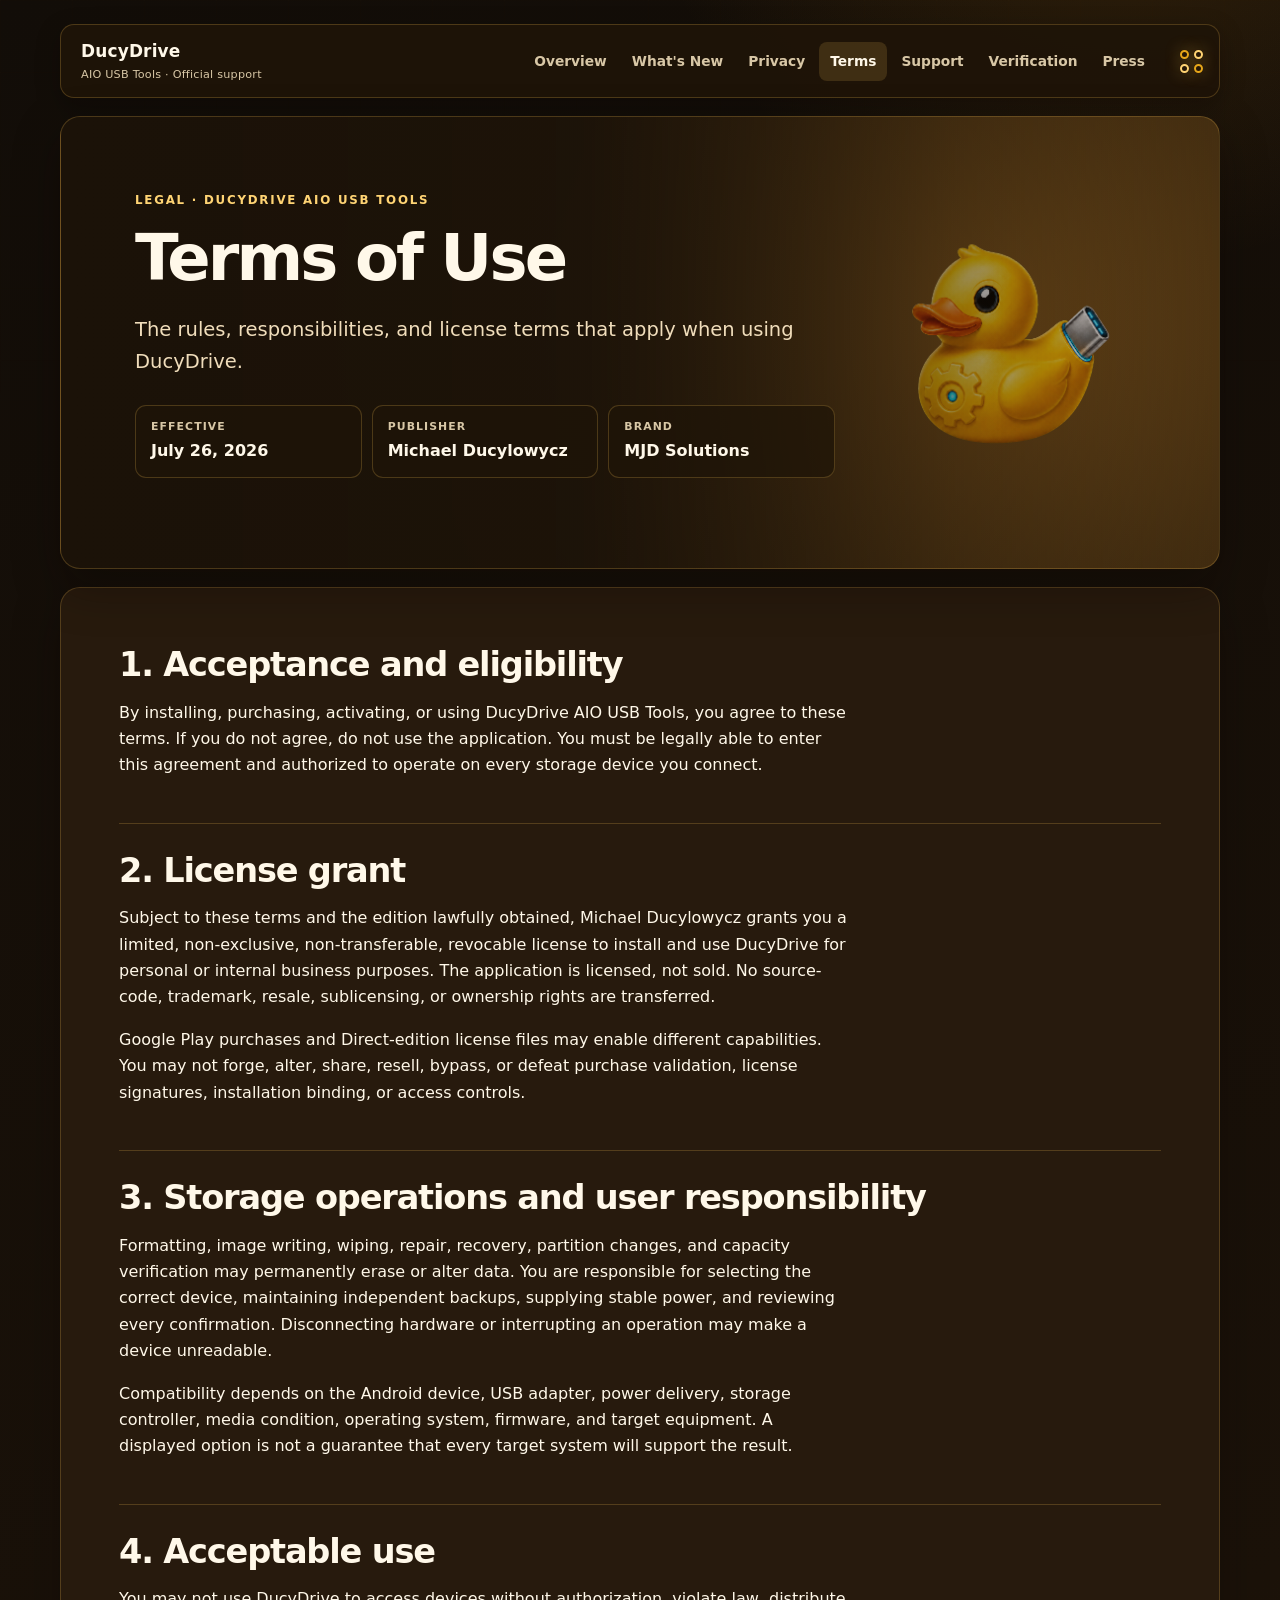
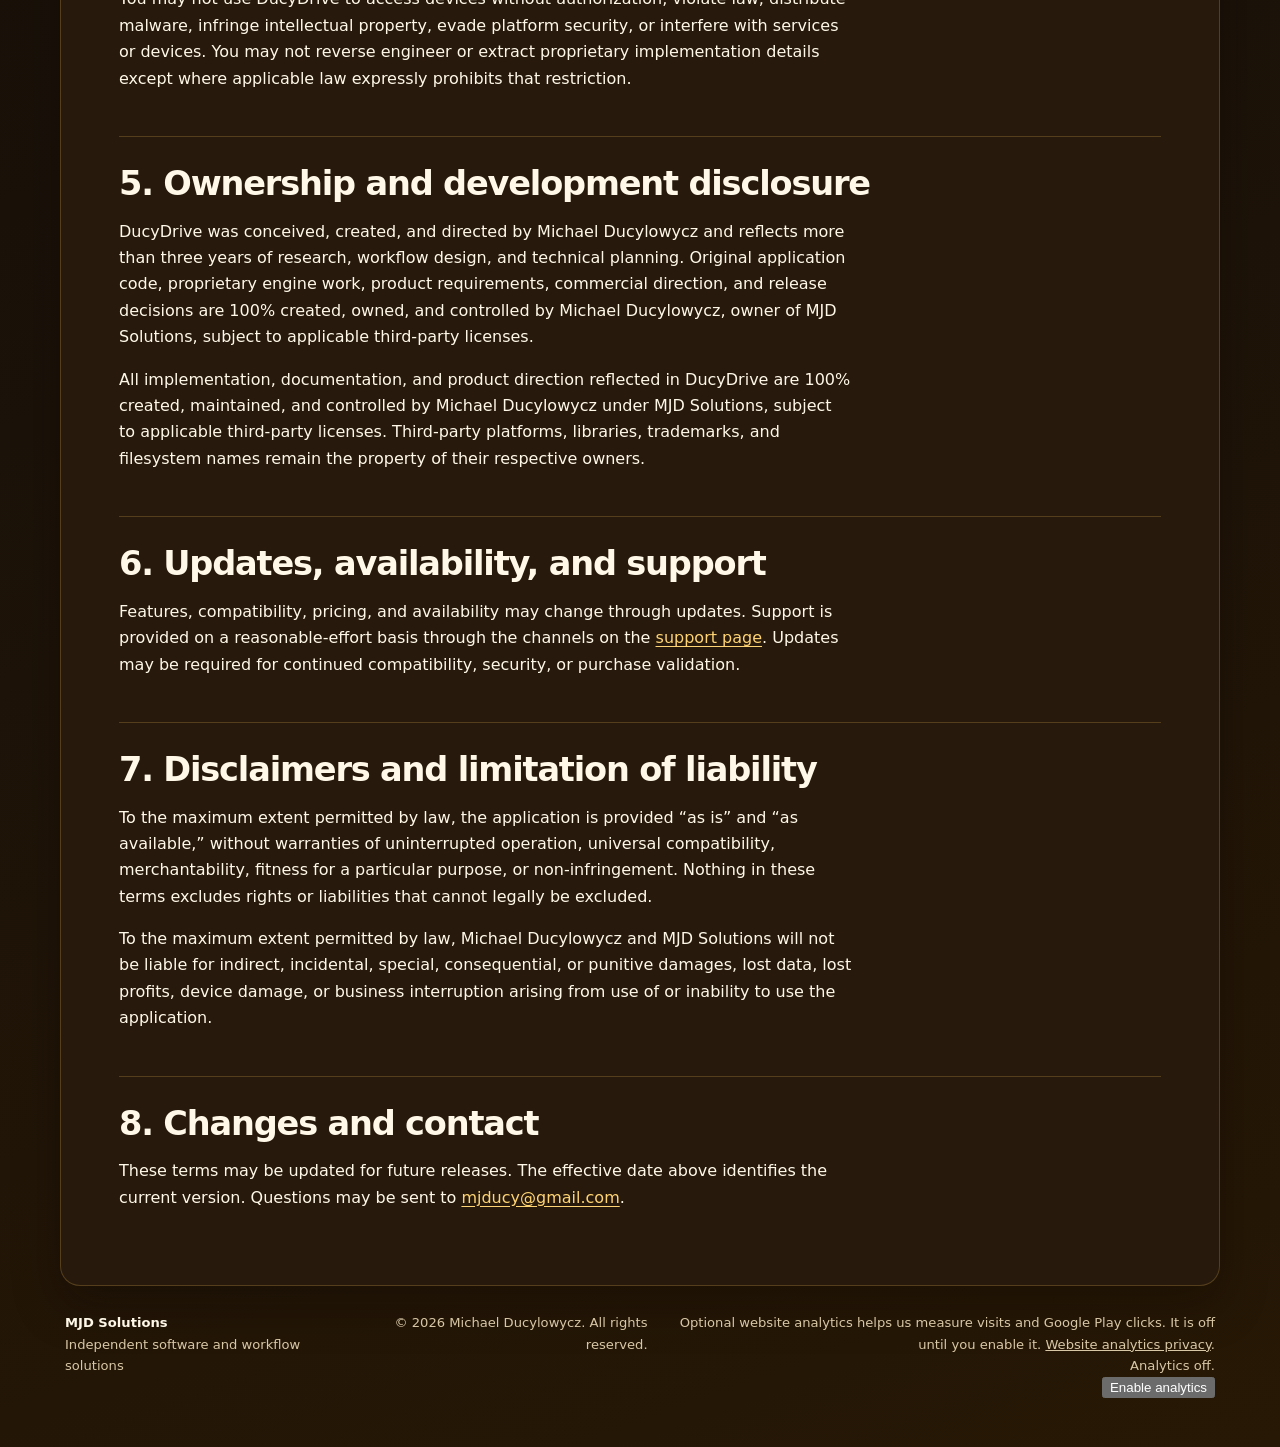
<file: terms.html>
<!doctype html>
<html lang="en">
<head>
  <meta charset="utf-8">
  <meta name="viewport" content="width=device-width, initial-scale=1">
  <meta name="theme-color" content="#211608">
  <meta name="description" content="Terms of use for DucyDrive AIO USB Tools by MJD Solutions.">
  <title>Terms of Use — DucyDrive AIO USB Tools</title>
  <link rel="stylesheet" href="styles.css?v=20261009-gold3">
  <script defer src="analytics.js?v=20261101"></script>
</head>
<body>
  <a class="skip-link" href="#main">Skip to content</a>
  <div class="site-shell">
    <header class="site-header">
      <a class="wordmark" href="index.html" aria-label="DucyDrive home">
        <span><strong>DucyDrive</strong><small>AIO USB Tools · Official support</small></span>
      </a>
      <nav aria-label="Primary navigation">
        <a href="index.html">Overview</a><a href="changelog.html">What's New</a><a href="privacy.html">Privacy</a>
        <a aria-current="page" href="terms.html">Terms</a><a href="support.html">Support</a>
        <a href="foreground-service-verification.html">Verification</a><a href="press.html">Press</a>
      </nav>
      <span class="header-accent" aria-hidden="true"><i></i><i></i><i></i><i></i></span>
    </header>
    <main id="main">
      <section class="page-hero">
        <p class="eyebrow">Legal · DucyDrive AIO USB Tools</p>
        <h1>Terms of Use</h1>
        <p class="lede">The rules, responsibilities, and license terms that apply when using DucyDrive.</p>
        <dl class="facts">
          <div><dt>Effective</dt><dd>July 26, 2026</dd></div>
          <div><dt>Publisher</dt><dd>Michael Ducylowycz</dd></div>
          <div><dt>Brand</dt><dd>MJD Solutions</dd></div>
        </dl>
      </section>
      <div class="content-panel">
        <section class="content-section">
          <h2>1. Acceptance and eligibility</h2>
          <p>By installing, purchasing, activating, or using DucyDrive AIO USB Tools, you agree to these terms. If you do not agree, do not use the application. You must be legally able to enter this agreement and authorized to operate on every storage device you connect.</p>
        </section>
        <section class="content-section">
          <h2>2. License grant</h2>
          <p>Subject to these terms and the edition lawfully obtained, Michael Ducylowycz grants you a limited, non-exclusive, non-transferable, revocable license to install and use DucyDrive for personal or internal business purposes. The application is licensed, not sold. No source-code, trademark, resale, sublicensing, or ownership rights are transferred.</p>
          <p>Google Play purchases and Direct-edition license files may enable different capabilities. You may not forge, alter, share, resell, bypass, or defeat purchase validation, license signatures, installation binding, or access controls.</p>
        </section>
        <section class="content-section">
          <h2>3. Storage operations and user responsibility</h2>
          <p>Formatting, image writing, wiping, repair, recovery, partition changes, and capacity verification may permanently erase or alter data. You are responsible for selecting the correct device, maintaining independent backups, supplying stable power, and reviewing every confirmation. Disconnecting hardware or interrupting an operation may make a device unreadable.</p>
          <p>Compatibility depends on the Android device, USB adapter, power delivery, storage controller, media condition, operating system, firmware, and target equipment. A displayed option is not a guarantee that every target system will support the result.</p>
        </section>
        <section class="content-section">
          <h2>4. Acceptable use</h2>
          <p>You may not use DucyDrive to access devices without authorization, violate law, distribute malware, infringe intellectual property, evade platform security, or interfere with services or devices. You may not reverse engineer or extract proprietary implementation details except where applicable law expressly prohibits that restriction.</p>
        </section>
        <section class="content-section">
          <h2>5. Ownership and development disclosure</h2>
          <p>DucyDrive was conceived, created, and directed by Michael Ducylowycz and reflects more than three years of research, workflow design, and technical planning. Original application code, proprietary engine work, product requirements, commercial direction, and release decisions are 100% created, owned, and controlled by Michael Ducylowycz, owner of MJD Solutions, subject to applicable third-party licenses.</p>
          <p>All implementation, documentation, and product direction reflected in DucyDrive are 100% created, maintained, and controlled by Michael Ducylowycz under MJD Solutions, subject to applicable third-party licenses. Third-party platforms, libraries, trademarks, and filesystem names remain the property of their respective owners.</p>
        </section>
        <section class="content-section">
          <h2>6. Updates, availability, and support</h2>
          <p>Features, compatibility, pricing, and availability may change through updates. Support is provided on a reasonable-effort basis through the channels on the <a href="support.html">support page</a>. Updates may be required for continued compatibility, security, or purchase validation.</p>
        </section>
        <section class="content-section">
          <h2>7. Disclaimers and limitation of liability</h2>
          <p>To the maximum extent permitted by law, the application is provided “as is” and “as available,” without warranties of uninterrupted operation, universal compatibility, merchantability, fitness for a particular purpose, or non-infringement. Nothing in these terms excludes rights or liabilities that cannot legally be excluded.</p>
          <p>To the maximum extent permitted by law, Michael Ducylowycz and MJD Solutions will not be liable for indirect, incidental, special, consequential, or punitive damages, lost data, lost profits, device damage, or business interruption arising from use of or inability to use the application.</p>
        </section>
        <section class="content-section">
          <h2>8. Changes and contact</h2>
          <p>These terms may be updated for future releases. The effective date above identifies the current version. Questions may be sent to <a href="mailto:mjducy@gmail.com">mjducy@gmail.com</a>.</p>
        </section>
      </div>
    </main>
    <footer><div><strong>MJD Solutions</strong><span>Independent software and workflow solutions</span></div><p>© 2026 Michael Ducylowycz. All rights reserved.</p><section aria-label="Website analytics preferences"><p>Optional website analytics helps us measure visits and Google Play clicks. It is off until you enable it. <a href="privacy.html#website-analytics">Website analytics privacy</a>. <span id="analytics-status" role="status">Analytics off.</span> <button type="button" id="analytics-enable">Enable analytics</button> <button type="button" id="analytics-disable" hidden>Disable analytics</button></p></section></footer>
  </div>
</body>
</html>
</file>
<file: styles.css>
:root {
  color-scheme: dark;
  --ink: #fff8e9;
  --muted: #d8c7a6;
  --navy-950: #120d08;
  --navy-900: #211608;
  --navy-800: #36230d;
  --surface: #271a0d;
  --surface-strong: #39250f;
  --blue: #e7a71a;
  --blue-bright: #ffd474;
  --gold: #ffd474;
  --border: rgba(245, 190, 83, 0.22);
  --border-strong: rgba(255, 212, 116, 0.55);
  --shadow: 0 18px 46px rgba(12, 7, 2, 0.34);
  --radius: 20px;
}

* { box-sizing: border-box; }

.release-screen { display: block; width: min(100%, 300px); justify-self: center; }
.release-spotlight .release-screen img { width: 100%; height: auto; max-height: none; object-fit: contain; border-radius: 20px; }
.screenshot-grid { display: grid; grid-template-columns: repeat(auto-fit, minmax(min(100%, 210px), 1fr)); gap: 24px; margin-top: 28px; }
.screenshot-grid figure { margin: 0; max-width: 300px; justify-self: center; }
.screenshot-grid img { display: block; width: 100%; height: auto; border: 1px solid var(--border-strong); border-radius: 16px; }
.screenshot-grid figcaption { margin-top: 10px; font-weight: 600; color: var(--muted); }
.animation-preview { margin-top: 28px; }
.animation-preview summary { cursor: pointer; padding: 16px 0; font-weight: 600; }
.animation-preview video { display: block; width: min(100%, 330px); max-height: 75vh; border-radius: 16px; }

html { scroll-behavior: smooth; }

body {
  margin: 0;
  min-height: 100vh;
  color: var(--ink);
  font-family: Inter, ui-sans-serif, system-ui, -apple-system, BlinkMacSystemFont, "Segoe UI", sans-serif;
  line-height: 1.65;
  background:
    radial-gradient(circle at 88% -8%, rgba(201, 129, 18, 0.2), transparent 32rem),
    linear-gradient(160deg, var(--navy-950), #1b1209 58%, #271805);
}

body::before {
  position: fixed;
  inset: 0;
  z-index: -1;
  content: "";
  opacity: 0.13;
  pointer-events: none;
  background-image:
    linear-gradient(rgba(255, 204, 99, 0.07) 1px, transparent 1px),
    linear-gradient(90deg, rgba(255, 204, 99, 0.07) 1px, transparent 1px);
  background-size: 72px 72px;
  mask-image: linear-gradient(to bottom, black, transparent 75%);
}

a { color: inherit; }

.skip-link {
  position: fixed;
  top: 12px;
  left: 12px;
  z-index: 99;
  padding: 10px 14px;
  border-radius: 10px;
  color: #211507;
  background: var(--gold);
  transform: translateY(-160%);
}

.skip-link:focus { transform: translateY(0); }

.site-shell {
  width: min(1160px, calc(100% - 40px));
  margin: 0 auto;
  padding: 24px 0 40px;
}

.site-header {
  display: flex;
  align-items: center;
  justify-content: space-between;
  gap: 22px;
  padding: 13px 16px 13px 20px;
  border: 1px solid var(--border);
  border-radius: 14px;
  background: rgba(31, 20, 8, 0.96);
  box-shadow: 0 8px 24px rgba(12, 7, 2, 0.3);
}

/* Primary navigation is deliberately allowed to wrap. Nothing important is
   hidden in a horizontal scroller on narrow screens. */
.site-header nav { min-width: 0; }

.wordmark {
  display: flex;
  align-items: center;
  gap: 12px;
  text-decoration: none;
  white-space: nowrap;
}

.wordmark strong,
.wordmark small { display: block; }
.wordmark strong { font-size: 1.06rem; letter-spacing: 0.01em; }
.wordmark small { color: var(--muted); font-size: 0.7rem; letter-spacing: 0.02em; }

.header-accent {
  display: grid;
  flex: 0 0 auto;
  grid-template-columns: repeat(2, 9px);
  gap: 5px;
  margin-left: 2px;
}

.header-accent i {
  width: 9px;
  height: 9px;
  border: 2px solid var(--blue);
  border-radius: 50%;
  box-shadow: 0 0 16px rgba(255, 202, 86, 0.42);
}

.header-accent i:nth-child(2),
.header-accent i:nth-child(3) { border-color: var(--gold); }

nav { display: flex; flex: 1; flex-wrap: wrap; justify-content: flex-end; gap: 3px; }
nav a {
  padding: 8px 11px;
  border-radius: 8px;
  color: var(--muted);
  font-size: 0.86rem;
  font-weight: 680;
  text-decoration: none;
}
nav a:hover,
nav a:focus-visible,
nav a[aria-current="page"] { color: var(--ink); background: rgba(255, 202, 86, 0.15); }

main { margin-top: 18px; }

.hero,
.section,
.page-hero,
.content-panel {
  border: 1px solid var(--border);
  background: var(--surface);
  box-shadow: var(--shadow);
}

.hero {
  display: grid;
  grid-template-columns: 1.12fr 0.88fr;
  min-height: 500px;
  overflow: hidden;
  border-radius: var(--radius);
}

.hero-copy {
  align-self: center;
  padding: clamp(34px, 6vw, 72px);
}

.hero-art {
  position: relative;
  min-height: 390px;
  border-left: 1px solid var(--border);
  background:
    radial-gradient(circle at 50% 48%, rgba(255, 197, 82, 0.43) 0%, rgba(221, 145, 30, 0.21) 30%, transparent 62%),
    linear-gradient(90deg, var(--navy-900), transparent 30%),
    repeating-linear-gradient(135deg, transparent 0 34px, rgba(255, 192, 65, 0.055) 35px, transparent 36px 78px),
    linear-gradient(145deg, #291b0c, #120d08);
}

.hero-art::before {
  position: absolute;
  inset: 0;
  content: "";
  background: url("assets/ducy-duck-brand-cutout.png") center / min(80%, 420px) auto no-repeat;
  filter: drop-shadow(0 18px 38px rgba(10, 6, 2, 0.42));
}

.hero-art::after {
  position: absolute;
  inset: 24px;
  content: "";
  pointer-events: none;
  border: 1px solid rgba(255, 212, 116, 0.13);
  border-radius: 18px;
}

.eyebrow {
  margin: 0 0 12px;
  color: var(--blue-bright);
  font-size: 0.74rem;
  font-weight: 820;
  letter-spacing: 0.15em;
  text-transform: uppercase;
}

h1, h2, h3 { line-height: 1.12; text-wrap: balance; }
h1 { margin: 0; font-size: clamp(2.4rem, 5.6vw, 4.5rem); letter-spacing: -0.045em; }
h2 { margin: 0; font-size: clamp(1.8rem, 4vw, 3rem); letter-spacing: -0.035em; }
h3 { margin: 0; font-size: 1.18rem; }
p, li { max-width: 72ch; }
.lede { color: #f0ddbb; font-size: clamp(1.02rem, 2vw, 1.22rem); }
.muted, .meta { color: var(--muted); }

.actions { display: flex; flex-wrap: wrap; gap: 12px; margin-top: 28px; }
.button {
  display: inline-flex;
  align-items: center;
  justify-content: center;
  min-height: 46px;
  padding: 10px 17px;
  border: 1px solid var(--border-strong);
  border-radius: 12px;
  color: var(--ink);
  font-weight: 760;
  text-decoration: none;
  transition: transform 160ms ease, border-color 160ms ease, background 160ms ease;
}
.button:hover { transform: translateY(-2px); border-color: var(--blue); background: rgba(255, 202, 86, 0.12); }
.button.primary { border-color: var(--blue); color: #271607; background: linear-gradient(135deg, var(--blue-bright), var(--blue)); }

.section {
  margin-top: 18px;
  padding: clamp(30px, 5vw, 58px);
  border-radius: var(--radius);
}

.section-heading-row {
  display: grid;
  grid-template-columns: 1fr minmax(280px, 0.72fr);
  align-items: end;
  gap: clamp(24px, 5vw, 64px);
}
.section-intro { margin: 0; color: var(--muted); }
.feature-overview {
  background:
    radial-gradient(circle at 96% 5%, rgba(255, 202, 86, 0.13), transparent 24rem),
    linear-gradient(145deg, #2e1e0d, #1c1309);
}
.feature-card-grid {
  display: grid;
  grid-template-columns: repeat(3, minmax(0, 1fr));
  gap: 14px;
  margin-top: 30px;
}
.feature-card {
  position: relative;
  min-height: 220px;
  padding: 24px;
  overflow: hidden;
  border: 1px solid var(--border);
  border-radius: 16px;
  background: linear-gradient(155deg, rgba(62, 41, 17, 0.88), rgba(31, 20, 9, 0.88));
}
.feature-card::after {
  position: absolute;
  right: -28px;
  bottom: -34px;
  width: 105px;
  height: 105px;
  border: 1px solid rgba(255, 202, 86, 0.17);
  border-radius: 50%;
  content: "";
}
.feature-symbol {
  display: inline-grid;
  width: 38px;
  height: 38px;
  margin-bottom: 38px;
  place-items: center;
  border: 1px solid var(--border-strong);
  border-radius: 11px;
  color: var(--gold);
  font-size: 0.7rem;
  font-weight: 850;
  letter-spacing: 0.08em;
  background: rgba(255, 202, 86, 0.1);
}
.feature-card p { margin-bottom: 0; color: var(--muted); font-size: 0.93rem; }
.feature-footer {
  display: flex;
  align-items: center;
  justify-content: space-between;
  gap: 24px;
  margin-top: 22px;
  padding-top: 20px;
  border-top: 1px solid var(--border);
}
.feature-footer p { margin: 0; color: var(--muted); font-size: 0.88rem; }
.feature-footer .text-link { flex: 0 0 auto; text-decoration: none; }

.intro-grid,
.story { display: grid; grid-template-columns: 0.85fr 1.15fr; gap: clamp(28px, 6vw, 72px); }

.metric-panel { display: grid; gap: 10px; }
.metric-panel div {
  display: grid;
  grid-template-columns: minmax(110px, 0.65fr) 1.35fr;
  align-items: center;
  gap: 16px;
  padding: 18px;
  border: 1px solid var(--border);
  border-radius: 14px;
  background: rgba(34, 22, 9, 0.68);
}
.metric-panel strong { color: var(--gold); font-size: 1.05rem; }
.metric-panel span { color: var(--muted); }

.card-grid {
  display: grid;
  grid-template-columns: repeat(4, 1fr);
  gap: 14px;
  margin-top: 26px;
}
.resource-card {
  display: flex;
  flex-direction: column;
  min-height: 265px;
  padding: 22px;
  border: 1px solid var(--border);
  border-radius: 14px;
  background: #36240f;
  text-decoration: none;
  transition: transform 180ms ease, border-color 180ms ease;
}
.resource-card:hover { transform: translateY(-4px); border-color: var(--blue); }
.resource-card p { color: var(--muted); font-size: 0.92rem; }
.card-icon { margin-bottom: auto; color: var(--gold); font-size: 0.72rem; font-weight: 850; letter-spacing: 0.13em; }
.text-link { margin-top: auto; color: var(--blue-bright); font-size: 0.9rem; font-weight: 760; }

.story { background: linear-gradient(135deg, rgba(59, 39, 16, 0.94), rgba(26, 17, 7, 0.94)); }
.story-copy p:first-child { margin-top: 0; font-weight: 650; }
.notice {
  padding: 15px 18px;
  border-left: 3px solid var(--gold);
  color: var(--muted);
  background: rgba(255, 196, 83, 0.06);
}

.page-hero {
  position: relative;
  isolation: isolate;
  min-height: 360px;
  padding: clamp(42px, 7vw, 74px);
  overflow: hidden;
  border-radius: var(--radius);
  background:
    linear-gradient(90deg, rgba(27, 18, 8, 1) 0%, rgba(27, 18, 8, 0.96) 45%, rgba(27, 18, 8, 0.46) 77%, rgba(27, 18, 8, 0.22) 100%),
    url("assets/ducy-duck-brand-cutout.png") right 8% center / 310px auto no-repeat,
    radial-gradient(circle at 80% 45%, #80551C 0%, #503613 31%, #211608 72%);
}
.page-hero > * { position: relative; z-index: 1; }
.page-hero h1 { max-width: 700px; font-size: clamp(2.3rem, 5vw, 4rem); }
.page-hero .lede { max-width: 700px; }
.facts { display: grid; grid-template-columns: repeat(3, minmax(0, 1fr)); gap: 10px; max-width: 700px; margin-top: 26px; }
.facts div { min-width: 0; padding: 12px 15px; border: 1px solid var(--border); border-radius: 11px; background: rgba(30, 20, 8, 0.7); }
.facts dt { color: var(--muted); font-size: 0.68rem; font-weight: 800; letter-spacing: 0.1em; text-transform: uppercase; }
.facts dd { margin: 3px 0 0; font-weight: 720; }

.content-panel {
  padding: clamp(28px, 5vw, 58px);
  width: 100%;
  margin: 18px 0 0;
  border-radius: var(--radius);
}
.content-section { padding: 0 0 28px; margin: 0 0 28px; border-bottom: 1px solid var(--border); }
.content-section:last-child { padding-bottom: 0; margin-bottom: 0; border-bottom: 0; }
.content-section h2 { font-size: clamp(1.45rem, 3vw, 2.1rem); }
.content-section h3 { margin-top: 24px; }
.content-section a { color: var(--blue-bright); text-underline-offset: 0.2em; }
.summary-grid, .video-grid { display: grid; grid-template-columns: repeat(3, 1fr); gap: 14px; margin-top: 22px; }
.summary-grid article, .video-card { padding: 20px; border: 1px solid var(--border); border-radius: 15px; background: rgba(43, 28, 11, 0.72); }
.summary-grid p, .video-card p { color: var(--muted); }
.video-grid { grid-template-columns: repeat(2, 1fr); }
video { display: block; width: min(100%, 360px); max-height: 680px; margin: 18px auto 0; border: 1px solid var(--border); border-radius: 14px; background: #000; }

.demo-layout {
  display: grid;
  grid-template-columns: minmax(280px, 0.82fr) minmax(320px, 1.18fr);
  gap: clamp(26px, 5vw, 64px);
  align-items: center;
  margin-top: 28px;
}

.demo-stage {
  padding: 18px;
  border: 1px solid var(--border);
  border-radius: 24px;
  background: linear-gradient(145deg, rgba(194, 132, 25, 0.2), rgba(36, 23, 9, 0.82));
  box-shadow: 0 28px 70px rgba(0, 0, 0, 0.26);
}

.demo-stage video {
  width: min(100%, 390px);
  max-height: 694px;
  margin: 0 auto;
  border-radius: 16px;
}

.demo-details h3 { margin-top: 6px; font-size: clamp(1.55rem, 3vw, 2.2rem); }
.demo-points { display: grid; gap: 15px; margin: 24px 0 28px; padding: 0; list-style: none; }
.demo-points li { padding: 15px 17px; border-left: 3px solid var(--gold); border-radius: 0 12px 12px 0; background: rgba(46, 30, 12, 0.72); color: var(--muted); }
.demo-points strong { color: var(--ink); }

footer {
  display: flex;
  justify-content: space-between;
  gap: 24px;
  padding: 26px 5px 8px;
  color: var(--muted);
  font-size: 0.82rem;
}
footer strong, footer span { display: block; }
footer strong { color: var(--ink); }
footer p { margin: 0; text-align: right; }

@media (max-width: 900px) {
  .site-header { align-items: flex-start; flex-direction: column; position: relative; }
  .header-accent { position: absolute; top: 18px; right: 18px; }
  .hero { grid-template-columns: 1fr; }
  .hero-art { min-height: 260px; border-top: 1px solid var(--border); border-left: 0; }
  .intro-grid, .story { grid-template-columns: 1fr; }
  .section-heading-row { grid-template-columns: 1fr; }
  .demo-layout { grid-template-columns: 1fr; }
  .feature-card-grid { grid-template-columns: repeat(2, minmax(0, 1fr)); }
  .card-grid { grid-template-columns: repeat(2, 1fr); }
}

@media (max-width: 620px) {
  .site-shell { width: min(100% - 20px, 1180px); padding-top: 10px; }
  .site-header { padding: 14px; border-radius: 14px; }
  nav { justify-content: flex-start; gap: 3px; }
  nav a { padding: 7px 8px; font-size: 0.78rem; }
  .hero, .section, .page-hero, .content-panel { border-radius: 16px; }
  .page-hero { min-height: auto; padding: 36px 24px; background-position: 68% center; }
  .content-panel { width: 100%; }
  .hero-copy { padding: 30px 24px; }
  .card-grid, .summary-grid, .video-grid, .feature-card-grid { grid-template-columns: 1fr; }
  .feature-card { min-height: 0; }
  .feature-footer { align-items: flex-start; flex-direction: column; }
  .facts { grid-template-columns: 1fr; max-width: none; }
  .resource-card { min-height: 225px; }
  .metric-panel div { grid-template-columns: 1fr; gap: 3px; }
  footer { flex-direction: column; }
  footer p { text-align: left; }
}

@media (prefers-reduced-motion: reduce) {
  html { scroll-behavior: auto; }
  *, *::before, *::after { transition-duration: 0.01ms !important; }
}
.release-spotlight {
  display: grid;
  grid-template-columns: minmax(0, 1fr) minmax(280px, 0.82fr);
  align-items: center;
  gap: clamp(1.5rem, 4vw, 3.5rem);
}

.release-spotlight img {
  display: block;
  width: 100%;
  border: 1px solid rgba(255, 202, 86, 0.32);
  border-radius: 22px;
  box-shadow: 0 24px 60px rgba(0, 0, 0, 0.32);
}

.release-caveat {
  margin-top: 1rem;
  color: var(--muted);
  font-size: 0.9rem;
}

.release-current {
  padding: clamp(24px, 4vw, 38px);
  border: 1px solid var(--border-strong);
  border-radius: 18px;
  background: linear-gradient(145deg, rgba(64, 42, 17, 0.92), rgba(34, 22, 9, 0.92));
}

.release-status-grid {
  display: grid;
  grid-template-columns: repeat(3, minmax(0, 1fr));
  gap: 10px;
  margin-top: 24px;
}

.release-status-grid div {
  padding: 16px;
  border: 1px solid var(--border);
  border-radius: 13px;
  background: rgba(31, 20, 8, 0.65);
}

.release-status-grid strong,
.release-status-grid span { display: block; }
.release-status-grid strong { color: var(--gold); }
.release-status-grid span { margin-top: 4px; color: var(--muted); font-size: 0.88rem; }

@media (max-width: 760px) {
  .release-spotlight {
    grid-template-columns: 1fr;
  }

  .release-status-grid {
    grid-template-columns: 1fr;
  }
}
</file>
